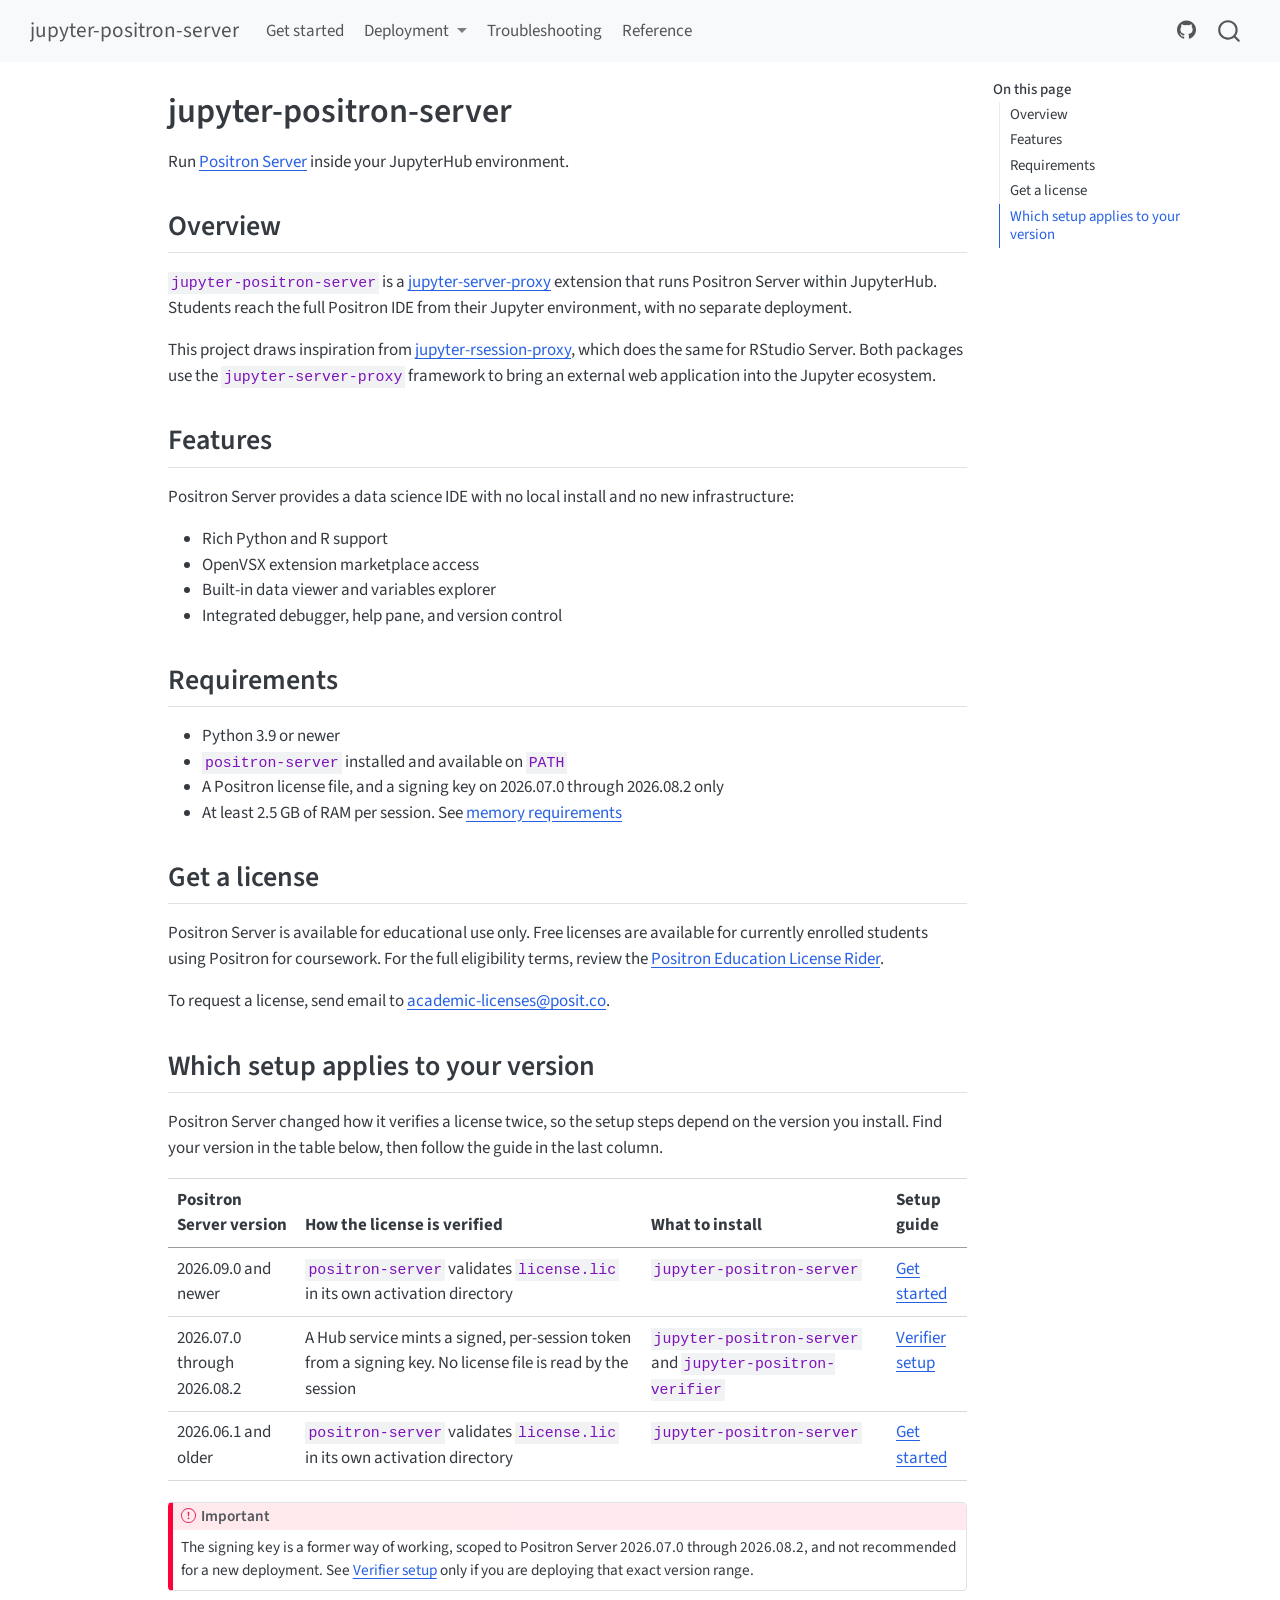
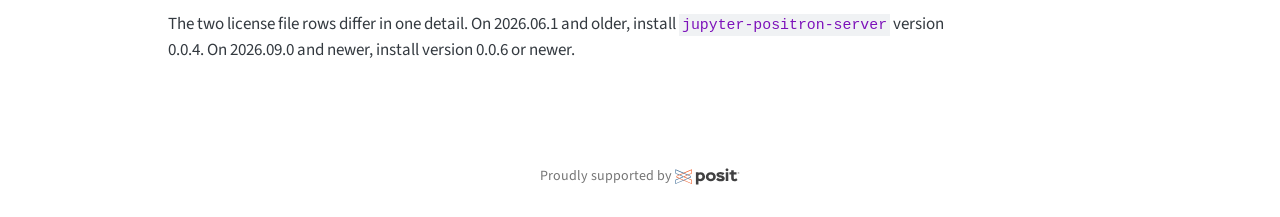
<file: index.html>
<!DOCTYPE html>
<html xmlns="http://www.w3.org/1999/xhtml" lang="en" xml:lang="en"><head>

<meta charset="utf-8">
<meta name="generator" content="quarto-1.10.19">

<meta name="viewport" content="width=device-width, initial-scale=1.0, user-scalable=yes">


<title>jupyter-positron-server</title>
<style>
/* Default styles provided by pandoc.
** See https://pandoc.org/MANUAL.html#variables-for-html for config info.
*/
span.smallcaps{font-variant: small-caps;}
div.columns{display: flex; gap: 1.5em;}
div.column{flex: auto;}
@media screen {
div.columns{gap: min(4vw, 1.5em);}
div.column{overflow-x: auto;}
}
div.hanging-indent{margin-left: 1.5em; text-indent: -1.5em;}
ul.task-list{list-style: none;}
ul.task-list li input[type="checkbox"] {
  width: 0.8em;
  margin: 0 0.8em 0.2em -1em; /* quarto-specific, see https://github.com/quarto-dev/quarto-cli/issues/4556 */ 
  vertical-align: middle;
}
</style>


<script src="site_libs/quarto-nav/quarto-nav.js"></script>
<script src="site_libs/clipboard/clipboard.min.js"></script>
<script src="site_libs/quarto-search/autocomplete.umd.js"></script>
<script src="site_libs/quarto-search/fuse.min.js"></script>
<script src="site_libs/quarto-search/quarto-search.js"></script>
<meta name="quarto:offset" content="./">
<script src="site_libs/quarto-html/quarto.js" type="module"></script>
<script src="site_libs/quarto-html/tabsets/tabsets.js" type="module"></script>
<script src="site_libs/quarto-html/popper.min.js"></script>
<script src="site_libs/quarto-html/tippy.umd.min.js"></script>
<script src="site_libs/quarto-html/anchor.min.js"></script>
<link href="site_libs/quarto-html/tippy.css" rel="stylesheet">
<link href="site_libs/quarto-html/quarto-syntax-highlighting-bf27225e3a48a9273f3daa8f8e829971.css" rel="stylesheet" id="quarto-text-highlighting-styles">
<script src="site_libs/bootstrap/bootstrap.min.js"></script>
<link href="site_libs/bootstrap/bootstrap-icons.css" rel="stylesheet">
<link href="site_libs/bootstrap/bootstrap-c4d3e0078a890bf3a79e9e11db7ee5ef.min.css" rel="stylesheet" append-hash="true" id="quarto-bootstrap" data-mode="light">
<script id="quarto-search-options" type="application/json">{
  "location": "navbar",
  "copy-button": false,
  "collapse-after": 3,
  "panel-placement": "end",
  "type": "overlay",
  "limit": 50,
  "keyboard-shortcut": [
    "f",
    "/",
    "s"
  ],
  "show-item-context": false,
  "language": {
    "search-no-results-text": "No results",
    "search-matching-documents-text": "matching documents",
    "search-copy-link-title": "Copy link to search",
    "search-hide-matches-text": "Hide additional matches",
    "search-more-match-text": "more match in this document",
    "search-more-matches-text": "more matches in this document",
    "search-clear-button-title": "Clear",
    "search-text-placeholder": "",
    "search-detached-cancel-button-title": "Cancel",
    "search-submit-button-title": "Submit",
    "search-label": "Search"
  }
}</script>


</head>

<body class="nav-fixed quarto-light">

<div id="quarto-search-results"></div>
  <header id="quarto-header" class="headroom fixed-top">
    <nav class="navbar navbar-expand-lg " data-bs-theme="dark">
      <div class="navbar-container container-fluid">
      <div class="navbar-brand-container mx-auto">
    <a class="navbar-brand" href="./index.html">
    <span class="navbar-title">jupyter-positron-server</span>
    </a>
  </div>
            <div id="quarto-search" class="" title="Search"></div>
          <button class="navbar-toggler" type="button" data-bs-toggle="collapse" data-bs-target="#navbarCollapse" aria-controls="navbarCollapse" role="menu" aria-expanded="false" aria-label="Toggle navigation" onclick="if (window.quartoToggleHeadroom) { window.quartoToggleHeadroom(); }">
  <span class="navbar-toggler-icon"></span>
</button>
          <div class="collapse navbar-collapse" id="navbarCollapse">
            <ul class="navbar-nav navbar-nav-scroll me-auto">
  <li class="nav-item">
    <a class="nav-link" href="./get_started.html"> 
<span class="menu-text">Get started</span></a>
  </li>  
  <li class="nav-item dropdown ">
    <a class="nav-link dropdown-toggle" href="#" id="nav-menu-deployment" role="link" data-bs-toggle="dropdown" aria-expanded="false">
 <span class="menu-text">Deployment</span>
    </a>
    <ul class="dropdown-menu" aria-labelledby="nav-menu-deployment">    
        <li>
    <a class="dropdown-item" href="./configuration.html">
 <span class="dropdown-text">Configuration</span></a>
  </li>  
        <li>
    <a class="dropdown-item" href="./deployment.html">
 <span class="dropdown-text">Templates</span></a>
  </li>  
    </ul>
  </li>
  <li class="nav-item">
    <a class="nav-link" href="./troubleshooting.html"> 
<span class="menu-text">Troubleshooting</span></a>
  </li>  
  <li class="nav-item">
    <a class="nav-link" href="./reference/index.html"> 
<span class="menu-text">Reference</span></a>
  </li>  
</ul>
            <ul class="navbar-nav navbar-nav-scroll ms-auto">
  <li class="nav-item compact">
    <a class="nav-link" href="https://github.com/posit-dev/jupyter-positron-server"> <i class="bi bi-github" role="img" aria-label="jupyter-positron-server GitHub">
</i> 
<span class="menu-text"></span></a>
  </li>  
</ul>
          </div> <!-- /navcollapse -->
            <div class="quarto-navbar-tools">
</div>
      </div> <!-- /container-fluid -->
    </nav>
</header>
<!-- content -->
<div id="quarto-content" class="quarto-container page-columns page-rows-contents page-layout-article page-navbar">
<!-- sidebar -->
<!-- margin-sidebar -->
    <div id="quarto-margin-sidebar" class="sidebar margin-sidebar">
        <nav id="TOC" role="doc-toc" class="toc-active">
    <h2 id="toc-title">On this page</h2>
   
  <ul>
  <li><a href="#overview" id="toc-overview" class="nav-link active" data-scroll-target="#overview">Overview</a></li>
  <li><a href="#features" id="toc-features" class="nav-link" data-scroll-target="#features">Features</a></li>
  <li><a href="#requirements" id="toc-requirements" class="nav-link" data-scroll-target="#requirements">Requirements</a></li>
  <li><a href="#get-a-license" id="toc-get-a-license" class="nav-link" data-scroll-target="#get-a-license">Get a license</a></li>
  <li><a href="#which-setup-applies-to-your-version" id="toc-which-setup-applies-to-your-version" class="nav-link" data-scroll-target="#which-setup-applies-to-your-version">Which setup applies to your version</a></li>
  </ul>
</nav>
    </div>
<!-- main -->
<main class="content" id="quarto-document-content">

<header id="title-block-header" class="quarto-title-block default">
<div class="quarto-title">
<h1 class="title">jupyter-positron-server</h1>
</div>



<div class="quarto-title-meta">

    
  
    
  </div>
  


</header>


<p>Run <a href="https://github.com/posit-dev/positron">Positron Server</a> inside your JupyterHub environment.</p>
<section id="overview" class="level2">
<h2 class="anchored" data-anchor-id="overview">Overview</h2>
<p><code>jupyter-positron-server</code> is a <a href="https://jupyter-server-proxy.readthedocs.io/">jupyter-server-proxy</a> extension that runs Positron Server within JupyterHub. Students reach the full Positron IDE from their Jupyter environment, with no separate deployment.</p>
<p>This project draws inspiration from <a href="https://github.com/jupyterhub/jupyter-rsession-proxy">jupyter-rsession-proxy</a>, which does the same for RStudio Server. Both packages use the <code>jupyter-server-proxy</code> framework to bring an external web application into the Jupyter ecosystem.</p>
</section>
<section id="features" class="level2">
<h2 class="anchored" data-anchor-id="features">Features</h2>
<p>Positron Server provides a data science IDE with no local install and no new infrastructure:</p>
<ul>
<li>Rich Python and R support</li>
<li>OpenVSX extension marketplace access</li>
<li>Built-in data viewer and variables explorer</li>
<li>Integrated debugger, help pane, and version control</li>
</ul>
</section>
<section id="requirements" class="level2">
<h2 class="anchored" data-anchor-id="requirements">Requirements</h2>
<ul>
<li>Python 3.9 or newer</li>
<li><code>positron-server</code> installed and available on <code>PATH</code></li>
<li>A Positron license file, and a signing key on 2026.07.0 through 2026.08.2 only</li>
<li>At least 2.5 GB of RAM per session. See <a href="./configuration.html#memory-requirements">memory requirements</a></li>
</ul>
</section>
<section id="get-a-license" class="level2">
<h2 class="anchored" data-anchor-id="get-a-license">Get a license</h2>
<p>Positron Server is available for educational use only. Free licenses are available for currently enrolled students using Positron for coursework. For the full eligibility terms, review the <a href="https://github.com/posit-dev/positron/blob/main/LICENSE.txt">Positron Education License Rider</a>.</p>
<p>To request a license, send email to <a href="mailto:academic-licenses@posit.co">academic-licenses@posit.co</a>.</p>
</section>
<section id="which-setup-applies-to-your-version" class="level2">
<h2 class="anchored" data-anchor-id="which-setup-applies-to-your-version">Which setup applies to your version</h2>
<p>Positron Server changed how it verifies a license twice, so the setup steps depend on the version you install. Find your version in the table below, then follow the guide in the last column.</p>
<table class="caption-top table">
<thead>
<tr class="header">
<th>Positron Server version</th>
<th>How the license is verified</th>
<th>What to install</th>
<th>Setup guide</th>
</tr>
</thead>
<tbody>
<tr class="odd">
<td>2026.09.0 and newer</td>
<td><code>positron-server</code> validates <code>license.lic</code> in its own activation directory</td>
<td><code>jupyter-positron-server</code></td>
<td><a href="./get_started.html">Get started</a></td>
</tr>
<tr class="even">
<td>2026.07.0 through 2026.08.2</td>
<td>A Hub service mints a signed, per-session token from a signing key. No license file is read by the session</td>
<td><code>jupyter-positron-server</code> and <code>jupyter-positron-verifier</code></td>
<td><a href="./verifier_get_started.html">Verifier setup</a></td>
</tr>
<tr class="odd">
<td>2026.06.1 and older</td>
<td><code>positron-server</code> validates <code>license.lic</code> in its own activation directory</td>
<td><code>jupyter-positron-server</code></td>
<td><a href="./get_started.html">Get started</a></td>
</tr>
</tbody>
</table>
<div class="callout callout-style-default callout-important callout-titled">
<div class="callout-header d-flex align-content-center">
<div class="callout-icon-container">
<i class="callout-icon"></i>
</div>
<div class="callout-title-container flex-fill">
Important
</div>
</div>
<div class="callout-body-container callout-body">
<p>The signing key is a former way of working, scoped to Positron Server 2026.07.0 through 2026.08.2, and not recommended for a new deployment. See <a href="./verifier_get_started.html">Verifier setup</a> only if you are deploying that exact version range.</p>
</div>
</div>
<p>The two license file rows differ in one detail. On 2026.06.1 and older, install <code>jupyter-positron-server</code> version 0.0.4. On 2026.09.0 and newer, install version 0.0.6 or newer.</p>


</section>

</main> <!-- /main -->
<script id="quarto-html-after-body" type="application/javascript">
  window.document.addEventListener("DOMContentLoaded", function (event) {
    const icon = "";
    const anchorJS = new window.AnchorJS();
    anchorJS.options = {
      placement: 'right',
      icon: icon
    };
    anchorJS.add('.anchored');
    const isCodeAnnotation = (el) => {
      for (const clz of el.classList) {
        if (clz.startsWith('code-annotation-')) {                     
          return true;
        }
      }
      return false;
    }
    const onCopySuccess = function(e) {
      // button target
      const button = e.trigger;
      // don't keep focus
      button.blur();
      // flash "checked"
      button.classList.add('code-copy-button-checked');
      var currentTitle = button.getAttribute("title");
      button.setAttribute("title", "Copied!");
      let tooltip;
      if (window.bootstrap) {
        button.setAttribute("data-bs-toggle", "tooltip");
        button.setAttribute("data-bs-placement", "left");
        button.setAttribute("data-bs-title", "Copied!");
        tooltip = new bootstrap.Tooltip(button, 
          { trigger: "manual", 
            customClass: "code-copy-button-tooltip",
            offset: [0, -8]});
        tooltip.show();    
      }
      setTimeout(function() {
        if (tooltip) {
          tooltip.hide();
          button.removeAttribute("data-bs-title");
          button.removeAttribute("data-bs-toggle");
          button.removeAttribute("data-bs-placement");
        }
        button.setAttribute("title", currentTitle);
        button.classList.remove('code-copy-button-checked');
      }, 1000);
      // clear code selection
      e.clearSelection();
    }
    const getTextToCopy = function(trigger) {
      const outerScaffold = trigger.parentElement.cloneNode(true);
      const codeEl = outerScaffold.querySelector('code');
      for (const childEl of codeEl.children) {
        if (isCodeAnnotation(childEl)) {
          childEl.remove();
        }
      }
      return codeEl.innerText;
    }
    const clipboard = new window.ClipboardJS('.code-copy-button:not([data-in-quarto-modal])', {
      text: getTextToCopy
    });
    clipboard.on('success', onCopySuccess);
    if (window.document.getElementById('quarto-embedded-source-code-modal')) {
      const clipboardModal = new window.ClipboardJS('.code-copy-button[data-in-quarto-modal]', {
        text: getTextToCopy,
        container: window.document.getElementById('quarto-embedded-source-code-modal')
      });
      clipboardModal.on('success', onCopySuccess);
    }
      var localhostRegex = new RegExp(/^(?:http|https):\/\/localhost\:?[0-9]*\//);
      var mailtoRegex = new RegExp(/^mailto:/);
        var filterRegex = new RegExp('/' + window.location.host + '/');
      var isInternal = (href) => {
          return filterRegex.test(href) || localhostRegex.test(href) || mailtoRegex.test(href);
      }
      // Inspect non-navigation links and adorn them if external
     var links = window.document.querySelectorAll('a[href]:not(.nav-link):not(.navbar-brand):not(.toc-action):not(.sidebar-link):not(.sidebar-item-toggle):not(.pagination-link):not(.no-external):not([aria-hidden]):not(.dropdown-item):not(.quarto-navigation-tool):not(.about-link)');
      for (var i=0; i<links.length; i++) {
        const link = links[i];
        if (!isInternal(link.href)) {
          // undo the damage that might have been done by quarto-nav.js in the case of
          // links that we want to consider external
          if (link.dataset.originalHref !== undefined) {
            link.href = link.dataset.originalHref;
          }
        }
      }
    function tippyHover(el, contentFn, onTriggerFn, onUntriggerFn) {
      const config = {
        allowHTML: true,
        maxWidth: 500,
        delay: 100,
        arrow: false,
        appendTo: function(el) {
            return el.parentElement;
        },
        interactive: true,
        interactiveBorder: 10,
        theme: 'quarto',
        placement: 'bottom-start',
      };
      if (contentFn) {
        config.content = contentFn;
      }
      if (onTriggerFn) {
        config.onTrigger = onTriggerFn;
      }
      if (onUntriggerFn) {
        config.onUntrigger = onUntriggerFn;
      }
      window.tippy(el, config); 
    }
    const noterefs = window.document.querySelectorAll('a[role="doc-noteref"]');
    for (var i=0; i<noterefs.length; i++) {
      const ref = noterefs[i];
      tippyHover(ref, function() {
        // use id or data attribute instead here
        let href = ref.getAttribute('data-footnote-href') || ref.getAttribute('href');
        try { href = new URL(href).hash; } catch {}
        const id = href.replace(/^#\/?/, "");
        const note = window.document.getElementById(id);
        if (note) {
          return note.innerHTML;
        } else {
          return "";
        }
      });
    }
    const xrefs = window.document.querySelectorAll('a.quarto-xref');
    const processXRef = (id, note) => {
      // Strip column container classes
      const stripColumnClz = (el) => {
        el.classList.remove("page-full", "page-columns");
        if (el.children) {
          for (const child of el.children) {
            stripColumnClz(child);
          }
        }
      }
      stripColumnClz(note)
      if (id === null || id.startsWith('sec-')) {
        // Special case sections, only their first couple elements
        const container = document.createElement("div");
        if (note.children && note.children.length > 2) {
          container.appendChild(note.children[0].cloneNode(true));
          for (let i = 1; i < note.children.length; i++) {
            const child = note.children[i];
            if (child.tagName === "P" && child.innerText === "") {
              continue;
            } else {
              container.appendChild(child.cloneNode(true));
              break;
            }
          }
          if (window.Quarto?.typesetMath) {
            window.Quarto.typesetMath(container);
          }
          return container.innerHTML
        } else {
          if (window.Quarto?.typesetMath) {
            window.Quarto.typesetMath(note);
          }
          return note.innerHTML;
        }
      } else {
        // Remove any anchor links if they are present
        const anchorLink = note.querySelector('a.anchorjs-link');
        if (anchorLink) {
          anchorLink.remove();
        }
        if (window.Quarto?.typesetMath) {
          window.Quarto.typesetMath(note);
        }
        if (note.classList.contains("callout")) {
          return note.outerHTML;
        } else {
          return note.innerHTML;
        }
      }
    }
    for (var i=0; i<xrefs.length; i++) {
      const xref = xrefs[i];
      tippyHover(xref, undefined, function(instance) {
        instance.disable();
        let url = xref.getAttribute('href');
        let hash = undefined; 
        if (url.startsWith('#')) {
          hash = url;
        } else {
          try { hash = new URL(url).hash; } catch {}
        }
        if (hash) {
          const id = hash.replace(/^#\/?/, "");
          const note = window.document.getElementById(id);
          if (note !== null) {
            try {
              const html = processXRef(id, note.cloneNode(true));
              instance.setContent(html);
            } finally {
              instance.enable();
              instance.show();
            }
          } else {
            // See if we can fetch this
            fetch(url.split('#')[0])
            .then(res => res.text())
            .then(html => {
              const parser = new DOMParser();
              const htmlDoc = parser.parseFromString(html, "text/html");
              const note = htmlDoc.getElementById(id);
              if (note !== null) {
                const html = processXRef(id, note);
                instance.setContent(html);
              } 
            }).finally(() => {
              instance.enable();
              instance.show();
            });
          }
        } else {
          // See if we can fetch a full url (with no hash to target)
          // This is a special case and we should probably do some content thinning / targeting
          fetch(url)
          .then(res => res.text())
          .then(html => {
            const parser = new DOMParser();
            const htmlDoc = parser.parseFromString(html, "text/html");
            const note = htmlDoc.querySelector('main.content');
            if (note !== null) {
              // This should only happen for chapter cross references
              // (since there is no id in the URL)
              // remove the first header
              if (note.children.length > 0 && note.children[0].tagName === "HEADER") {
                note.children[0].remove();
              }
              const html = processXRef(null, note);
              instance.setContent(html);
            } 
          }).finally(() => {
            instance.enable();
            instance.show();
          });
        }
      }, function(instance) {
      });
    }
        let selectedAnnoteEl;
        const selectorForAnnotation = ( cell, annotation) => {
          let cellAttr = 'data-code-cell="' + cell + '"';
          let lineAttr = 'data-code-annotation="' +  annotation + '"';
          const selector = 'span[' + cellAttr + '][' + lineAttr + ']';
          return selector;
        }
        const selectCodeLines = (annoteEl) => {
          const doc = window.document;
          const targetCell = annoteEl.getAttribute("data-target-cell");
          const targetAnnotation = annoteEl.getAttribute("data-target-annotation");
          const annoteSpan = window.document.querySelector(selectorForAnnotation(targetCell, targetAnnotation));
          const lines = annoteSpan.getAttribute("data-code-lines").split(",");
          const lineIds = lines.map((line) => {
            return targetCell + "-" + line;
          })
          let top = null;
          let height = null;
          let parent = null;
          if (lineIds.length > 0) {
              //compute the position of the single el (top and bottom and make a div)
              const el = window.document.getElementById(lineIds[0]);
              top = el.offsetTop;
              height = el.offsetHeight;
              parent = el.parentElement.parentElement;
            if (lineIds.length > 1) {
              const lastEl = window.document.getElementById(lineIds[lineIds.length - 1]);
              const bottom = lastEl.offsetTop + lastEl.offsetHeight;
              height = bottom - top;
            }
            if (top !== null && height !== null && parent !== null) {
              // cook up a div (if necessary) and position it 
              let div = window.document.getElementById("code-annotation-line-highlight");
              if (div === null) {
                div = window.document.createElement("div");
                div.setAttribute("id", "code-annotation-line-highlight");
                div.style.position = 'absolute';
                parent.appendChild(div);
              }
              div.style.top = top - 2 + "px";
              div.style.height = height + 4 + "px";
              div.style.left = 0;
              let gutterDiv = window.document.getElementById("code-annotation-line-highlight-gutter");
              if (gutterDiv === null) {
                gutterDiv = window.document.createElement("div");
                gutterDiv.setAttribute("id", "code-annotation-line-highlight-gutter");
                gutterDiv.style.position = 'absolute';
                const codeCell = window.document.getElementById(targetCell);
                const gutter = codeCell.querySelector('.code-annotation-gutter');
                gutter.appendChild(gutterDiv);
              }
              gutterDiv.style.top = top - 2 + "px";
              gutterDiv.style.height = height + 4 + "px";
            }
            selectedAnnoteEl = annoteEl;
          }
        };
        const unselectCodeLines = () => {
          const elementsIds = ["code-annotation-line-highlight", "code-annotation-line-highlight-gutter"];
          elementsIds.forEach((elId) => {
            const div = window.document.getElementById(elId);
            if (div) {
              div.remove();
            }
          });
          selectedAnnoteEl = undefined;
        };
          // Handle positioning of the toggle
      window.addEventListener(
        "resize",
        throttle(() => {
          elRect = undefined;
          if (selectedAnnoteEl) {
            selectCodeLines(selectedAnnoteEl);
          }
        }, 10)
      );
      function throttle(fn, ms) {
      let throttle = false;
      let timer;
        return (...args) => {
          if(!throttle) { // first call gets through
              fn.apply(this, args);
              throttle = true;
          } else { // all the others get throttled
              if(timer) clearTimeout(timer); // cancel #2
              timer = setTimeout(() => {
                fn.apply(this, args);
                timer = throttle = false;
              }, ms);
          }
        };
      }
        // Attach click handler to the DT
        const annoteDls = window.document.querySelectorAll('dt[data-target-cell]');
        for (const annoteDlNode of annoteDls) {
          annoteDlNode.addEventListener('click', (event) => {
            const clickedEl = event.target;
            if (clickedEl !== selectedAnnoteEl) {
              unselectCodeLines();
              const activeEl = window.document.querySelector('dt[data-target-cell].code-annotation-active');
              if (activeEl) {
                activeEl.classList.remove('code-annotation-active');
              }
              selectCodeLines(clickedEl);
              clickedEl.classList.add('code-annotation-active');
            } else {
              // Unselect the line
              unselectCodeLines();
              clickedEl.classList.remove('code-annotation-active');
            }
          });
        }
    const findCites = (el) => {
      const parentEl = el.parentElement;
      if (parentEl) {
        const cites = parentEl.dataset.cites;
        if (cites) {
          return {
            el,
            cites: cites.split(' ')
          };
        } else {
          return findCites(el.parentElement)
        }
      } else {
        return undefined;
      }
    };
    var bibliorefs = window.document.querySelectorAll('a[role="doc-biblioref"]');
    for (var i=0; i<bibliorefs.length; i++) {
      const ref = bibliorefs[i];
      const citeInfo = findCites(ref);
      if (citeInfo) {
        tippyHover(citeInfo.el, function() {
          var popup = window.document.createElement('div');
          citeInfo.cites.forEach(function(cite) {
            var citeDiv = window.document.createElement('div');
            citeDiv.classList.add('hanging-indent');
            citeDiv.classList.add('csl-entry');
            var biblioDiv = window.document.getElementById('ref-' + cite);
            if (biblioDiv) {
              citeDiv.innerHTML = biblioDiv.innerHTML;
            }
            popup.appendChild(citeDiv);
          });
          return popup.innerHTML;
        });
      }
    }
  });
  </script>
</div> <!-- /content -->
<footer class="footer">
  <div class="nav-footer">
    <div class="nav-footer-left">
      &nbsp;
    </div>   
    <div class="nav-footer-center">
<p>Proudly supported by <a href="https://posit.co/"><img src="images/posit-logo.svg" class="img-fluid" alt="Posit PBC" width="65"></a></p>
</div>
    <div class="nav-footer-right">
      &nbsp;
    </div>
  </div>
</footer>




</body></html>
</file>
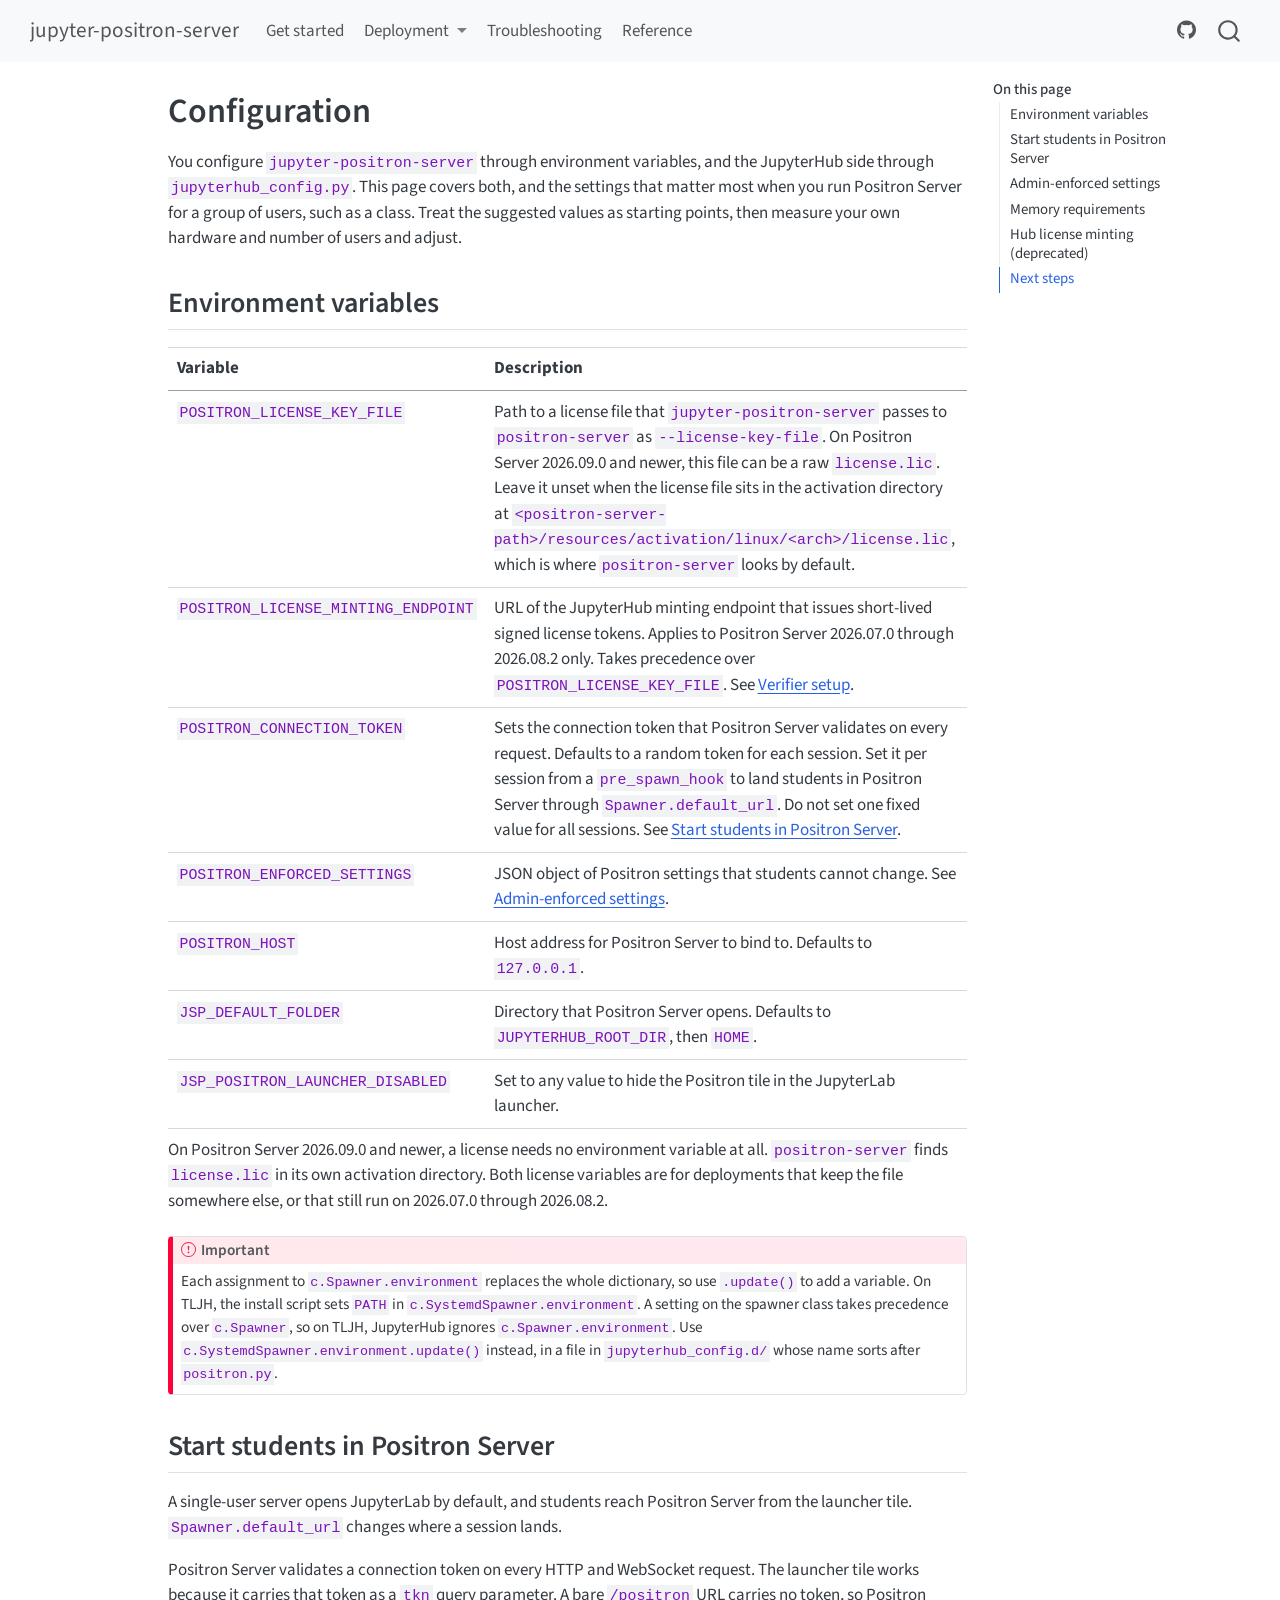
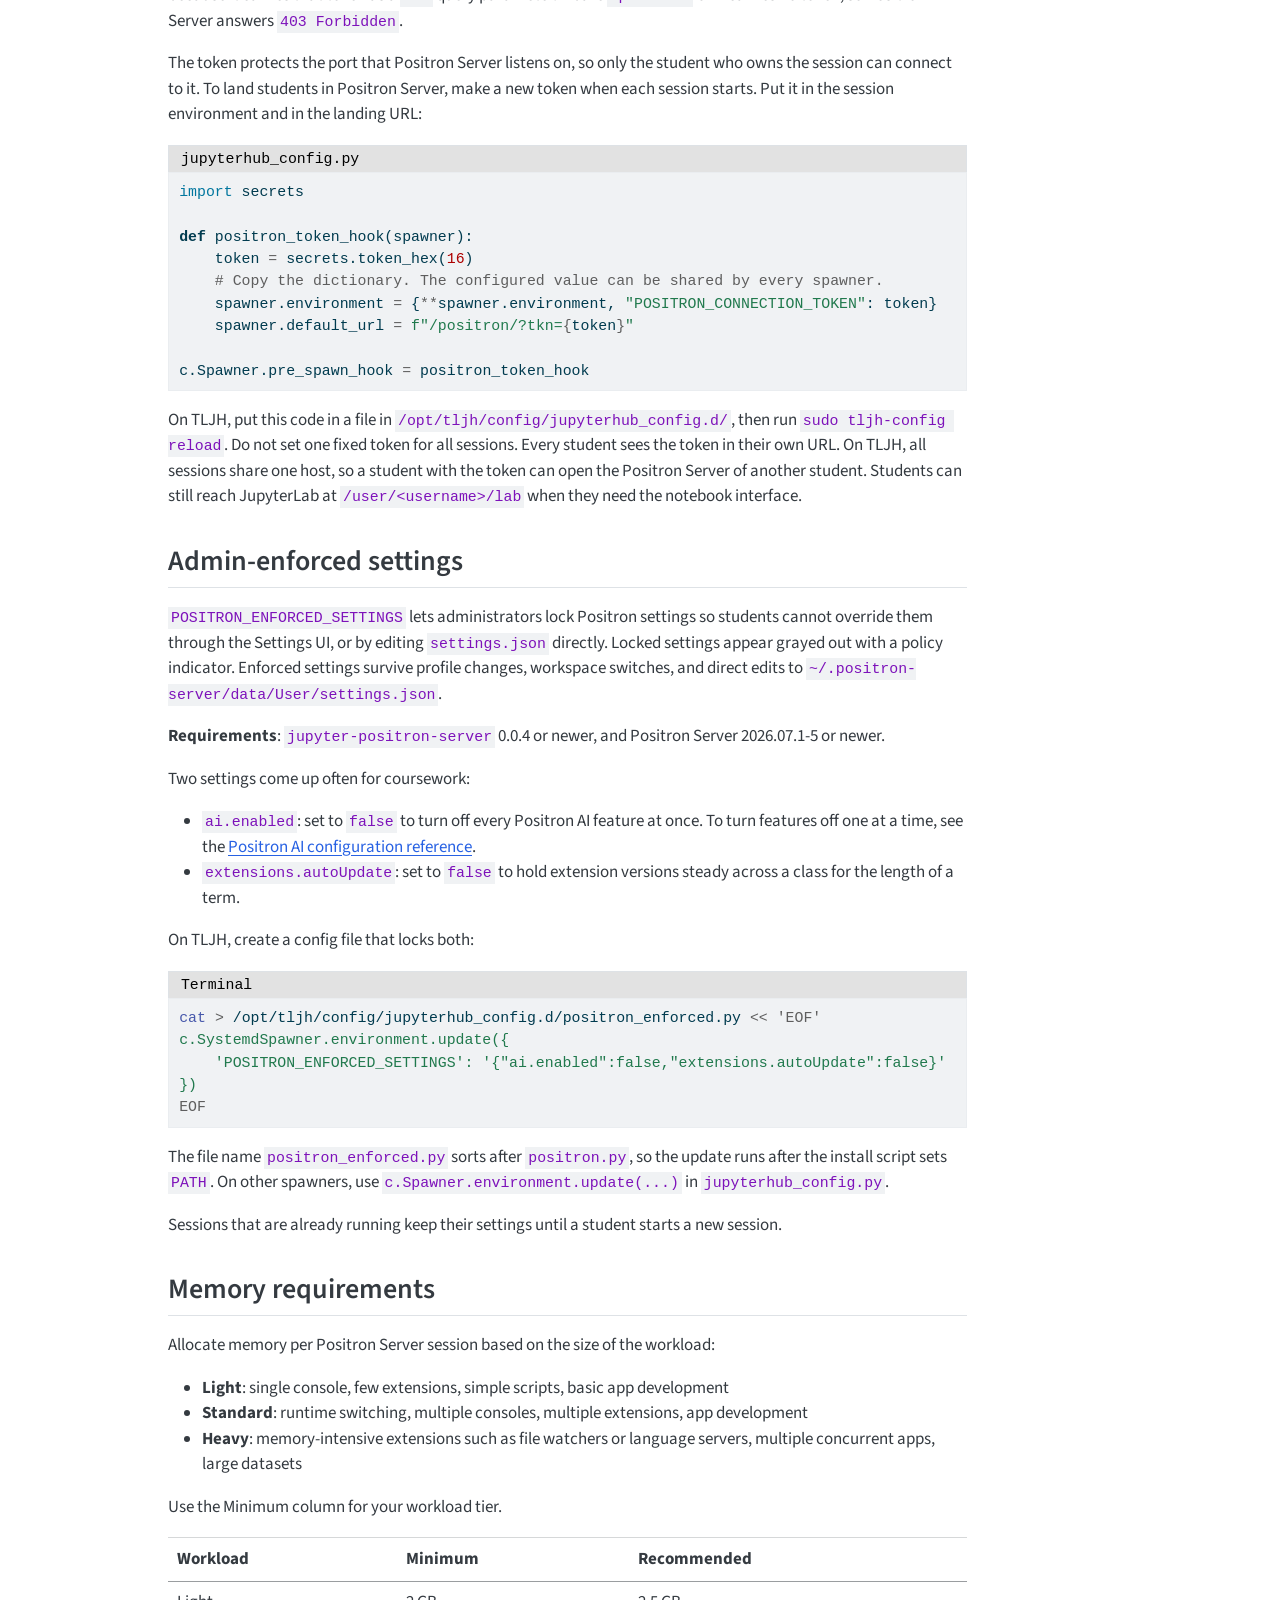
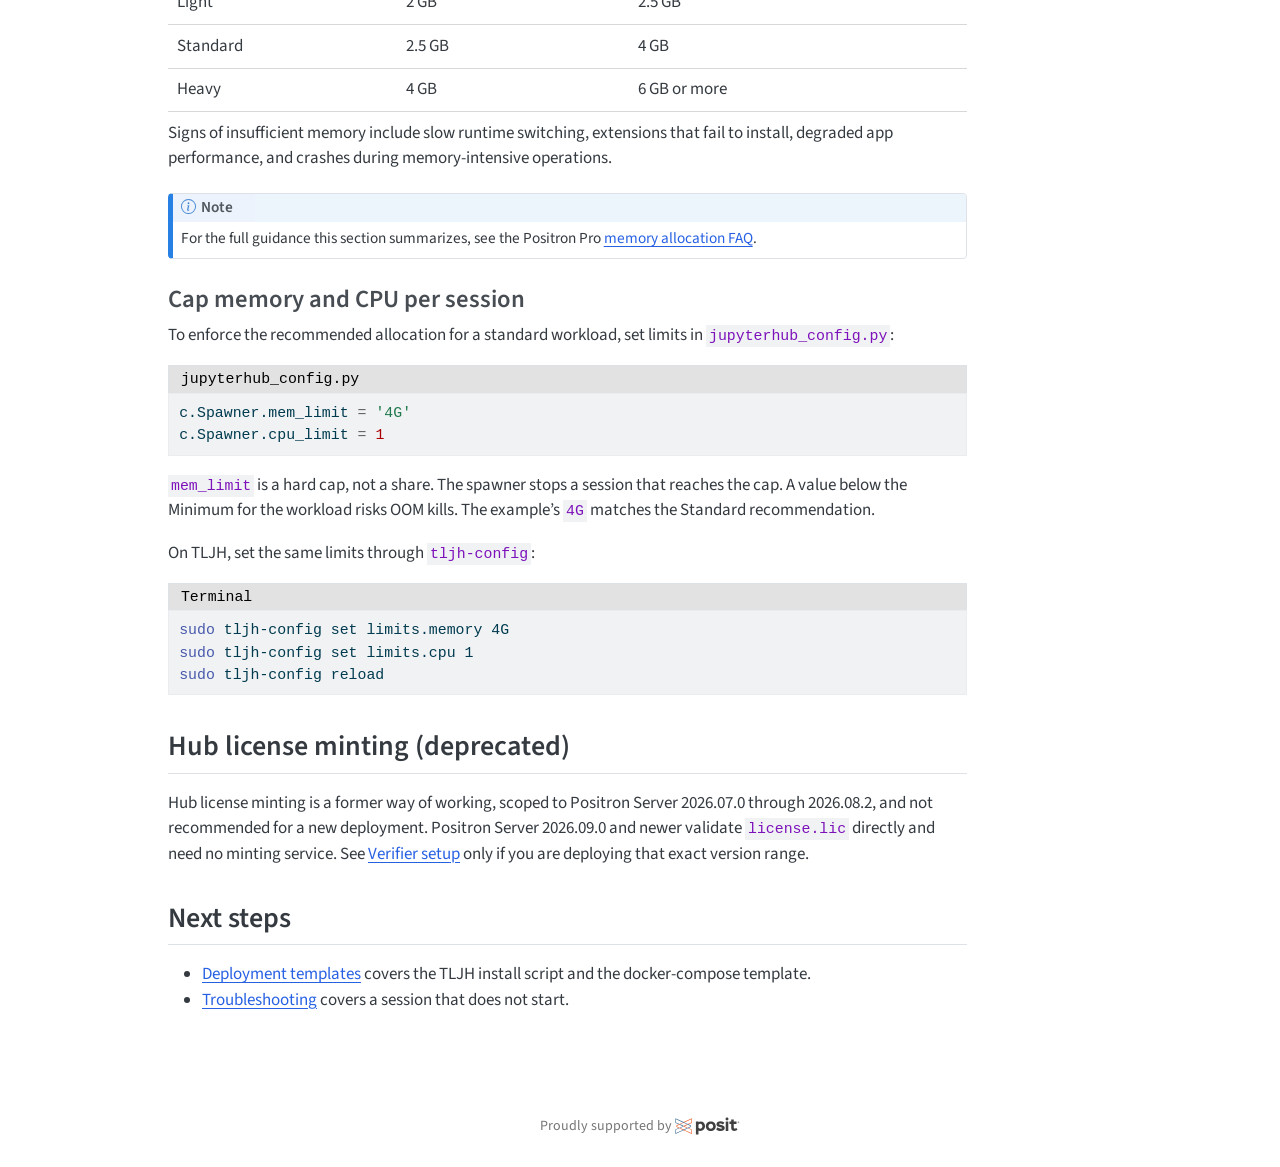
<file: configuration.html>
<!DOCTYPE html>
<html xmlns="http://www.w3.org/1999/xhtml" lang="en" xml:lang="en"><head>

<meta charset="utf-8">
<meta name="generator" content="quarto-1.10.19">

<meta name="viewport" content="width=device-width, initial-scale=1.0, user-scalable=yes">


<title>Configuration – jupyter-positron-server</title>
<style>
/* Default styles provided by pandoc.
** See https://pandoc.org/MANUAL.html#variables-for-html for config info.
*/
span.smallcaps{font-variant: small-caps;}
div.columns{display: flex; gap: 1.5em;}
div.column{flex: auto;}
@media screen {
div.columns{gap: min(4vw, 1.5em);}
div.column{overflow-x: auto;}
}
div.hanging-indent{margin-left: 1.5em; text-indent: -1.5em;}
ul.task-list{list-style: none;}
ul.task-list li input[type="checkbox"] {
  width: 0.8em;
  margin: 0 0.8em 0.2em -1em; /* quarto-specific, see https://github.com/quarto-dev/quarto-cli/issues/4556 */ 
  vertical-align: middle;
}
/* CSS for syntax highlighting */
html { -webkit-text-size-adjust: 100%; }
pre > code.sourceCode { white-space: pre; position: relative; }
pre > code.sourceCode > span { display: inline-block; line-height: 1.25; }
pre > code.sourceCode > span:empty { height: 1.2em; }
.sourceCode { overflow: visible; }
code.sourceCode > span { color: inherit; text-decoration: inherit; }
div.sourceCode { margin: 1em 0; }
pre.sourceCode { margin: 0; }
@media screen {
div.sourceCode { overflow: auto; }
}
@media print {
pre > code.sourceCode { white-space: pre-wrap; }
pre > code.sourceCode > span { text-indent: -5em; padding-left: 5em; }
}
pre.numberSource code
  { counter-reset: source-line 0; }
pre.numberSource code > span
  { position: relative; left: -4em; counter-increment: source-line; }
pre.numberSource code > span > a:first-child::before
  { content: counter(source-line);
    position: relative; left: -1em; text-align: right; vertical-align: baseline;
    border: none; display: inline-block;
    -webkit-touch-callout: none; -webkit-user-select: none;
    -khtml-user-select: none; -moz-user-select: none;
    -ms-user-select: none; user-select: none;
    padding: 0 4px; width: 4em;
  }
pre.numberSource { margin-left: 3em;  padding-left: 4px; }
div.sourceCode
  {   }
@media screen {
pre > code.sourceCode > span > a:first-child::before { text-decoration: underline; }
}
</style>


<script src="site_libs/quarto-nav/quarto-nav.js"></script>
<script src="site_libs/clipboard/clipboard.min.js"></script>
<script src="site_libs/quarto-search/autocomplete.umd.js"></script>
<script src="site_libs/quarto-search/fuse.min.js"></script>
<script src="site_libs/quarto-search/quarto-search.js"></script>
<meta name="quarto:offset" content="./">
<script src="site_libs/quarto-html/quarto.js" type="module"></script>
<script src="site_libs/quarto-html/tabsets/tabsets.js" type="module"></script>
<script src="site_libs/quarto-html/popper.min.js"></script>
<script src="site_libs/quarto-html/tippy.umd.min.js"></script>
<script src="site_libs/quarto-html/anchor.min.js"></script>
<link href="site_libs/quarto-html/tippy.css" rel="stylesheet">
<link href="site_libs/quarto-html/quarto-syntax-highlighting-bf27225e3a48a9273f3daa8f8e829971.css" rel="stylesheet" id="quarto-text-highlighting-styles">
<script src="site_libs/bootstrap/bootstrap.min.js"></script>
<link href="site_libs/bootstrap/bootstrap-icons.css" rel="stylesheet">
<link href="site_libs/bootstrap/bootstrap-c4d3e0078a890bf3a79e9e11db7ee5ef.min.css" rel="stylesheet" append-hash="true" id="quarto-bootstrap" data-mode="light">
<script id="quarto-search-options" type="application/json">{
  "location": "navbar",
  "copy-button": false,
  "collapse-after": 3,
  "panel-placement": "end",
  "type": "overlay",
  "limit": 50,
  "keyboard-shortcut": [
    "f",
    "/",
    "s"
  ],
  "show-item-context": false,
  "language": {
    "search-no-results-text": "No results",
    "search-matching-documents-text": "matching documents",
    "search-copy-link-title": "Copy link to search",
    "search-hide-matches-text": "Hide additional matches",
    "search-more-match-text": "more match in this document",
    "search-more-matches-text": "more matches in this document",
    "search-clear-button-title": "Clear",
    "search-text-placeholder": "",
    "search-detached-cancel-button-title": "Cancel",
    "search-submit-button-title": "Submit",
    "search-label": "Search"
  }
}</script>


</head>

<body class="nav-fixed quarto-light">

<div id="quarto-search-results"></div>
  <header id="quarto-header" class="headroom fixed-top">
    <nav class="navbar navbar-expand-lg " data-bs-theme="dark">
      <div class="navbar-container container-fluid">
      <div class="navbar-brand-container mx-auto">
    <a class="navbar-brand" href="./index.html">
    <span class="navbar-title">jupyter-positron-server</span>
    </a>
  </div>
            <div id="quarto-search" class="" title="Search"></div>
          <button class="navbar-toggler" type="button" data-bs-toggle="collapse" data-bs-target="#navbarCollapse" aria-controls="navbarCollapse" role="menu" aria-expanded="false" aria-label="Toggle navigation" onclick="if (window.quartoToggleHeadroom) { window.quartoToggleHeadroom(); }">
  <span class="navbar-toggler-icon"></span>
</button>
          <div class="collapse navbar-collapse" id="navbarCollapse">
            <ul class="navbar-nav navbar-nav-scroll me-auto">
  <li class="nav-item">
    <a class="nav-link" href="./get_started.html"> 
<span class="menu-text">Get started</span></a>
  </li>  
  <li class="nav-item dropdown ">
    <a class="nav-link dropdown-toggle" href="#" id="nav-menu-deployment" role="link" data-bs-toggle="dropdown" aria-expanded="false">
 <span class="menu-text">Deployment</span>
    </a>
    <ul class="dropdown-menu" aria-labelledby="nav-menu-deployment">    
        <li>
    <a class="dropdown-item" href="./configuration.html">
 <span class="dropdown-text">Configuration</span></a>
  </li>  
        <li>
    <a class="dropdown-item" href="./deployment.html">
 <span class="dropdown-text">Templates</span></a>
  </li>  
    </ul>
  </li>
  <li class="nav-item">
    <a class="nav-link" href="./troubleshooting.html"> 
<span class="menu-text">Troubleshooting</span></a>
  </li>  
  <li class="nav-item">
    <a class="nav-link" href="./reference/index.html"> 
<span class="menu-text">Reference</span></a>
  </li>  
</ul>
            <ul class="navbar-nav navbar-nav-scroll ms-auto">
  <li class="nav-item compact">
    <a class="nav-link" href="https://github.com/posit-dev/jupyter-positron-server"> <i class="bi bi-github" role="img" aria-label="jupyter-positron-server GitHub">
</i> 
<span class="menu-text"></span></a>
  </li>  
</ul>
          </div> <!-- /navcollapse -->
            <div class="quarto-navbar-tools">
</div>
      </div> <!-- /container-fluid -->
    </nav>
</header>
<!-- content -->
<div id="quarto-content" class="quarto-container page-columns page-rows-contents page-layout-article page-navbar">
<!-- sidebar -->
<!-- margin-sidebar -->
    <div id="quarto-margin-sidebar" class="sidebar margin-sidebar">
        <nav id="TOC" role="doc-toc" class="toc-active">
    <h2 id="toc-title">On this page</h2>
   
  <ul>
  <li><a href="#environment-variables" id="toc-environment-variables" class="nav-link active" data-scroll-target="#environment-variables">Environment variables</a></li>
  <li><a href="#start-students-in-positron-server" id="toc-start-students-in-positron-server" class="nav-link" data-scroll-target="#start-students-in-positron-server">Start students in Positron Server</a></li>
  <li><a href="#admin-enforced-settings" id="toc-admin-enforced-settings" class="nav-link" data-scroll-target="#admin-enforced-settings">Admin-enforced settings</a></li>
  <li><a href="#memory-requirements" id="toc-memory-requirements" class="nav-link" data-scroll-target="#memory-requirements">Memory requirements</a>
  <ul class="collapse">
  <li><a href="#cap-memory-and-cpu-per-session" id="toc-cap-memory-and-cpu-per-session" class="nav-link" data-scroll-target="#cap-memory-and-cpu-per-session">Cap memory and CPU per session</a></li>
  </ul></li>
  <li><a href="#hub-license-minting-deprecated" id="toc-hub-license-minting-deprecated" class="nav-link" data-scroll-target="#hub-license-minting-deprecated">Hub license minting (deprecated)</a></li>
  <li><a href="#next-steps" id="toc-next-steps" class="nav-link" data-scroll-target="#next-steps">Next steps</a></li>
  </ul>
</nav>
    </div>
<!-- main -->
<main class="content" id="quarto-document-content">

<header id="title-block-header" class="quarto-title-block default">
<div class="quarto-title">
<h1 class="title">Configuration</h1>
</div>



<div class="quarto-title-meta">

    
  
    
  </div>
  


</header>


<p>You configure <code>jupyter-positron-server</code> through environment variables, and the JupyterHub side through <code>jupyterhub_config.py</code>. This page covers both, and the settings that matter most when you run Positron Server for a group of users, such as a class. Treat the suggested values as starting points, then measure your own hardware and number of users and adjust.</p>
<section id="environment-variables" class="level2">
<h2 class="anchored" data-anchor-id="environment-variables">Environment variables</h2>
<table class="caption-top table">
<thead>
<tr class="header">
<th>Variable</th>
<th>Description</th>
</tr>
</thead>
<tbody>
<tr class="odd">
<td><code>POSITRON_LICENSE_KEY_FILE</code></td>
<td>Path to a license file that <code>jupyter-positron-server</code> passes to <code>positron-server</code> as <code>--license-key-file</code>. On Positron Server 2026.09.0 and newer, this file can be a raw <code>license.lic</code>. Leave it unset when the license file sits in the activation directory at <code>&lt;positron-server-path&gt;/resources/activation/linux/&lt;arch&gt;/license.lic</code>, which is where <code>positron-server</code> looks by default.</td>
</tr>
<tr class="even">
<td><code>POSITRON_LICENSE_MINTING_ENDPOINT</code></td>
<td>URL of the JupyterHub minting endpoint that issues short-lived signed license tokens. Applies to Positron Server 2026.07.0 through 2026.08.2 only. Takes precedence over <code>POSITRON_LICENSE_KEY_FILE</code>. See <a href="./verifier_get_started.html">Verifier setup</a>.</td>
</tr>
<tr class="odd">
<td><code>POSITRON_CONNECTION_TOKEN</code></td>
<td>Sets the connection token that Positron Server validates on every request. Defaults to a random token for each session. Set it per session from a <code>pre_spawn_hook</code> to land students in Positron Server through <code>Spawner.default_url</code>. Do not set one fixed value for all sessions. See <a href="#start-students-in-positron-server">Start students in Positron Server</a>.</td>
</tr>
<tr class="even">
<td><code>POSITRON_ENFORCED_SETTINGS</code></td>
<td>JSON object of Positron settings that students cannot change. See <a href="#admin-enforced-settings">Admin-enforced settings</a>.</td>
</tr>
<tr class="odd">
<td><code>POSITRON_HOST</code></td>
<td>Host address for Positron Server to bind to. Defaults to <code>127.0.0.1</code>.</td>
</tr>
<tr class="even">
<td><code>JSP_DEFAULT_FOLDER</code></td>
<td>Directory that Positron Server opens. Defaults to <code>JUPYTERHUB_ROOT_DIR</code>, then <code>HOME</code>.</td>
</tr>
<tr class="odd">
<td><code>JSP_POSITRON_LAUNCHER_DISABLED</code></td>
<td>Set to any value to hide the Positron tile in the JupyterLab launcher.</td>
</tr>
</tbody>
</table>
<p>On Positron Server 2026.09.0 and newer, a license needs no environment variable at all. <code>positron-server</code> finds <code>license.lic</code> in its own activation directory. Both license variables are for deployments that keep the file somewhere else, or that still run on 2026.07.0 through 2026.08.2.</p>
<div class="callout callout-style-default callout-important callout-titled">
<div class="callout-header d-flex align-content-center">
<div class="callout-icon-container">
<i class="callout-icon"></i>
</div>
<div class="callout-title-container flex-fill">
Important
</div>
</div>
<div class="callout-body-container callout-body">
<p>Each assignment to <code>c.Spawner.environment</code> replaces the whole dictionary, so use <code>.update()</code> to add a variable. On TLJH, the install script sets <code>PATH</code> in <code>c.SystemdSpawner.environment</code>. A setting on the spawner class takes precedence over <code>c.Spawner</code>, so on TLJH, JupyterHub ignores <code>c.Spawner.environment</code>. Use <code>c.SystemdSpawner.environment.update()</code> instead, in a file in <code>jupyterhub_config.d/</code> whose name sorts after <code>positron.py</code>.</p>
</div>
</div>
</section>
<section id="start-students-in-positron-server" class="level2">
<h2 class="anchored" data-anchor-id="start-students-in-positron-server">Start students in Positron Server</h2>
<p>A single-user server opens JupyterLab by default, and students reach Positron Server from the launcher tile. <code>Spawner.default_url</code> changes where a session lands.</p>
<p>Positron Server validates a connection token on every HTTP and WebSocket request. The launcher tile works because it carries that token as a <code>tkn</code> query parameter. A bare <code>/positron</code> URL carries no token, so Positron Server answers <code>403 Forbidden</code>.</p>
<p>The token protects the port that Positron Server listens on, so only the student who owns the session can connect to it. To land students in Positron Server, make a new token when each session starts. Put it in the session environment and in the landing URL:</p>
<div class="code-with-filename">
<div class="code-with-filename-file">
<pre><strong>jupyterhub_config.py</strong></pre>
</div>
<div class="code-copy-outer-scaffold"><div class="sourceCode" id="cb1" data-filename="jupyterhub_config.py"><pre class="sourceCode python code-with-copy"><code class="sourceCode python"><span id="cb1-1"><a href="#cb1-1" aria-hidden="true" tabindex="-1"></a><span class="im">import</span> secrets</span>
<span id="cb1-2"><a href="#cb1-2" aria-hidden="true" tabindex="-1"></a></span>
<span id="cb1-3"><a href="#cb1-3" aria-hidden="true" tabindex="-1"></a><span class="kw">def</span> positron_token_hook(spawner):</span>
<span id="cb1-4"><a href="#cb1-4" aria-hidden="true" tabindex="-1"></a>    token <span class="op">=</span> secrets.token_hex(<span class="dv">16</span>)</span>
<span id="cb1-5"><a href="#cb1-5" aria-hidden="true" tabindex="-1"></a>    <span class="co"># Copy the dictionary. The configured value can be shared by every spawner.</span></span>
<span id="cb1-6"><a href="#cb1-6" aria-hidden="true" tabindex="-1"></a>    spawner.environment <span class="op">=</span> {<span class="op">**</span>spawner.environment, <span class="st">"POSITRON_CONNECTION_TOKEN"</span>: token}</span>
<span id="cb1-7"><a href="#cb1-7" aria-hidden="true" tabindex="-1"></a>    spawner.default_url <span class="op">=</span> <span class="ss">f"/positron/?tkn=</span><span class="sc">{</span>token<span class="sc">}</span><span class="ss">"</span></span>
<span id="cb1-8"><a href="#cb1-8" aria-hidden="true" tabindex="-1"></a></span>
<span id="cb1-9"><a href="#cb1-9" aria-hidden="true" tabindex="-1"></a>c.Spawner.pre_spawn_hook <span class="op">=</span> positron_token_hook</span></code></pre></div><button title="Copy to Clipboard" class="code-copy-button"><i class="bi"></i></button></div>
</div>
<p>On TLJH, put this code in a file in <code>/opt/tljh/config/jupyterhub_config.d/</code>, then run <code>sudo tljh-config reload</code>. Do not set one fixed token for all sessions. Every student sees the token in their own URL. On TLJH, all sessions share one host, so a student with the token can open the Positron Server of another student. Students can still reach JupyterLab at <code>/user/&lt;username&gt;/lab</code> when they need the notebook interface.</p>
</section>
<section id="admin-enforced-settings" class="level2">
<h2 class="anchored" data-anchor-id="admin-enforced-settings">Admin-enforced settings</h2>
<p><code>POSITRON_ENFORCED_SETTINGS</code> lets administrators lock Positron settings so students cannot override them through the Settings UI, or by editing <code>settings.json</code> directly. Locked settings appear grayed out with a policy indicator. Enforced settings survive profile changes, workspace switches, and direct edits to <code>~/.positron-server/data/User/settings.json</code>.</p>
<p><strong>Requirements</strong>: <code>jupyter-positron-server</code> 0.0.4 or newer, and Positron Server 2026.07.1-5 or newer.</p>
<p>Two settings come up often for coursework:</p>
<ul>
<li><strong><code>ai.enabled</code></strong>: set to <code>false</code> to turn off every Positron AI feature at once. To turn features off one at a time, see the <a href="https://positron.posit.co/ai-configuration.html">Positron AI configuration reference</a>.</li>
<li><strong><code>extensions.autoUpdate</code></strong>: set to <code>false</code> to hold extension versions steady across a class for the length of a term.</li>
</ul>
<p>On TLJH, create a config file that locks both:</p>
<div class="code-with-filename">
<div class="code-with-filename-file">
<pre><strong>Terminal</strong></pre>
</div>
<div class="code-copy-outer-scaffold"><div class="sourceCode" id="cb2" data-filename="Terminal"><pre class="sourceCode bash code-with-copy"><code class="sourceCode bash"><span id="cb2-1"><a href="#cb2-1" aria-hidden="true" tabindex="-1"></a><span class="fu">cat</span> <span class="op">&gt;</span> /opt/tljh/config/jupyterhub_config.d/positron_enforced.py <span class="op">&lt;&lt; 'EOF'</span></span>
<span id="cb2-2"><a href="#cb2-2" aria-hidden="true" tabindex="-1"></a><span class="st">c.SystemdSpawner.environment.update({</span></span>
<span id="cb2-3"><a href="#cb2-3" aria-hidden="true" tabindex="-1"></a><span class="st">    'POSITRON_ENFORCED_SETTINGS': '{"ai.enabled":false,"extensions.autoUpdate":false}'</span></span>
<span id="cb2-4"><a href="#cb2-4" aria-hidden="true" tabindex="-1"></a><span class="st">})</span></span>
<span id="cb2-5"><a href="#cb2-5" aria-hidden="true" tabindex="-1"></a><span class="op">EOF</span></span></code></pre></div><button title="Copy to Clipboard" class="code-copy-button"><i class="bi"></i></button></div>
</div>
<p>The file name <code>positron_enforced.py</code> sorts after <code>positron.py</code>, so the update runs after the install script sets <code>PATH</code>. On other spawners, use <code>c.Spawner.environment.update(...)</code> in <code>jupyterhub_config.py</code>.</p>
<p>Sessions that are already running keep their settings until a student starts a new session.</p>
</section>
<section id="memory-requirements" class="level2">
<h2 class="anchored" data-anchor-id="memory-requirements">Memory requirements</h2>
<p>Allocate memory per Positron Server session based on the size of the workload:</p>
<ul>
<li><strong>Light</strong>: single console, few extensions, simple scripts, basic app development</li>
<li><strong>Standard</strong>: runtime switching, multiple consoles, multiple extensions, app development</li>
<li><strong>Heavy</strong>: memory-intensive extensions such as file watchers or language servers, multiple concurrent apps, large datasets</li>
</ul>
<p>Use the Minimum column for your workload tier.</p>
<table class="caption-top table">
<thead>
<tr class="header">
<th>Workload</th>
<th>Minimum</th>
<th>Recommended</th>
</tr>
</thead>
<tbody>
<tr class="odd">
<td>Light</td>
<td>2 GB</td>
<td>2.5 GB</td>
</tr>
<tr class="even">
<td>Standard</td>
<td>2.5 GB</td>
<td>4 GB</td>
</tr>
<tr class="odd">
<td>Heavy</td>
<td>4 GB</td>
<td>6 GB or more</td>
</tr>
</tbody>
</table>
<p>Signs of insufficient memory include slow runtime switching, extensions that fail to install, degraded app performance, and crashes during memory-intensive operations.</p>
<div class="callout callout-style-default callout-note callout-titled">
<div class="callout-header d-flex align-content-center">
<div class="callout-icon-container">
<i class="callout-icon"></i>
</div>
<div class="callout-title-container flex-fill">
Note
</div>
</div>
<div class="callout-body-container callout-body">
<p>For the full guidance this section summarizes, see the Positron Pro <a href="https://docs.posit.co/ide/server-pro/user/positron/reference/faq.html#allocate-sufficient-memory-for-your-positron-pro-session">memory allocation FAQ</a>.</p>
</div>
</div>
<section id="cap-memory-and-cpu-per-session" class="level3">
<h3 class="anchored" data-anchor-id="cap-memory-and-cpu-per-session">Cap memory and CPU per session</h3>
<p>To enforce the recommended allocation for a standard workload, set limits in <code>jupyterhub_config.py</code>:</p>
<div class="code-with-filename">
<div class="code-with-filename-file">
<pre><strong>jupyterhub_config.py</strong></pre>
</div>
<div class="code-copy-outer-scaffold"><div class="sourceCode" id="cb3" data-filename="jupyterhub_config.py"><pre class="sourceCode python code-with-copy"><code class="sourceCode python"><span id="cb3-1"><a href="#cb3-1" aria-hidden="true" tabindex="-1"></a>c.Spawner.mem_limit <span class="op">=</span> <span class="st">'4G'</span></span>
<span id="cb3-2"><a href="#cb3-2" aria-hidden="true" tabindex="-1"></a>c.Spawner.cpu_limit <span class="op">=</span> <span class="dv">1</span></span></code></pre></div><button title="Copy to Clipboard" class="code-copy-button"><i class="bi"></i></button></div>
</div>
<p><code>mem_limit</code> is a hard cap, not a share. The spawner stops a session that reaches the cap. A value below the Minimum for the workload risks OOM kills. The example’s <code>4G</code> matches the Standard recommendation.</p>
<p>On TLJH, set the same limits through <code>tljh-config</code>:</p>
<div class="code-with-filename">
<div class="code-with-filename-file">
<pre><strong>Terminal</strong></pre>
</div>
<div class="code-copy-outer-scaffold"><div class="sourceCode" id="cb4" data-filename="Terminal"><pre class="sourceCode bash code-with-copy"><code class="sourceCode bash"><span id="cb4-1"><a href="#cb4-1" aria-hidden="true" tabindex="-1"></a><span class="fu">sudo</span> tljh-config set limits.memory 4G</span>
<span id="cb4-2"><a href="#cb4-2" aria-hidden="true" tabindex="-1"></a><span class="fu">sudo</span> tljh-config set limits.cpu 1</span>
<span id="cb4-3"><a href="#cb4-3" aria-hidden="true" tabindex="-1"></a><span class="fu">sudo</span> tljh-config reload</span></code></pre></div><button title="Copy to Clipboard" class="code-copy-button"><i class="bi"></i></button></div>
</div>
</section>
</section>
<section id="hub-license-minting-deprecated" class="level2">
<h2 class="anchored" data-anchor-id="hub-license-minting-deprecated">Hub license minting (deprecated)</h2>
<p>Hub license minting is a former way of working, scoped to Positron Server 2026.07.0 through 2026.08.2, and not recommended for a new deployment. Positron Server 2026.09.0 and newer validate <code>license.lic</code> directly and need no minting service. See <a href="./verifier_get_started.html">Verifier setup</a> only if you are deploying that exact version range.</p>
</section>
<section id="next-steps" class="level2">
<h2 class="anchored" data-anchor-id="next-steps">Next steps</h2>
<ul>
<li><a href="./deployment.html">Deployment templates</a> covers the TLJH install script and the docker-compose template.</li>
<li><a href="./troubleshooting.html">Troubleshooting</a> covers a session that does not start.</li>
</ul>


</section>

</main> <!-- /main -->
<script id="quarto-html-after-body" type="application/javascript">
  window.document.addEventListener("DOMContentLoaded", function (event) {
    const icon = "";
    const anchorJS = new window.AnchorJS();
    anchorJS.options = {
      placement: 'right',
      icon: icon
    };
    anchorJS.add('.anchored');
    const isCodeAnnotation = (el) => {
      for (const clz of el.classList) {
        if (clz.startsWith('code-annotation-')) {                     
          return true;
        }
      }
      return false;
    }
    const onCopySuccess = function(e) {
      // button target
      const button = e.trigger;
      // don't keep focus
      button.blur();
      // flash "checked"
      button.classList.add('code-copy-button-checked');
      var currentTitle = button.getAttribute("title");
      button.setAttribute("title", "Copied!");
      let tooltip;
      if (window.bootstrap) {
        button.setAttribute("data-bs-toggle", "tooltip");
        button.setAttribute("data-bs-placement", "left");
        button.setAttribute("data-bs-title", "Copied!");
        tooltip = new bootstrap.Tooltip(button, 
          { trigger: "manual", 
            customClass: "code-copy-button-tooltip",
            offset: [0, -8]});
        tooltip.show();    
      }
      setTimeout(function() {
        if (tooltip) {
          tooltip.hide();
          button.removeAttribute("data-bs-title");
          button.removeAttribute("data-bs-toggle");
          button.removeAttribute("data-bs-placement");
        }
        button.setAttribute("title", currentTitle);
        button.classList.remove('code-copy-button-checked');
      }, 1000);
      // clear code selection
      e.clearSelection();
    }
    const getTextToCopy = function(trigger) {
      const outerScaffold = trigger.parentElement.cloneNode(true);
      const codeEl = outerScaffold.querySelector('code');
      for (const childEl of codeEl.children) {
        if (isCodeAnnotation(childEl)) {
          childEl.remove();
        }
      }
      return codeEl.innerText;
    }
    const clipboard = new window.ClipboardJS('.code-copy-button:not([data-in-quarto-modal])', {
      text: getTextToCopy
    });
    clipboard.on('success', onCopySuccess);
    if (window.document.getElementById('quarto-embedded-source-code-modal')) {
      const clipboardModal = new window.ClipboardJS('.code-copy-button[data-in-quarto-modal]', {
        text: getTextToCopy,
        container: window.document.getElementById('quarto-embedded-source-code-modal')
      });
      clipboardModal.on('success', onCopySuccess);
    }
      var localhostRegex = new RegExp(/^(?:http|https):\/\/localhost\:?[0-9]*\//);
      var mailtoRegex = new RegExp(/^mailto:/);
        var filterRegex = new RegExp('/' + window.location.host + '/');
      var isInternal = (href) => {
          return filterRegex.test(href) || localhostRegex.test(href) || mailtoRegex.test(href);
      }
      // Inspect non-navigation links and adorn them if external
     var links = window.document.querySelectorAll('a[href]:not(.nav-link):not(.navbar-brand):not(.toc-action):not(.sidebar-link):not(.sidebar-item-toggle):not(.pagination-link):not(.no-external):not([aria-hidden]):not(.dropdown-item):not(.quarto-navigation-tool):not(.about-link)');
      for (var i=0; i<links.length; i++) {
        const link = links[i];
        if (!isInternal(link.href)) {
          // undo the damage that might have been done by quarto-nav.js in the case of
          // links that we want to consider external
          if (link.dataset.originalHref !== undefined) {
            link.href = link.dataset.originalHref;
          }
        }
      }
    function tippyHover(el, contentFn, onTriggerFn, onUntriggerFn) {
      const config = {
        allowHTML: true,
        maxWidth: 500,
        delay: 100,
        arrow: false,
        appendTo: function(el) {
            return el.parentElement;
        },
        interactive: true,
        interactiveBorder: 10,
        theme: 'quarto',
        placement: 'bottom-start',
      };
      if (contentFn) {
        config.content = contentFn;
      }
      if (onTriggerFn) {
        config.onTrigger = onTriggerFn;
      }
      if (onUntriggerFn) {
        config.onUntrigger = onUntriggerFn;
      }
      window.tippy(el, config); 
    }
    const noterefs = window.document.querySelectorAll('a[role="doc-noteref"]');
    for (var i=0; i<noterefs.length; i++) {
      const ref = noterefs[i];
      tippyHover(ref, function() {
        // use id or data attribute instead here
        let href = ref.getAttribute('data-footnote-href') || ref.getAttribute('href');
        try { href = new URL(href).hash; } catch {}
        const id = href.replace(/^#\/?/, "");
        const note = window.document.getElementById(id);
        if (note) {
          return note.innerHTML;
        } else {
          return "";
        }
      });
    }
    const xrefs = window.document.querySelectorAll('a.quarto-xref');
    const processXRef = (id, note) => {
      // Strip column container classes
      const stripColumnClz = (el) => {
        el.classList.remove("page-full", "page-columns");
        if (el.children) {
          for (const child of el.children) {
            stripColumnClz(child);
          }
        }
      }
      stripColumnClz(note)
      if (id === null || id.startsWith('sec-')) {
        // Special case sections, only their first couple elements
        const container = document.createElement("div");
        if (note.children && note.children.length > 2) {
          container.appendChild(note.children[0].cloneNode(true));
          for (let i = 1; i < note.children.length; i++) {
            const child = note.children[i];
            if (child.tagName === "P" && child.innerText === "") {
              continue;
            } else {
              container.appendChild(child.cloneNode(true));
              break;
            }
          }
          if (window.Quarto?.typesetMath) {
            window.Quarto.typesetMath(container);
          }
          return container.innerHTML
        } else {
          if (window.Quarto?.typesetMath) {
            window.Quarto.typesetMath(note);
          }
          return note.innerHTML;
        }
      } else {
        // Remove any anchor links if they are present
        const anchorLink = note.querySelector('a.anchorjs-link');
        if (anchorLink) {
          anchorLink.remove();
        }
        if (window.Quarto?.typesetMath) {
          window.Quarto.typesetMath(note);
        }
        if (note.classList.contains("callout")) {
          return note.outerHTML;
        } else {
          return note.innerHTML;
        }
      }
    }
    for (var i=0; i<xrefs.length; i++) {
      const xref = xrefs[i];
      tippyHover(xref, undefined, function(instance) {
        instance.disable();
        let url = xref.getAttribute('href');
        let hash = undefined; 
        if (url.startsWith('#')) {
          hash = url;
        } else {
          try { hash = new URL(url).hash; } catch {}
        }
        if (hash) {
          const id = hash.replace(/^#\/?/, "");
          const note = window.document.getElementById(id);
          if (note !== null) {
            try {
              const html = processXRef(id, note.cloneNode(true));
              instance.setContent(html);
            } finally {
              instance.enable();
              instance.show();
            }
          } else {
            // See if we can fetch this
            fetch(url.split('#')[0])
            .then(res => res.text())
            .then(html => {
              const parser = new DOMParser();
              const htmlDoc = parser.parseFromString(html, "text/html");
              const note = htmlDoc.getElementById(id);
              if (note !== null) {
                const html = processXRef(id, note);
                instance.setContent(html);
              } 
            }).finally(() => {
              instance.enable();
              instance.show();
            });
          }
        } else {
          // See if we can fetch a full url (with no hash to target)
          // This is a special case and we should probably do some content thinning / targeting
          fetch(url)
          .then(res => res.text())
          .then(html => {
            const parser = new DOMParser();
            const htmlDoc = parser.parseFromString(html, "text/html");
            const note = htmlDoc.querySelector('main.content');
            if (note !== null) {
              // This should only happen for chapter cross references
              // (since there is no id in the URL)
              // remove the first header
              if (note.children.length > 0 && note.children[0].tagName === "HEADER") {
                note.children[0].remove();
              }
              const html = processXRef(null, note);
              instance.setContent(html);
            } 
          }).finally(() => {
            instance.enable();
            instance.show();
          });
        }
      }, function(instance) {
      });
    }
        let selectedAnnoteEl;
        const selectorForAnnotation = ( cell, annotation) => {
          let cellAttr = 'data-code-cell="' + cell + '"';
          let lineAttr = 'data-code-annotation="' +  annotation + '"';
          const selector = 'span[' + cellAttr + '][' + lineAttr + ']';
          return selector;
        }
        const selectCodeLines = (annoteEl) => {
          const doc = window.document;
          const targetCell = annoteEl.getAttribute("data-target-cell");
          const targetAnnotation = annoteEl.getAttribute("data-target-annotation");
          const annoteSpan = window.document.querySelector(selectorForAnnotation(targetCell, targetAnnotation));
          const lines = annoteSpan.getAttribute("data-code-lines").split(",");
          const lineIds = lines.map((line) => {
            return targetCell + "-" + line;
          })
          let top = null;
          let height = null;
          let parent = null;
          if (lineIds.length > 0) {
              //compute the position of the single el (top and bottom and make a div)
              const el = window.document.getElementById(lineIds[0]);
              top = el.offsetTop;
              height = el.offsetHeight;
              parent = el.parentElement.parentElement;
            if (lineIds.length > 1) {
              const lastEl = window.document.getElementById(lineIds[lineIds.length - 1]);
              const bottom = lastEl.offsetTop + lastEl.offsetHeight;
              height = bottom - top;
            }
            if (top !== null && height !== null && parent !== null) {
              // cook up a div (if necessary) and position it 
              let div = window.document.getElementById("code-annotation-line-highlight");
              if (div === null) {
                div = window.document.createElement("div");
                div.setAttribute("id", "code-annotation-line-highlight");
                div.style.position = 'absolute';
                parent.appendChild(div);
              }
              div.style.top = top - 2 + "px";
              div.style.height = height + 4 + "px";
              div.style.left = 0;
              let gutterDiv = window.document.getElementById("code-annotation-line-highlight-gutter");
              if (gutterDiv === null) {
                gutterDiv = window.document.createElement("div");
                gutterDiv.setAttribute("id", "code-annotation-line-highlight-gutter");
                gutterDiv.style.position = 'absolute';
                const codeCell = window.document.getElementById(targetCell);
                const gutter = codeCell.querySelector('.code-annotation-gutter');
                gutter.appendChild(gutterDiv);
              }
              gutterDiv.style.top = top - 2 + "px";
              gutterDiv.style.height = height + 4 + "px";
            }
            selectedAnnoteEl = annoteEl;
          }
        };
        const unselectCodeLines = () => {
          const elementsIds = ["code-annotation-line-highlight", "code-annotation-line-highlight-gutter"];
          elementsIds.forEach((elId) => {
            const div = window.document.getElementById(elId);
            if (div) {
              div.remove();
            }
          });
          selectedAnnoteEl = undefined;
        };
          // Handle positioning of the toggle
      window.addEventListener(
        "resize",
        throttle(() => {
          elRect = undefined;
          if (selectedAnnoteEl) {
            selectCodeLines(selectedAnnoteEl);
          }
        }, 10)
      );
      function throttle(fn, ms) {
      let throttle = false;
      let timer;
        return (...args) => {
          if(!throttle) { // first call gets through
              fn.apply(this, args);
              throttle = true;
          } else { // all the others get throttled
              if(timer) clearTimeout(timer); // cancel #2
              timer = setTimeout(() => {
                fn.apply(this, args);
                timer = throttle = false;
              }, ms);
          }
        };
      }
        // Attach click handler to the DT
        const annoteDls = window.document.querySelectorAll('dt[data-target-cell]');
        for (const annoteDlNode of annoteDls) {
          annoteDlNode.addEventListener('click', (event) => {
            const clickedEl = event.target;
            if (clickedEl !== selectedAnnoteEl) {
              unselectCodeLines();
              const activeEl = window.document.querySelector('dt[data-target-cell].code-annotation-active');
              if (activeEl) {
                activeEl.classList.remove('code-annotation-active');
              }
              selectCodeLines(clickedEl);
              clickedEl.classList.add('code-annotation-active');
            } else {
              // Unselect the line
              unselectCodeLines();
              clickedEl.classList.remove('code-annotation-active');
            }
          });
        }
    const findCites = (el) => {
      const parentEl = el.parentElement;
      if (parentEl) {
        const cites = parentEl.dataset.cites;
        if (cites) {
          return {
            el,
            cites: cites.split(' ')
          };
        } else {
          return findCites(el.parentElement)
        }
      } else {
        return undefined;
      }
    };
    var bibliorefs = window.document.querySelectorAll('a[role="doc-biblioref"]');
    for (var i=0; i<bibliorefs.length; i++) {
      const ref = bibliorefs[i];
      const citeInfo = findCites(ref);
      if (citeInfo) {
        tippyHover(citeInfo.el, function() {
          var popup = window.document.createElement('div');
          citeInfo.cites.forEach(function(cite) {
            var citeDiv = window.document.createElement('div');
            citeDiv.classList.add('hanging-indent');
            citeDiv.classList.add('csl-entry');
            var biblioDiv = window.document.getElementById('ref-' + cite);
            if (biblioDiv) {
              citeDiv.innerHTML = biblioDiv.innerHTML;
            }
            popup.appendChild(citeDiv);
          });
          return popup.innerHTML;
        });
      }
    }
  });
  </script>
</div> <!-- /content -->
<footer class="footer">
  <div class="nav-footer">
    <div class="nav-footer-left">
      &nbsp;
    </div>   
    <div class="nav-footer-center">
<p>Proudly supported by <a href="https://posit.co/"><img src="images/posit-logo.svg" class="img-fluid" alt="Posit PBC" width="65"></a></p>
</div>
    <div class="nav-footer-right">
      &nbsp;
    </div>
  </div>
</footer>




</body></html>
</file>
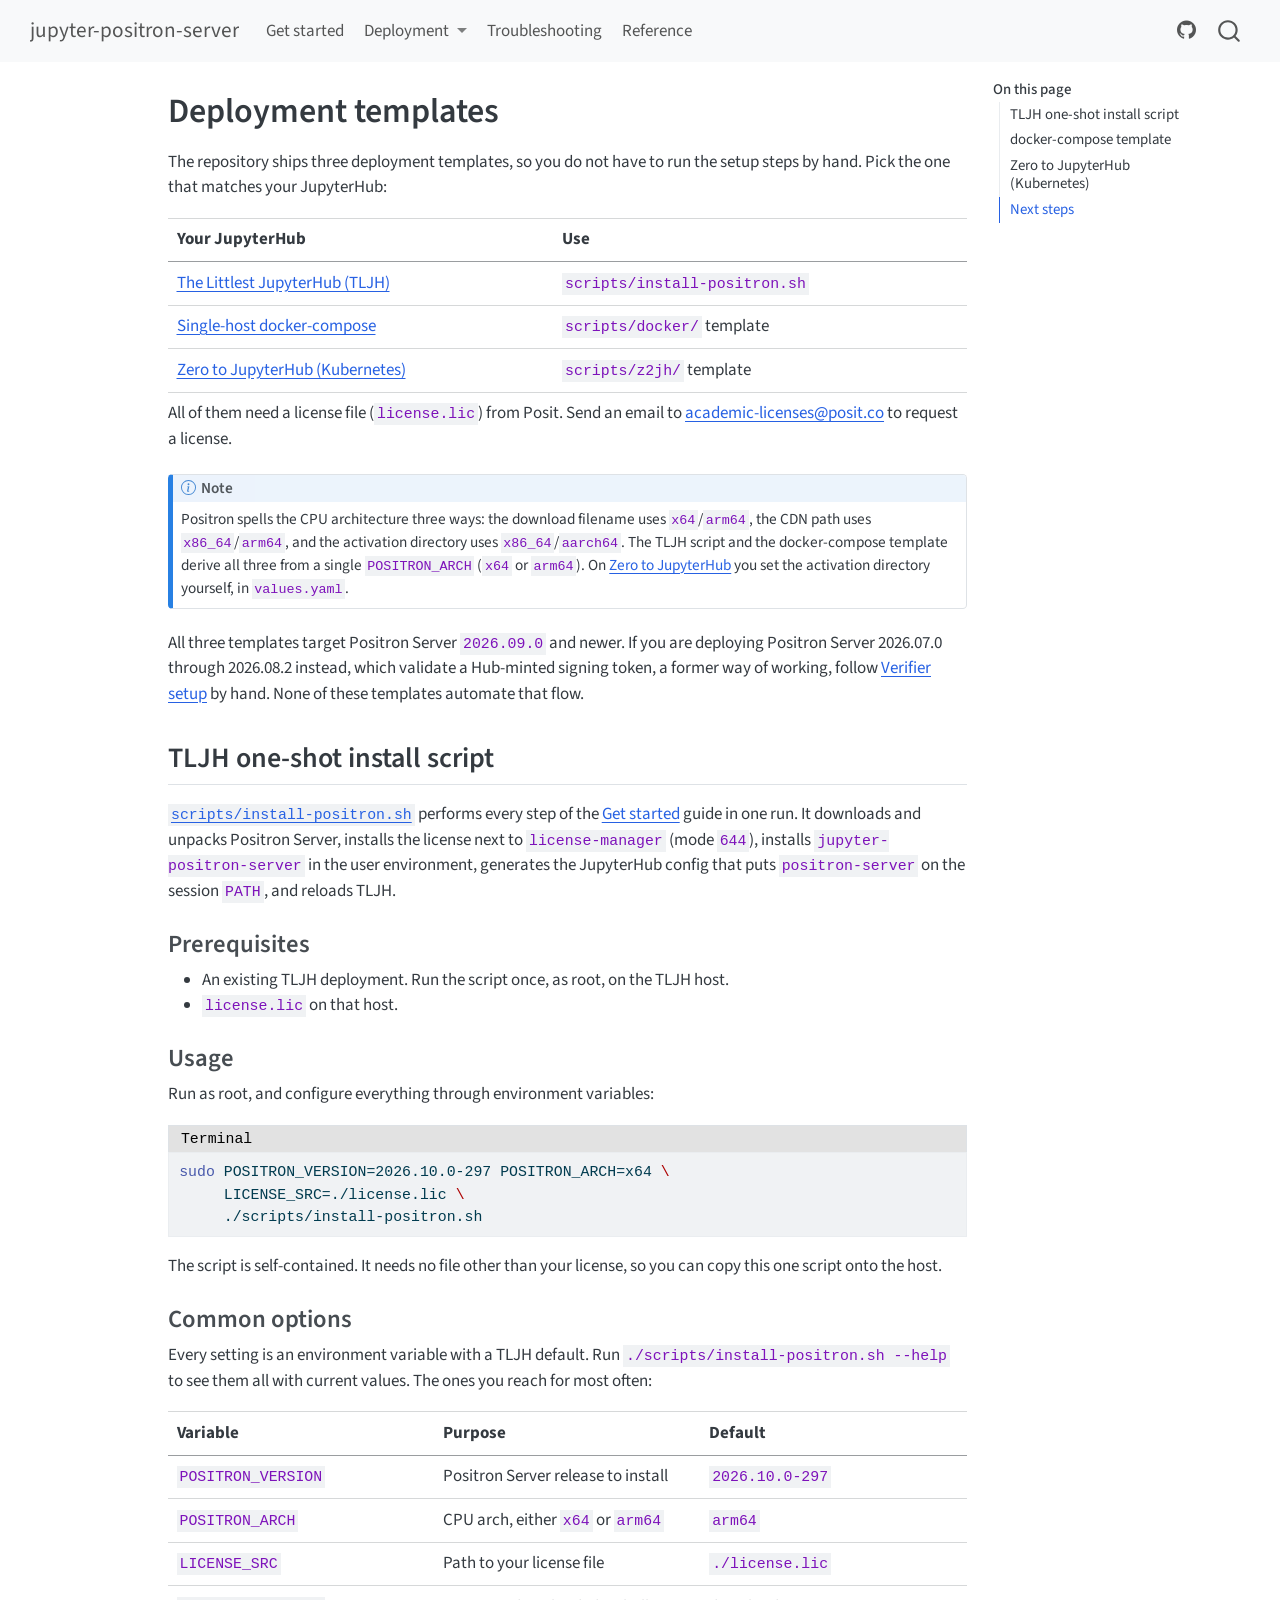
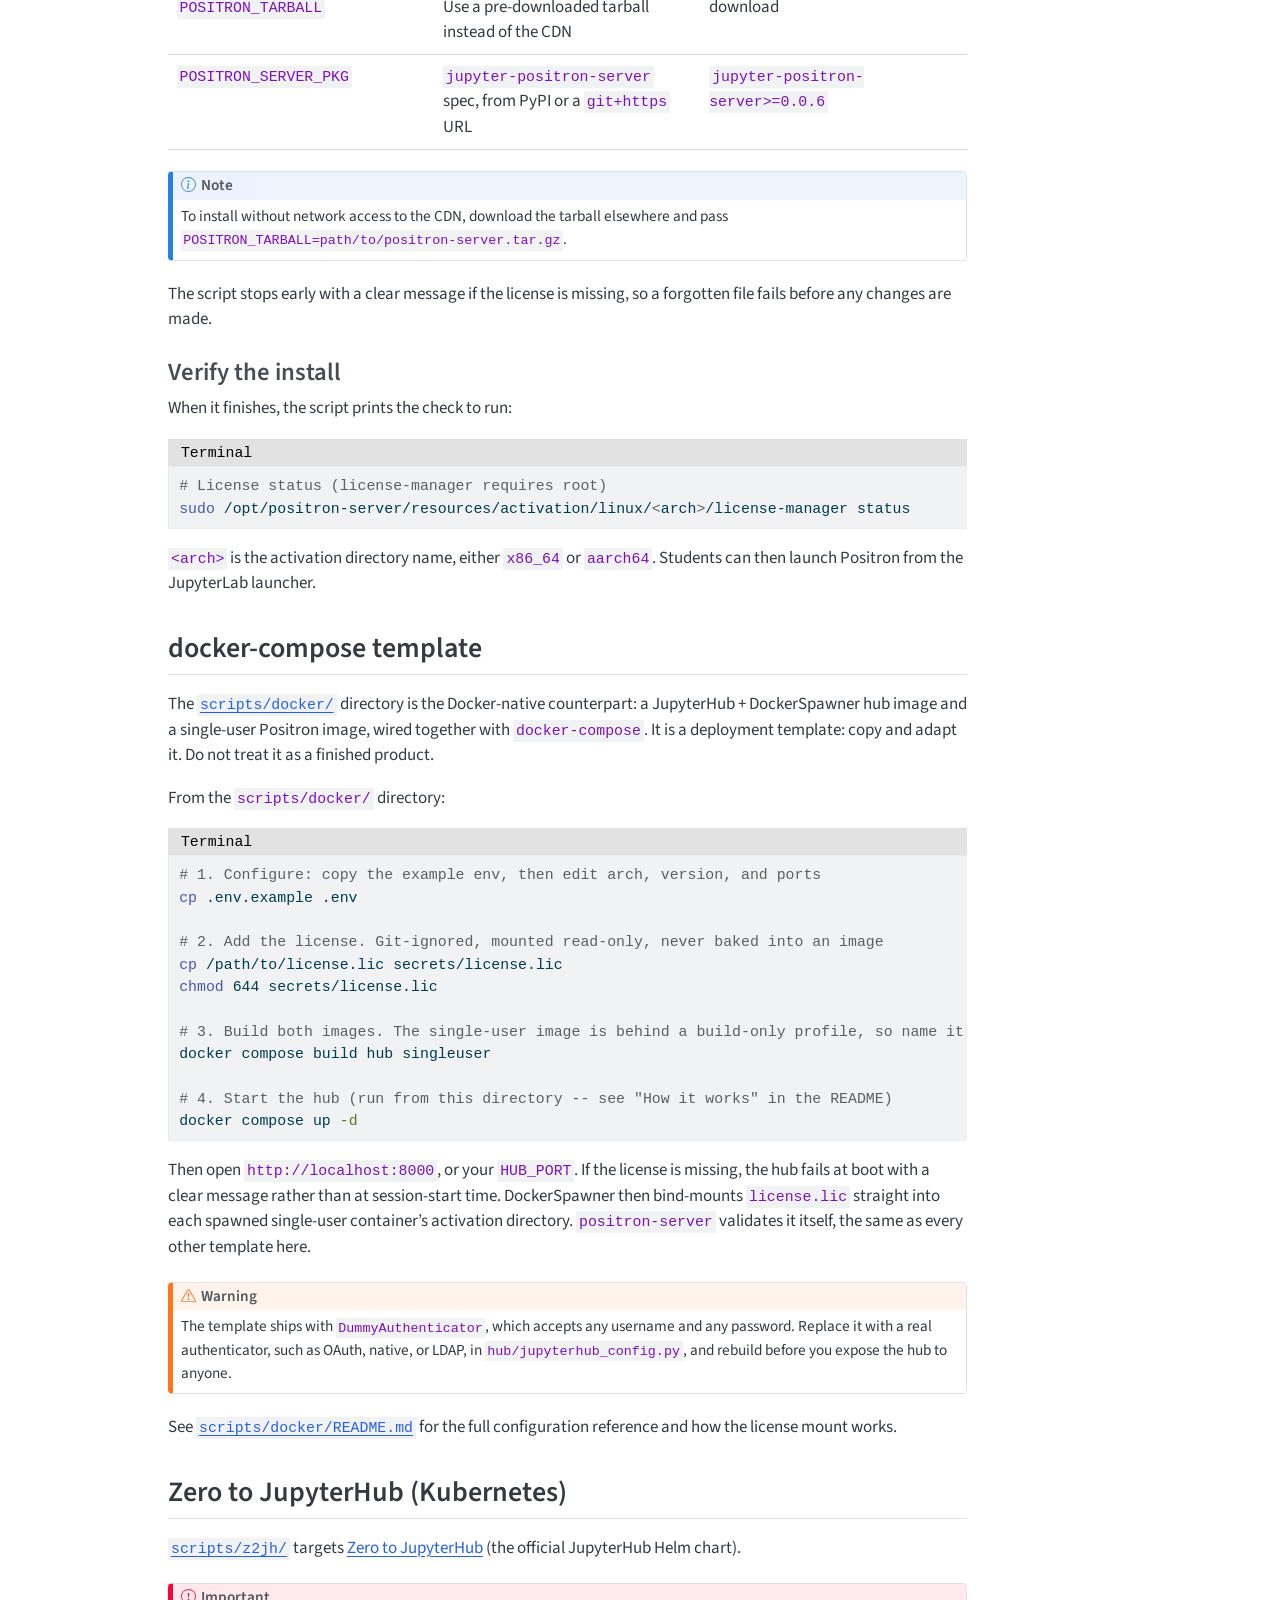
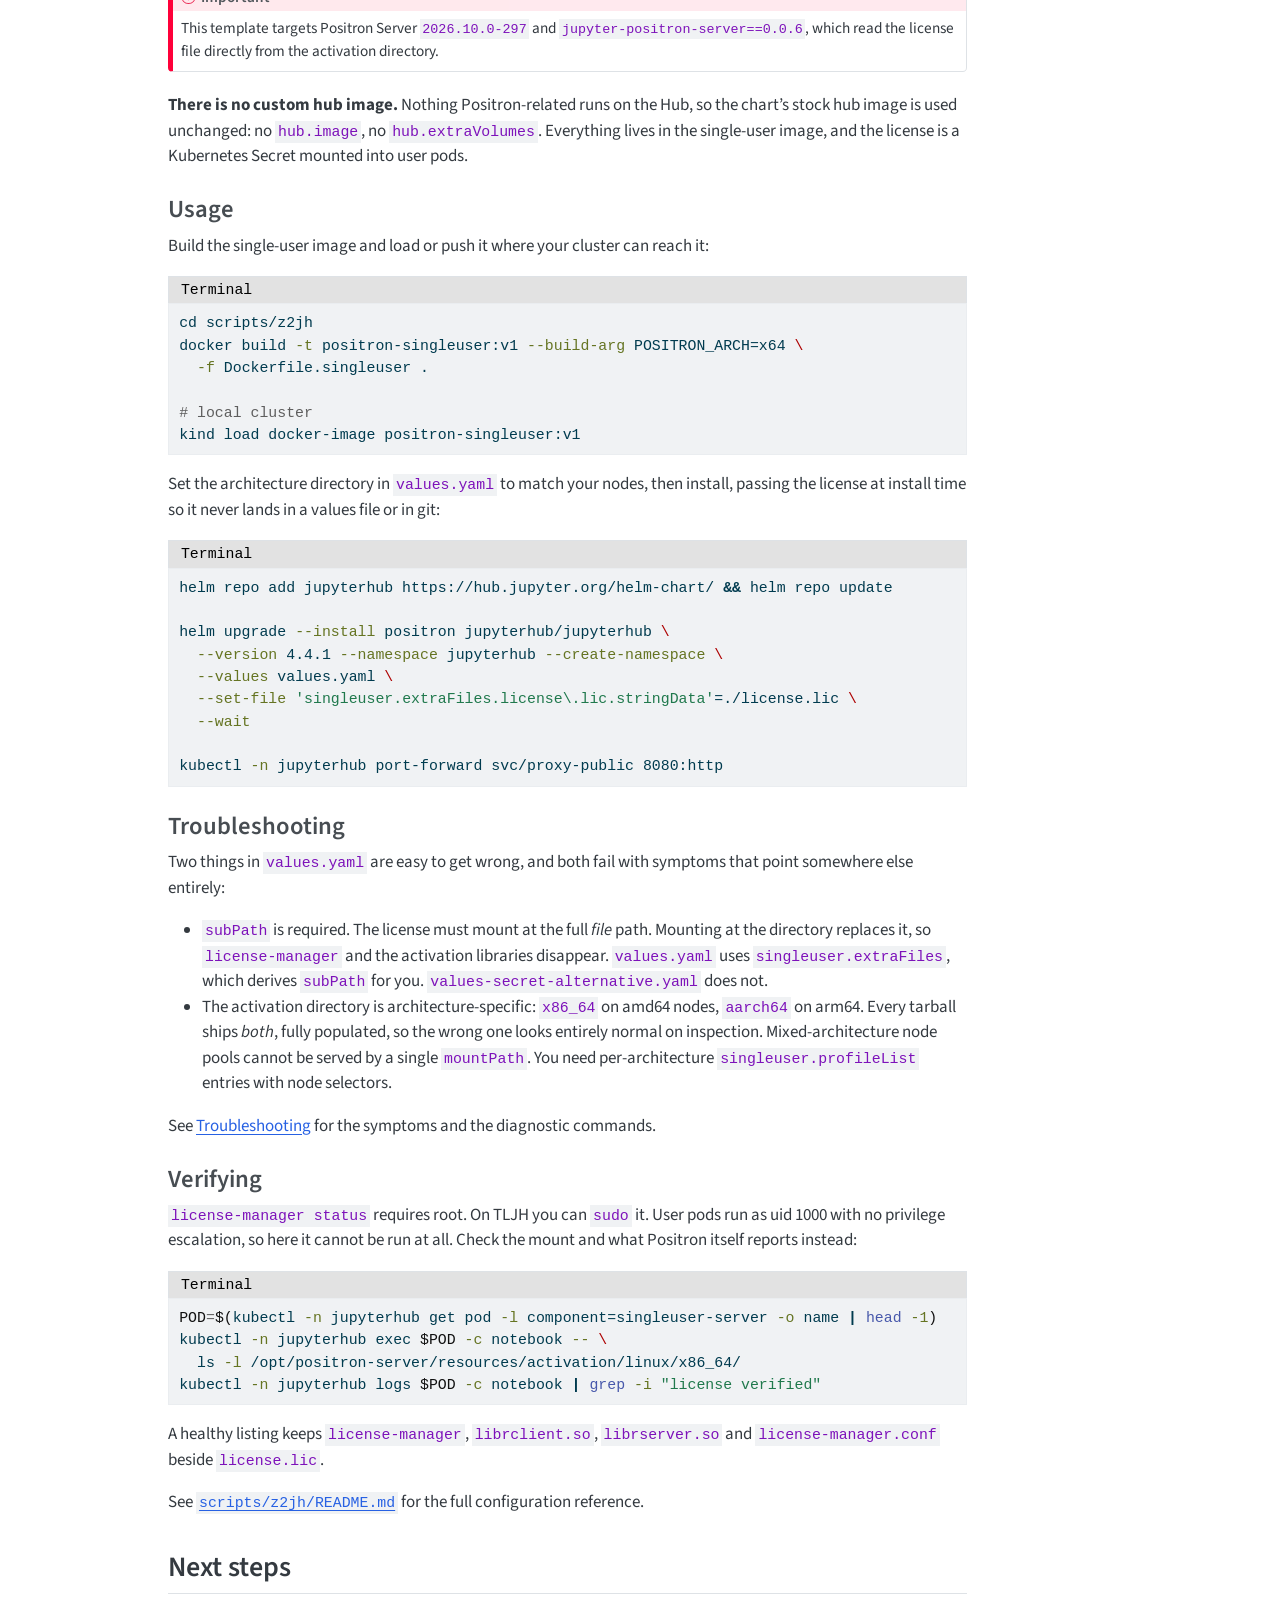
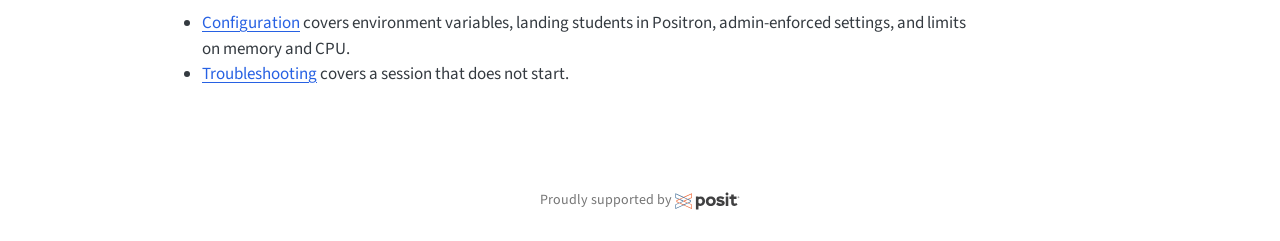
<file: deployment.html>
<!DOCTYPE html>
<html xmlns="http://www.w3.org/1999/xhtml" lang="en" xml:lang="en"><head>

<meta charset="utf-8">
<meta name="generator" content="quarto-1.10.19">

<meta name="viewport" content="width=device-width, initial-scale=1.0, user-scalable=yes">


<title>Deployment templates – jupyter-positron-server</title>
<style>
/* Default styles provided by pandoc.
** See https://pandoc.org/MANUAL.html#variables-for-html for config info.
*/
span.smallcaps{font-variant: small-caps;}
div.columns{display: flex; gap: 1.5em;}
div.column{flex: auto;}
@media screen {
div.columns{gap: min(4vw, 1.5em);}
div.column{overflow-x: auto;}
}
div.hanging-indent{margin-left: 1.5em; text-indent: -1.5em;}
ul.task-list{list-style: none;}
ul.task-list li input[type="checkbox"] {
  width: 0.8em;
  margin: 0 0.8em 0.2em -1em; /* quarto-specific, see https://github.com/quarto-dev/quarto-cli/issues/4556 */ 
  vertical-align: middle;
}
/* CSS for syntax highlighting */
html { -webkit-text-size-adjust: 100%; }
pre > code.sourceCode { white-space: pre; position: relative; }
pre > code.sourceCode > span { display: inline-block; line-height: 1.25; }
pre > code.sourceCode > span:empty { height: 1.2em; }
.sourceCode { overflow: visible; }
code.sourceCode > span { color: inherit; text-decoration: inherit; }
div.sourceCode { margin: 1em 0; }
pre.sourceCode { margin: 0; }
@media screen {
div.sourceCode { overflow: auto; }
}
@media print {
pre > code.sourceCode { white-space: pre-wrap; }
pre > code.sourceCode > span { text-indent: -5em; padding-left: 5em; }
}
pre.numberSource code
  { counter-reset: source-line 0; }
pre.numberSource code > span
  { position: relative; left: -4em; counter-increment: source-line; }
pre.numberSource code > span > a:first-child::before
  { content: counter(source-line);
    position: relative; left: -1em; text-align: right; vertical-align: baseline;
    border: none; display: inline-block;
    -webkit-touch-callout: none; -webkit-user-select: none;
    -khtml-user-select: none; -moz-user-select: none;
    -ms-user-select: none; user-select: none;
    padding: 0 4px; width: 4em;
  }
pre.numberSource { margin-left: 3em;  padding-left: 4px; }
div.sourceCode
  {   }
@media screen {
pre > code.sourceCode > span > a:first-child::before { text-decoration: underline; }
}
</style>


<script src="site_libs/quarto-nav/quarto-nav.js"></script>
<script src="site_libs/clipboard/clipboard.min.js"></script>
<script src="site_libs/quarto-search/autocomplete.umd.js"></script>
<script src="site_libs/quarto-search/fuse.min.js"></script>
<script src="site_libs/quarto-search/quarto-search.js"></script>
<meta name="quarto:offset" content="./">
<script src="site_libs/quarto-html/quarto.js" type="module"></script>
<script src="site_libs/quarto-html/tabsets/tabsets.js" type="module"></script>
<script src="site_libs/quarto-html/popper.min.js"></script>
<script src="site_libs/quarto-html/tippy.umd.min.js"></script>
<script src="site_libs/quarto-html/anchor.min.js"></script>
<link href="site_libs/quarto-html/tippy.css" rel="stylesheet">
<link href="site_libs/quarto-html/quarto-syntax-highlighting-bf27225e3a48a9273f3daa8f8e829971.css" rel="stylesheet" id="quarto-text-highlighting-styles">
<script src="site_libs/bootstrap/bootstrap.min.js"></script>
<link href="site_libs/bootstrap/bootstrap-icons.css" rel="stylesheet">
<link href="site_libs/bootstrap/bootstrap-c4d3e0078a890bf3a79e9e11db7ee5ef.min.css" rel="stylesheet" append-hash="true" id="quarto-bootstrap" data-mode="light">
<script id="quarto-search-options" type="application/json">{
  "location": "navbar",
  "copy-button": false,
  "collapse-after": 3,
  "panel-placement": "end",
  "type": "overlay",
  "limit": 50,
  "keyboard-shortcut": [
    "f",
    "/",
    "s"
  ],
  "show-item-context": false,
  "language": {
    "search-no-results-text": "No results",
    "search-matching-documents-text": "matching documents",
    "search-copy-link-title": "Copy link to search",
    "search-hide-matches-text": "Hide additional matches",
    "search-more-match-text": "more match in this document",
    "search-more-matches-text": "more matches in this document",
    "search-clear-button-title": "Clear",
    "search-text-placeholder": "",
    "search-detached-cancel-button-title": "Cancel",
    "search-submit-button-title": "Submit",
    "search-label": "Search"
  }
}</script>


</head>

<body class="nav-fixed quarto-light">

<div id="quarto-search-results"></div>
  <header id="quarto-header" class="headroom fixed-top">
    <nav class="navbar navbar-expand-lg " data-bs-theme="dark">
      <div class="navbar-container container-fluid">
      <div class="navbar-brand-container mx-auto">
    <a class="navbar-brand" href="./index.html">
    <span class="navbar-title">jupyter-positron-server</span>
    </a>
  </div>
            <div id="quarto-search" class="" title="Search"></div>
          <button class="navbar-toggler" type="button" data-bs-toggle="collapse" data-bs-target="#navbarCollapse" aria-controls="navbarCollapse" role="menu" aria-expanded="false" aria-label="Toggle navigation" onclick="if (window.quartoToggleHeadroom) { window.quartoToggleHeadroom(); }">
  <span class="navbar-toggler-icon"></span>
</button>
          <div class="collapse navbar-collapse" id="navbarCollapse">
            <ul class="navbar-nav navbar-nav-scroll me-auto">
  <li class="nav-item">
    <a class="nav-link" href="./get_started.html"> 
<span class="menu-text">Get started</span></a>
  </li>  
  <li class="nav-item dropdown ">
    <a class="nav-link dropdown-toggle" href="#" id="nav-menu-deployment" role="link" data-bs-toggle="dropdown" aria-expanded="false">
 <span class="menu-text">Deployment</span>
    </a>
    <ul class="dropdown-menu" aria-labelledby="nav-menu-deployment">    
        <li>
    <a class="dropdown-item" href="./configuration.html">
 <span class="dropdown-text">Configuration</span></a>
  </li>  
        <li>
    <a class="dropdown-item" href="./deployment.html">
 <span class="dropdown-text">Templates</span></a>
  </li>  
    </ul>
  </li>
  <li class="nav-item">
    <a class="nav-link" href="./troubleshooting.html"> 
<span class="menu-text">Troubleshooting</span></a>
  </li>  
  <li class="nav-item">
    <a class="nav-link" href="./reference/index.html"> 
<span class="menu-text">Reference</span></a>
  </li>  
</ul>
            <ul class="navbar-nav navbar-nav-scroll ms-auto">
  <li class="nav-item compact">
    <a class="nav-link" href="https://github.com/posit-dev/jupyter-positron-server"> <i class="bi bi-github" role="img" aria-label="jupyter-positron-server GitHub">
</i> 
<span class="menu-text"></span></a>
  </li>  
</ul>
          </div> <!-- /navcollapse -->
            <div class="quarto-navbar-tools">
</div>
      </div> <!-- /container-fluid -->
    </nav>
</header>
<!-- content -->
<div id="quarto-content" class="quarto-container page-columns page-rows-contents page-layout-article page-navbar">
<!-- sidebar -->
<!-- margin-sidebar -->
    <div id="quarto-margin-sidebar" class="sidebar margin-sidebar">
        <nav id="TOC" role="doc-toc" class="toc-active">
    <h2 id="toc-title">On this page</h2>
   
  <ul>
  <li><a href="#tljh-one-shot-install-script" id="toc-tljh-one-shot-install-script" class="nav-link active" data-scroll-target="#tljh-one-shot-install-script">TLJH one-shot install script</a>
  <ul class="collapse">
  <li><a href="#prerequisites" id="toc-prerequisites" class="nav-link" data-scroll-target="#prerequisites">Prerequisites</a></li>
  <li><a href="#usage" id="toc-usage" class="nav-link" data-scroll-target="#usage">Usage</a></li>
  <li><a href="#common-options" id="toc-common-options" class="nav-link" data-scroll-target="#common-options">Common options</a></li>
  <li><a href="#verify-the-install" id="toc-verify-the-install" class="nav-link" data-scroll-target="#verify-the-install">Verify the install</a></li>
  </ul></li>
  <li><a href="#docker-compose-template" id="toc-docker-compose-template" class="nav-link" data-scroll-target="#docker-compose-template">docker-compose template</a></li>
  <li><a href="#zero-to-jupyterhub-kubernetes" id="toc-zero-to-jupyterhub-kubernetes" class="nav-link" data-scroll-target="#zero-to-jupyterhub-kubernetes">Zero to JupyterHub (Kubernetes)</a>
  <ul class="collapse">
  <li><a href="#usage-1" id="toc-usage-1" class="nav-link" data-scroll-target="#usage-1">Usage</a></li>
  <li><a href="#troubleshooting" id="toc-troubleshooting" class="nav-link" data-scroll-target="#troubleshooting">Troubleshooting</a></li>
  <li><a href="#verifying" id="toc-verifying" class="nav-link" data-scroll-target="#verifying">Verifying</a></li>
  </ul></li>
  <li><a href="#next-steps" id="toc-next-steps" class="nav-link" data-scroll-target="#next-steps">Next steps</a></li>
  </ul>
</nav>
    </div>
<!-- main -->
<main class="content" id="quarto-document-content">

<header id="title-block-header" class="quarto-title-block default">
<div class="quarto-title">
<h1 class="title">Deployment templates</h1>
</div>



<div class="quarto-title-meta">

    
  
    
  </div>
  


</header>


<p>The repository ships three deployment templates, so you do not have to run the setup steps by hand. Pick the one that matches your JupyterHub:</p>
<table class="caption-top table">
<thead>
<tr class="header">
<th>Your JupyterHub</th>
<th>Use</th>
</tr>
</thead>
<tbody>
<tr class="odd">
<td><a href="#tljh-one-shot-install-script">The Littlest JupyterHub (TLJH)</a></td>
<td><code>scripts/install-positron.sh</code></td>
</tr>
<tr class="even">
<td><a href="#docker-compose-template">Single-host docker-compose</a></td>
<td><code>scripts/docker/</code> template</td>
</tr>
<tr class="odd">
<td><a href="#zero-to-jupyterhub-kubernetes">Zero to JupyterHub (Kubernetes)</a></td>
<td><code>scripts/z2jh/</code> template</td>
</tr>
</tbody>
</table>
<p>All of them need a license file (<code>license.lic</code>) from Posit. Send an email to <a href="mailto:academic-licenses@posit.co">academic-licenses@posit.co</a> to request a license.</p>
<div class="callout callout-style-default callout-note callout-titled">
<div class="callout-header d-flex align-content-center">
<div class="callout-icon-container">
<i class="callout-icon"></i>
</div>
<div class="callout-title-container flex-fill">
Note
</div>
</div>
<div class="callout-body-container callout-body">
<p>Positron spells the CPU architecture three ways: the download filename uses <code>x64</code>/<code>arm64</code>, the CDN path uses <code>x86_64</code>/<code>arm64</code>, and the activation directory uses <code>x86_64</code>/<code>aarch64</code>. The TLJH script and the docker-compose template derive all three from a single <code>POSITRON_ARCH</code> (<code>x64</code> or <code>arm64</code>). On <a href="#zero-to-jupyterhub-kubernetes">Zero to JupyterHub</a> you set the activation directory yourself, in <code>values.yaml</code>.</p>
</div>
</div>
<p>All three templates target Positron Server <code>2026.09.0</code> and newer. If you are deploying Positron Server 2026.07.0 through 2026.08.2 instead, which validate a Hub-minted signing token, a former way of working, follow <a href="./verifier_get_started.html">Verifier setup</a> by hand. None of these templates automate that flow.</p>
<section id="tljh-one-shot-install-script" class="level2">
<h2 class="anchored" data-anchor-id="tljh-one-shot-install-script">TLJH one-shot install script</h2>
<p><a href="https://github.com/posit-dev/jupyter-positron-server/blob/main/scripts/install-positron.sh"><code>scripts/install-positron.sh</code></a> performs every step of the <a href="./get_started.html">Get started</a> guide in one run. It downloads and unpacks Positron Server, installs the license next to <code>license-manager</code> (mode <code>644</code>), installs <code>jupyter-positron-server</code> in the user environment, generates the JupyterHub config that puts <code>positron-server</code> on the session <code>PATH</code>, and reloads TLJH.</p>
<section id="prerequisites" class="level3">
<h3 class="anchored" data-anchor-id="prerequisites">Prerequisites</h3>
<ul>
<li>An existing TLJH deployment. Run the script once, as root, on the TLJH host.</li>
<li><code>license.lic</code> on that host.</li>
</ul>
</section>
<section id="usage" class="level3">
<h3 class="anchored" data-anchor-id="usage">Usage</h3>
<p>Run as root, and configure everything through environment variables:</p>
<div class="code-with-filename">
<div class="code-with-filename-file">
<pre><strong>Terminal</strong></pre>
</div>
<div class="code-copy-outer-scaffold"><div class="sourceCode" id="cb1" data-filename="Terminal"><pre class="sourceCode bash code-with-copy"><code class="sourceCode bash"><span id="cb1-1"><a href="#cb1-1" aria-hidden="true" tabindex="-1"></a><span class="fu">sudo</span> POSITRON_VERSION=2026.10.0-297 POSITRON_ARCH=x64 <span class="dt">\</span></span>
<span id="cb1-2"><a href="#cb1-2" aria-hidden="true" tabindex="-1"></a>     LICENSE_SRC=./license.lic <span class="dt">\</span></span>
<span id="cb1-3"><a href="#cb1-3" aria-hidden="true" tabindex="-1"></a>     ./scripts/install-positron.sh</span></code></pre></div><button title="Copy to Clipboard" class="code-copy-button"><i class="bi"></i></button></div>
</div>
<p>The script is self-contained. It needs no file other than your license, so you can copy this one script onto the host.</p>
</section>
<section id="common-options" class="level3">
<h3 class="anchored" data-anchor-id="common-options">Common options</h3>
<p>Every setting is an environment variable with a TLJH default. Run <code>./scripts/install-positron.sh --help</code> to see them all with current values. The ones you reach for most often:</p>
<table class="caption-top table">
<colgroup>
<col style="width: 33%">
<col style="width: 33%">
<col style="width: 33%">
</colgroup>
<thead>
<tr class="header">
<th>Variable</th>
<th>Purpose</th>
<th>Default</th>
</tr>
</thead>
<tbody>
<tr class="odd">
<td><code>POSITRON_VERSION</code></td>
<td>Positron Server release to install</td>
<td><code>2026.10.0-297</code></td>
</tr>
<tr class="even">
<td><code>POSITRON_ARCH</code></td>
<td>CPU arch, either <code>x64</code> or <code>arm64</code></td>
<td><code>arm64</code></td>
</tr>
<tr class="odd">
<td><code>LICENSE_SRC</code></td>
<td>Path to your license file</td>
<td><code>./license.lic</code></td>
</tr>
<tr class="even">
<td><code>POSITRON_TARBALL</code></td>
<td>Use a pre-downloaded tarball instead of the CDN</td>
<td>download</td>
</tr>
<tr class="odd">
<td><code>POSITRON_SERVER_PKG</code></td>
<td><code>jupyter-positron-server</code> spec, from PyPI or a <code>git+https</code> URL</td>
<td><code>jupyter-positron-server&gt;=0.0.6</code></td>
</tr>
</tbody>
</table>
<div class="callout callout-style-default callout-note callout-titled">
<div class="callout-header d-flex align-content-center">
<div class="callout-icon-container">
<i class="callout-icon"></i>
</div>
<div class="callout-title-container flex-fill">
Note
</div>
</div>
<div class="callout-body-container callout-body">
<p>To install without network access to the CDN, download the tarball elsewhere and pass <code>POSITRON_TARBALL=path/to/positron-server.tar.gz</code>.</p>
</div>
</div>
<p>The script stops early with a clear message if the license is missing, so a forgotten file fails before any changes are made.</p>
</section>
<section id="verify-the-install" class="level3">
<h3 class="anchored" data-anchor-id="verify-the-install">Verify the install</h3>
<p>When it finishes, the script prints the check to run:</p>
<div class="code-with-filename">
<div class="code-with-filename-file">
<pre><strong>Terminal</strong></pre>
</div>
<div class="code-copy-outer-scaffold"><div class="sourceCode" id="cb2" data-filename="Terminal"><pre class="sourceCode bash code-with-copy"><code class="sourceCode bash"><span id="cb2-1"><a href="#cb2-1" aria-hidden="true" tabindex="-1"></a><span class="co"># License status (license-manager requires root)</span></span>
<span id="cb2-2"><a href="#cb2-2" aria-hidden="true" tabindex="-1"></a><span class="fu">sudo</span> /opt/positron-server/resources/activation/linux/<span class="op">&lt;</span>arch<span class="op">&gt;</span>/license-manager status</span></code></pre></div><button title="Copy to Clipboard" class="code-copy-button"><i class="bi"></i></button></div>
</div>
<p><code>&lt;arch&gt;</code> is the activation directory name, either <code>x86_64</code> or <code>aarch64</code>. Students can then launch Positron from the JupyterLab launcher.</p>
</section>
</section>
<section id="docker-compose-template" class="level2">
<h2 class="anchored" data-anchor-id="docker-compose-template">docker-compose template</h2>
<p>The <a href="https://github.com/posit-dev/jupyter-positron-server/tree/main/scripts/docker"><code>scripts/docker/</code></a> directory is the Docker-native counterpart: a JupyterHub + DockerSpawner hub image and a single-user Positron image, wired together with <code>docker-compose</code>. It is a deployment template: copy and adapt it. Do not treat it as a finished product.</p>
<p>From the <code>scripts/docker/</code> directory:</p>
<div class="code-with-filename">
<div class="code-with-filename-file">
<pre><strong>Terminal</strong></pre>
</div>
<div class="code-copy-outer-scaffold"><div class="sourceCode" id="cb3" data-filename="Terminal"><pre class="sourceCode bash code-with-copy"><code class="sourceCode bash"><span id="cb3-1"><a href="#cb3-1" aria-hidden="true" tabindex="-1"></a><span class="co"># 1. Configure: copy the example env, then edit arch, version, and ports</span></span>
<span id="cb3-2"><a href="#cb3-2" aria-hidden="true" tabindex="-1"></a><span class="fu">cp</span> .env.example .env</span>
<span id="cb3-3"><a href="#cb3-3" aria-hidden="true" tabindex="-1"></a></span>
<span id="cb3-4"><a href="#cb3-4" aria-hidden="true" tabindex="-1"></a><span class="co"># 2. Add the license. Git-ignored, mounted read-only, never baked into an image</span></span>
<span id="cb3-5"><a href="#cb3-5" aria-hidden="true" tabindex="-1"></a><span class="fu">cp</span> /path/to/license.lic secrets/license.lic</span>
<span id="cb3-6"><a href="#cb3-6" aria-hidden="true" tabindex="-1"></a><span class="fu">chmod</span> 644 secrets/license.lic</span>
<span id="cb3-7"><a href="#cb3-7" aria-hidden="true" tabindex="-1"></a></span>
<span id="cb3-8"><a href="#cb3-8" aria-hidden="true" tabindex="-1"></a><span class="co"># 3. Build both images. The single-user image is behind a build-only profile, so name it</span></span>
<span id="cb3-9"><a href="#cb3-9" aria-hidden="true" tabindex="-1"></a><span class="ex">docker</span> compose build hub singleuser</span>
<span id="cb3-10"><a href="#cb3-10" aria-hidden="true" tabindex="-1"></a></span>
<span id="cb3-11"><a href="#cb3-11" aria-hidden="true" tabindex="-1"></a><span class="co"># 4. Start the hub (run from this directory -- see "How it works" in the README)</span></span>
<span id="cb3-12"><a href="#cb3-12" aria-hidden="true" tabindex="-1"></a><span class="ex">docker</span> compose up <span class="at">-d</span></span></code></pre></div><button title="Copy to Clipboard" class="code-copy-button"><i class="bi"></i></button></div>
</div>
<p>Then open <code>http://localhost:8000</code>, or your <code>HUB_PORT</code>. If the license is missing, the hub fails at boot with a clear message rather than at session-start time. DockerSpawner then bind-mounts <code>license.lic</code> straight into each spawned single-user container’s activation directory. <code>positron-server</code> validates it itself, the same as every other template here.</p>
<div class="callout callout-style-default callout-warning callout-titled">
<div class="callout-header d-flex align-content-center">
<div class="callout-icon-container">
<i class="callout-icon"></i>
</div>
<div class="callout-title-container flex-fill">
Warning
</div>
</div>
<div class="callout-body-container callout-body">
<p>The template ships with <code>DummyAuthenticator</code>, which accepts any username and any password. Replace it with a real authenticator, such as OAuth, native, or LDAP, in <code>hub/jupyterhub_config.py</code>, and rebuild before you expose the hub to anyone.</p>
</div>
</div>
<p>See <a href="https://github.com/posit-dev/jupyter-positron-server/blob/main/scripts/docker/README.md"><code>scripts/docker/README.md</code></a> for the full configuration reference and how the license mount works.</p>
</section>
<section id="zero-to-jupyterhub-kubernetes" class="level2">
<h2 class="anchored" data-anchor-id="zero-to-jupyterhub-kubernetes">Zero to JupyterHub (Kubernetes)</h2>
<p><a href="https://github.com/posit-dev/jupyter-positron-server/tree/main/scripts/z2jh"><code>scripts/z2jh/</code></a> targets <a href="https://z2jh.jupyter.org/">Zero to JupyterHub</a> (the official JupyterHub Helm chart).</p>
<div class="callout callout-style-default callout-important callout-titled">
<div class="callout-header d-flex align-content-center">
<div class="callout-icon-container">
<i class="callout-icon"></i>
</div>
<div class="callout-title-container flex-fill">
Important
</div>
</div>
<div class="callout-body-container callout-body">
<p>This template targets Positron Server <code>2026.10.0-297</code> and <code>jupyter-positron-server==0.0.6</code>, which read the license file directly from the activation directory.</p>
</div>
</div>
<p><strong>There is no custom hub image.</strong> Nothing Positron-related runs on the Hub, so the chart’s stock hub image is used unchanged: no <code>hub.image</code>, no <code>hub.extraVolumes</code>. Everything lives in the single-user image, and the license is a Kubernetes Secret mounted into user pods.</p>
<section id="usage-1" class="level3">
<h3 class="anchored" data-anchor-id="usage-1">Usage</h3>
<p>Build the single-user image and load or push it where your cluster can reach it:</p>
<div class="code-with-filename">
<div class="code-with-filename-file">
<pre><strong>Terminal</strong></pre>
</div>
<div class="code-copy-outer-scaffold"><div class="sourceCode" id="cb4" data-filename="Terminal"><pre class="sourceCode bash code-with-copy"><code class="sourceCode bash"><span id="cb4-1"><a href="#cb4-1" aria-hidden="true" tabindex="-1"></a><span class="bu">cd</span> scripts/z2jh</span>
<span id="cb4-2"><a href="#cb4-2" aria-hidden="true" tabindex="-1"></a><span class="ex">docker</span> build <span class="at">-t</span> positron-singleuser:v1 <span class="at">--build-arg</span> POSITRON_ARCH=x64 <span class="dt">\</span></span>
<span id="cb4-3"><a href="#cb4-3" aria-hidden="true" tabindex="-1"></a>  <span class="at">-f</span> Dockerfile.singleuser .</span>
<span id="cb4-4"><a href="#cb4-4" aria-hidden="true" tabindex="-1"></a></span>
<span id="cb4-5"><a href="#cb4-5" aria-hidden="true" tabindex="-1"></a><span class="co"># local cluster</span></span>
<span id="cb4-6"><a href="#cb4-6" aria-hidden="true" tabindex="-1"></a><span class="ex">kind</span> load docker-image positron-singleuser:v1</span></code></pre></div><button title="Copy to Clipboard" class="code-copy-button"><i class="bi"></i></button></div>
</div>
<p>Set the architecture directory in <code>values.yaml</code> to match your nodes, then install, passing the license at install time so it never lands in a values file or in git:</p>
<div class="code-with-filename">
<div class="code-with-filename-file">
<pre><strong>Terminal</strong></pre>
</div>
<div class="code-copy-outer-scaffold"><div class="sourceCode" id="cb5" data-filename="Terminal"><pre class="sourceCode bash code-with-copy"><code class="sourceCode bash"><span id="cb5-1"><a href="#cb5-1" aria-hidden="true" tabindex="-1"></a><span class="ex">helm</span> repo add jupyterhub https://hub.jupyter.org/helm-chart/ <span class="kw">&amp;&amp;</span> <span class="ex">helm</span> repo update</span>
<span id="cb5-2"><a href="#cb5-2" aria-hidden="true" tabindex="-1"></a></span>
<span id="cb5-3"><a href="#cb5-3" aria-hidden="true" tabindex="-1"></a><span class="ex">helm</span> upgrade <span class="at">--install</span> positron jupyterhub/jupyterhub <span class="dt">\</span></span>
<span id="cb5-4"><a href="#cb5-4" aria-hidden="true" tabindex="-1"></a>  <span class="at">--version</span> 4.4.1 <span class="at">--namespace</span> jupyterhub <span class="at">--create-namespace</span> <span class="dt">\</span></span>
<span id="cb5-5"><a href="#cb5-5" aria-hidden="true" tabindex="-1"></a>  <span class="at">--values</span> values.yaml <span class="dt">\</span></span>
<span id="cb5-6"><a href="#cb5-6" aria-hidden="true" tabindex="-1"></a>  <span class="at">--set-file</span> <span class="st">'singleuser.extraFiles.license\.lic.stringData'</span>=./license.lic <span class="dt">\</span></span>
<span id="cb5-7"><a href="#cb5-7" aria-hidden="true" tabindex="-1"></a>  <span class="at">--wait</span></span>
<span id="cb5-8"><a href="#cb5-8" aria-hidden="true" tabindex="-1"></a></span>
<span id="cb5-9"><a href="#cb5-9" aria-hidden="true" tabindex="-1"></a><span class="ex">kubectl</span> <span class="at">-n</span> jupyterhub port-forward svc/proxy-public 8080:http</span></code></pre></div><button title="Copy to Clipboard" class="code-copy-button"><i class="bi"></i></button></div>
</div>
</section>
<section id="troubleshooting" class="level3">
<h3 class="anchored" data-anchor-id="troubleshooting">Troubleshooting</h3>
<p>Two things in <code>values.yaml</code> are easy to get wrong, and both fail with symptoms that point somewhere else entirely:</p>
<ul>
<li><code>subPath</code> is required. The license must mount at the full <em>file</em> path. Mounting at the directory replaces it, so <code>license-manager</code> and the activation libraries disappear. <code>values.yaml</code> uses <code>singleuser.extraFiles</code>, which derives <code>subPath</code> for you. <code>values-secret-alternative.yaml</code> does not.</li>
<li>The activation directory is architecture-specific: <code>x86_64</code> on amd64 nodes, <code>aarch64</code> on arm64. Every tarball ships <em>both</em>, fully populated, so the wrong one looks entirely normal on inspection. Mixed-architecture node pools cannot be served by a single <code>mountPath</code>. You need per-architecture <code>singleuser.profileList</code> entries with node selectors.</li>
</ul>
<p>See <a href="./troubleshooting.html#zero-to-jupyterhub-kubernetes-specifics">Troubleshooting</a> for the symptoms and the diagnostic commands.</p>
</section>
<section id="verifying" class="level3">
<h3 class="anchored" data-anchor-id="verifying">Verifying</h3>
<p><code>license-manager status</code> requires root. On TLJH you can <code>sudo</code> it. User pods run as uid 1000 with no privilege escalation, so here it cannot be run at all. Check the mount and what Positron itself reports instead:</p>
<div class="code-with-filename">
<div class="code-with-filename-file">
<pre><strong>Terminal</strong></pre>
</div>
<div class="code-copy-outer-scaffold"><div class="sourceCode" id="cb6" data-filename="Terminal"><pre class="sourceCode bash code-with-copy"><code class="sourceCode bash"><span id="cb6-1"><a href="#cb6-1" aria-hidden="true" tabindex="-1"></a><span class="va">POD</span><span class="op">=</span><span class="va">$(</span><span class="ex">kubectl</span> <span class="at">-n</span> jupyterhub get pod <span class="at">-l</span> component=singleuser-server <span class="at">-o</span> name <span class="kw">|</span> <span class="fu">head</span> <span class="at">-1</span><span class="va">)</span></span>
<span id="cb6-2"><a href="#cb6-2" aria-hidden="true" tabindex="-1"></a><span class="ex">kubectl</span> <span class="at">-n</span> jupyterhub exec <span class="va">$POD</span> <span class="at">-c</span> notebook <span class="at">--</span> <span class="dt">\</span></span>
<span id="cb6-3"><a href="#cb6-3" aria-hidden="true" tabindex="-1"></a>  ls <span class="at">-l</span> /opt/positron-server/resources/activation/linux/x86_64/</span>
<span id="cb6-4"><a href="#cb6-4" aria-hidden="true" tabindex="-1"></a><span class="ex">kubectl</span> <span class="at">-n</span> jupyterhub logs <span class="va">$POD</span> <span class="at">-c</span> notebook <span class="kw">|</span> <span class="fu">grep</span> <span class="at">-i</span> <span class="st">"license verified"</span></span></code></pre></div><button title="Copy to Clipboard" class="code-copy-button"><i class="bi"></i></button></div>
</div>
<p>A healthy listing keeps <code>license-manager</code>, <code>librclient.so</code>, <code>librserver.so</code> and <code>license-manager.conf</code> beside <code>license.lic</code>.</p>
<p>See <a href="https://github.com/posit-dev/jupyter-positron-server/blob/main/scripts/z2jh/README.md"><code>scripts/z2jh/README.md</code></a> for the full configuration reference.</p>
</section>
</section>
<section id="next-steps" class="level2">
<h2 class="anchored" data-anchor-id="next-steps">Next steps</h2>
<ul>
<li><a href="./configuration.html">Configuration</a> covers environment variables, landing students in Positron, admin-enforced settings, and limits on memory and CPU.</li>
<li><a href="./troubleshooting.html">Troubleshooting</a> covers a session that does not start.</li>
</ul>


</section>

</main> <!-- /main -->
<script id="quarto-html-after-body" type="application/javascript">
  window.document.addEventListener("DOMContentLoaded", function (event) {
    const icon = "";
    const anchorJS = new window.AnchorJS();
    anchorJS.options = {
      placement: 'right',
      icon: icon
    };
    anchorJS.add('.anchored');
    const isCodeAnnotation = (el) => {
      for (const clz of el.classList) {
        if (clz.startsWith('code-annotation-')) {                     
          return true;
        }
      }
      return false;
    }
    const onCopySuccess = function(e) {
      // button target
      const button = e.trigger;
      // don't keep focus
      button.blur();
      // flash "checked"
      button.classList.add('code-copy-button-checked');
      var currentTitle = button.getAttribute("title");
      button.setAttribute("title", "Copied!");
      let tooltip;
      if (window.bootstrap) {
        button.setAttribute("data-bs-toggle", "tooltip");
        button.setAttribute("data-bs-placement", "left");
        button.setAttribute("data-bs-title", "Copied!");
        tooltip = new bootstrap.Tooltip(button, 
          { trigger: "manual", 
            customClass: "code-copy-button-tooltip",
            offset: [0, -8]});
        tooltip.show();    
      }
      setTimeout(function() {
        if (tooltip) {
          tooltip.hide();
          button.removeAttribute("data-bs-title");
          button.removeAttribute("data-bs-toggle");
          button.removeAttribute("data-bs-placement");
        }
        button.setAttribute("title", currentTitle);
        button.classList.remove('code-copy-button-checked');
      }, 1000);
      // clear code selection
      e.clearSelection();
    }
    const getTextToCopy = function(trigger) {
      const outerScaffold = trigger.parentElement.cloneNode(true);
      const codeEl = outerScaffold.querySelector('code');
      for (const childEl of codeEl.children) {
        if (isCodeAnnotation(childEl)) {
          childEl.remove();
        }
      }
      return codeEl.innerText;
    }
    const clipboard = new window.ClipboardJS('.code-copy-button:not([data-in-quarto-modal])', {
      text: getTextToCopy
    });
    clipboard.on('success', onCopySuccess);
    if (window.document.getElementById('quarto-embedded-source-code-modal')) {
      const clipboardModal = new window.ClipboardJS('.code-copy-button[data-in-quarto-modal]', {
        text: getTextToCopy,
        container: window.document.getElementById('quarto-embedded-source-code-modal')
      });
      clipboardModal.on('success', onCopySuccess);
    }
      var localhostRegex = new RegExp(/^(?:http|https):\/\/localhost\:?[0-9]*\//);
      var mailtoRegex = new RegExp(/^mailto:/);
        var filterRegex = new RegExp('/' + window.location.host + '/');
      var isInternal = (href) => {
          return filterRegex.test(href) || localhostRegex.test(href) || mailtoRegex.test(href);
      }
      // Inspect non-navigation links and adorn them if external
     var links = window.document.querySelectorAll('a[href]:not(.nav-link):not(.navbar-brand):not(.toc-action):not(.sidebar-link):not(.sidebar-item-toggle):not(.pagination-link):not(.no-external):not([aria-hidden]):not(.dropdown-item):not(.quarto-navigation-tool):not(.about-link)');
      for (var i=0; i<links.length; i++) {
        const link = links[i];
        if (!isInternal(link.href)) {
          // undo the damage that might have been done by quarto-nav.js in the case of
          // links that we want to consider external
          if (link.dataset.originalHref !== undefined) {
            link.href = link.dataset.originalHref;
          }
        }
      }
    function tippyHover(el, contentFn, onTriggerFn, onUntriggerFn) {
      const config = {
        allowHTML: true,
        maxWidth: 500,
        delay: 100,
        arrow: false,
        appendTo: function(el) {
            return el.parentElement;
        },
        interactive: true,
        interactiveBorder: 10,
        theme: 'quarto',
        placement: 'bottom-start',
      };
      if (contentFn) {
        config.content = contentFn;
      }
      if (onTriggerFn) {
        config.onTrigger = onTriggerFn;
      }
      if (onUntriggerFn) {
        config.onUntrigger = onUntriggerFn;
      }
      window.tippy(el, config); 
    }
    const noterefs = window.document.querySelectorAll('a[role="doc-noteref"]');
    for (var i=0; i<noterefs.length; i++) {
      const ref = noterefs[i];
      tippyHover(ref, function() {
        // use id or data attribute instead here
        let href = ref.getAttribute('data-footnote-href') || ref.getAttribute('href');
        try { href = new URL(href).hash; } catch {}
        const id = href.replace(/^#\/?/, "");
        const note = window.document.getElementById(id);
        if (note) {
          return note.innerHTML;
        } else {
          return "";
        }
      });
    }
    const xrefs = window.document.querySelectorAll('a.quarto-xref');
    const processXRef = (id, note) => {
      // Strip column container classes
      const stripColumnClz = (el) => {
        el.classList.remove("page-full", "page-columns");
        if (el.children) {
          for (const child of el.children) {
            stripColumnClz(child);
          }
        }
      }
      stripColumnClz(note)
      if (id === null || id.startsWith('sec-')) {
        // Special case sections, only their first couple elements
        const container = document.createElement("div");
        if (note.children && note.children.length > 2) {
          container.appendChild(note.children[0].cloneNode(true));
          for (let i = 1; i < note.children.length; i++) {
            const child = note.children[i];
            if (child.tagName === "P" && child.innerText === "") {
              continue;
            } else {
              container.appendChild(child.cloneNode(true));
              break;
            }
          }
          if (window.Quarto?.typesetMath) {
            window.Quarto.typesetMath(container);
          }
          return container.innerHTML
        } else {
          if (window.Quarto?.typesetMath) {
            window.Quarto.typesetMath(note);
          }
          return note.innerHTML;
        }
      } else {
        // Remove any anchor links if they are present
        const anchorLink = note.querySelector('a.anchorjs-link');
        if (anchorLink) {
          anchorLink.remove();
        }
        if (window.Quarto?.typesetMath) {
          window.Quarto.typesetMath(note);
        }
        if (note.classList.contains("callout")) {
          return note.outerHTML;
        } else {
          return note.innerHTML;
        }
      }
    }
    for (var i=0; i<xrefs.length; i++) {
      const xref = xrefs[i];
      tippyHover(xref, undefined, function(instance) {
        instance.disable();
        let url = xref.getAttribute('href');
        let hash = undefined; 
        if (url.startsWith('#')) {
          hash = url;
        } else {
          try { hash = new URL(url).hash; } catch {}
        }
        if (hash) {
          const id = hash.replace(/^#\/?/, "");
          const note = window.document.getElementById(id);
          if (note !== null) {
            try {
              const html = processXRef(id, note.cloneNode(true));
              instance.setContent(html);
            } finally {
              instance.enable();
              instance.show();
            }
          } else {
            // See if we can fetch this
            fetch(url.split('#')[0])
            .then(res => res.text())
            .then(html => {
              const parser = new DOMParser();
              const htmlDoc = parser.parseFromString(html, "text/html");
              const note = htmlDoc.getElementById(id);
              if (note !== null) {
                const html = processXRef(id, note);
                instance.setContent(html);
              } 
            }).finally(() => {
              instance.enable();
              instance.show();
            });
          }
        } else {
          // See if we can fetch a full url (with no hash to target)
          // This is a special case and we should probably do some content thinning / targeting
          fetch(url)
          .then(res => res.text())
          .then(html => {
            const parser = new DOMParser();
            const htmlDoc = parser.parseFromString(html, "text/html");
            const note = htmlDoc.querySelector('main.content');
            if (note !== null) {
              // This should only happen for chapter cross references
              // (since there is no id in the URL)
              // remove the first header
              if (note.children.length > 0 && note.children[0].tagName === "HEADER") {
                note.children[0].remove();
              }
              const html = processXRef(null, note);
              instance.setContent(html);
            } 
          }).finally(() => {
            instance.enable();
            instance.show();
          });
        }
      }, function(instance) {
      });
    }
        let selectedAnnoteEl;
        const selectorForAnnotation = ( cell, annotation) => {
          let cellAttr = 'data-code-cell="' + cell + '"';
          let lineAttr = 'data-code-annotation="' +  annotation + '"';
          const selector = 'span[' + cellAttr + '][' + lineAttr + ']';
          return selector;
        }
        const selectCodeLines = (annoteEl) => {
          const doc = window.document;
          const targetCell = annoteEl.getAttribute("data-target-cell");
          const targetAnnotation = annoteEl.getAttribute("data-target-annotation");
          const annoteSpan = window.document.querySelector(selectorForAnnotation(targetCell, targetAnnotation));
          const lines = annoteSpan.getAttribute("data-code-lines").split(",");
          const lineIds = lines.map((line) => {
            return targetCell + "-" + line;
          })
          let top = null;
          let height = null;
          let parent = null;
          if (lineIds.length > 0) {
              //compute the position of the single el (top and bottom and make a div)
              const el = window.document.getElementById(lineIds[0]);
              top = el.offsetTop;
              height = el.offsetHeight;
              parent = el.parentElement.parentElement;
            if (lineIds.length > 1) {
              const lastEl = window.document.getElementById(lineIds[lineIds.length - 1]);
              const bottom = lastEl.offsetTop + lastEl.offsetHeight;
              height = bottom - top;
            }
            if (top !== null && height !== null && parent !== null) {
              // cook up a div (if necessary) and position it 
              let div = window.document.getElementById("code-annotation-line-highlight");
              if (div === null) {
                div = window.document.createElement("div");
                div.setAttribute("id", "code-annotation-line-highlight");
                div.style.position = 'absolute';
                parent.appendChild(div);
              }
              div.style.top = top - 2 + "px";
              div.style.height = height + 4 + "px";
              div.style.left = 0;
              let gutterDiv = window.document.getElementById("code-annotation-line-highlight-gutter");
              if (gutterDiv === null) {
                gutterDiv = window.document.createElement("div");
                gutterDiv.setAttribute("id", "code-annotation-line-highlight-gutter");
                gutterDiv.style.position = 'absolute';
                const codeCell = window.document.getElementById(targetCell);
                const gutter = codeCell.querySelector('.code-annotation-gutter');
                gutter.appendChild(gutterDiv);
              }
              gutterDiv.style.top = top - 2 + "px";
              gutterDiv.style.height = height + 4 + "px";
            }
            selectedAnnoteEl = annoteEl;
          }
        };
        const unselectCodeLines = () => {
          const elementsIds = ["code-annotation-line-highlight", "code-annotation-line-highlight-gutter"];
          elementsIds.forEach((elId) => {
            const div = window.document.getElementById(elId);
            if (div) {
              div.remove();
            }
          });
          selectedAnnoteEl = undefined;
        };
          // Handle positioning of the toggle
      window.addEventListener(
        "resize",
        throttle(() => {
          elRect = undefined;
          if (selectedAnnoteEl) {
            selectCodeLines(selectedAnnoteEl);
          }
        }, 10)
      );
      function throttle(fn, ms) {
      let throttle = false;
      let timer;
        return (...args) => {
          if(!throttle) { // first call gets through
              fn.apply(this, args);
              throttle = true;
          } else { // all the others get throttled
              if(timer) clearTimeout(timer); // cancel #2
              timer = setTimeout(() => {
                fn.apply(this, args);
                timer = throttle = false;
              }, ms);
          }
        };
      }
        // Attach click handler to the DT
        const annoteDls = window.document.querySelectorAll('dt[data-target-cell]');
        for (const annoteDlNode of annoteDls) {
          annoteDlNode.addEventListener('click', (event) => {
            const clickedEl = event.target;
            if (clickedEl !== selectedAnnoteEl) {
              unselectCodeLines();
              const activeEl = window.document.querySelector('dt[data-target-cell].code-annotation-active');
              if (activeEl) {
                activeEl.classList.remove('code-annotation-active');
              }
              selectCodeLines(clickedEl);
              clickedEl.classList.add('code-annotation-active');
            } else {
              // Unselect the line
              unselectCodeLines();
              clickedEl.classList.remove('code-annotation-active');
            }
          });
        }
    const findCites = (el) => {
      const parentEl = el.parentElement;
      if (parentEl) {
        const cites = parentEl.dataset.cites;
        if (cites) {
          return {
            el,
            cites: cites.split(' ')
          };
        } else {
          return findCites(el.parentElement)
        }
      } else {
        return undefined;
      }
    };
    var bibliorefs = window.document.querySelectorAll('a[role="doc-biblioref"]');
    for (var i=0; i<bibliorefs.length; i++) {
      const ref = bibliorefs[i];
      const citeInfo = findCites(ref);
      if (citeInfo) {
        tippyHover(citeInfo.el, function() {
          var popup = window.document.createElement('div');
          citeInfo.cites.forEach(function(cite) {
            var citeDiv = window.document.createElement('div');
            citeDiv.classList.add('hanging-indent');
            citeDiv.classList.add('csl-entry');
            var biblioDiv = window.document.getElementById('ref-' + cite);
            if (biblioDiv) {
              citeDiv.innerHTML = biblioDiv.innerHTML;
            }
            popup.appendChild(citeDiv);
          });
          return popup.innerHTML;
        });
      }
    }
  });
  </script>
</div> <!-- /content -->
<footer class="footer">
  <div class="nav-footer">
    <div class="nav-footer-left">
      &nbsp;
    </div>   
    <div class="nav-footer-center">
<p>Proudly supported by <a href="https://posit.co/"><img src="images/posit-logo.svg" class="img-fluid" alt="Posit PBC" width="65"></a></p>
</div>
    <div class="nav-footer-right">
      &nbsp;
    </div>
  </div>
</footer>




</body></html>
</file>
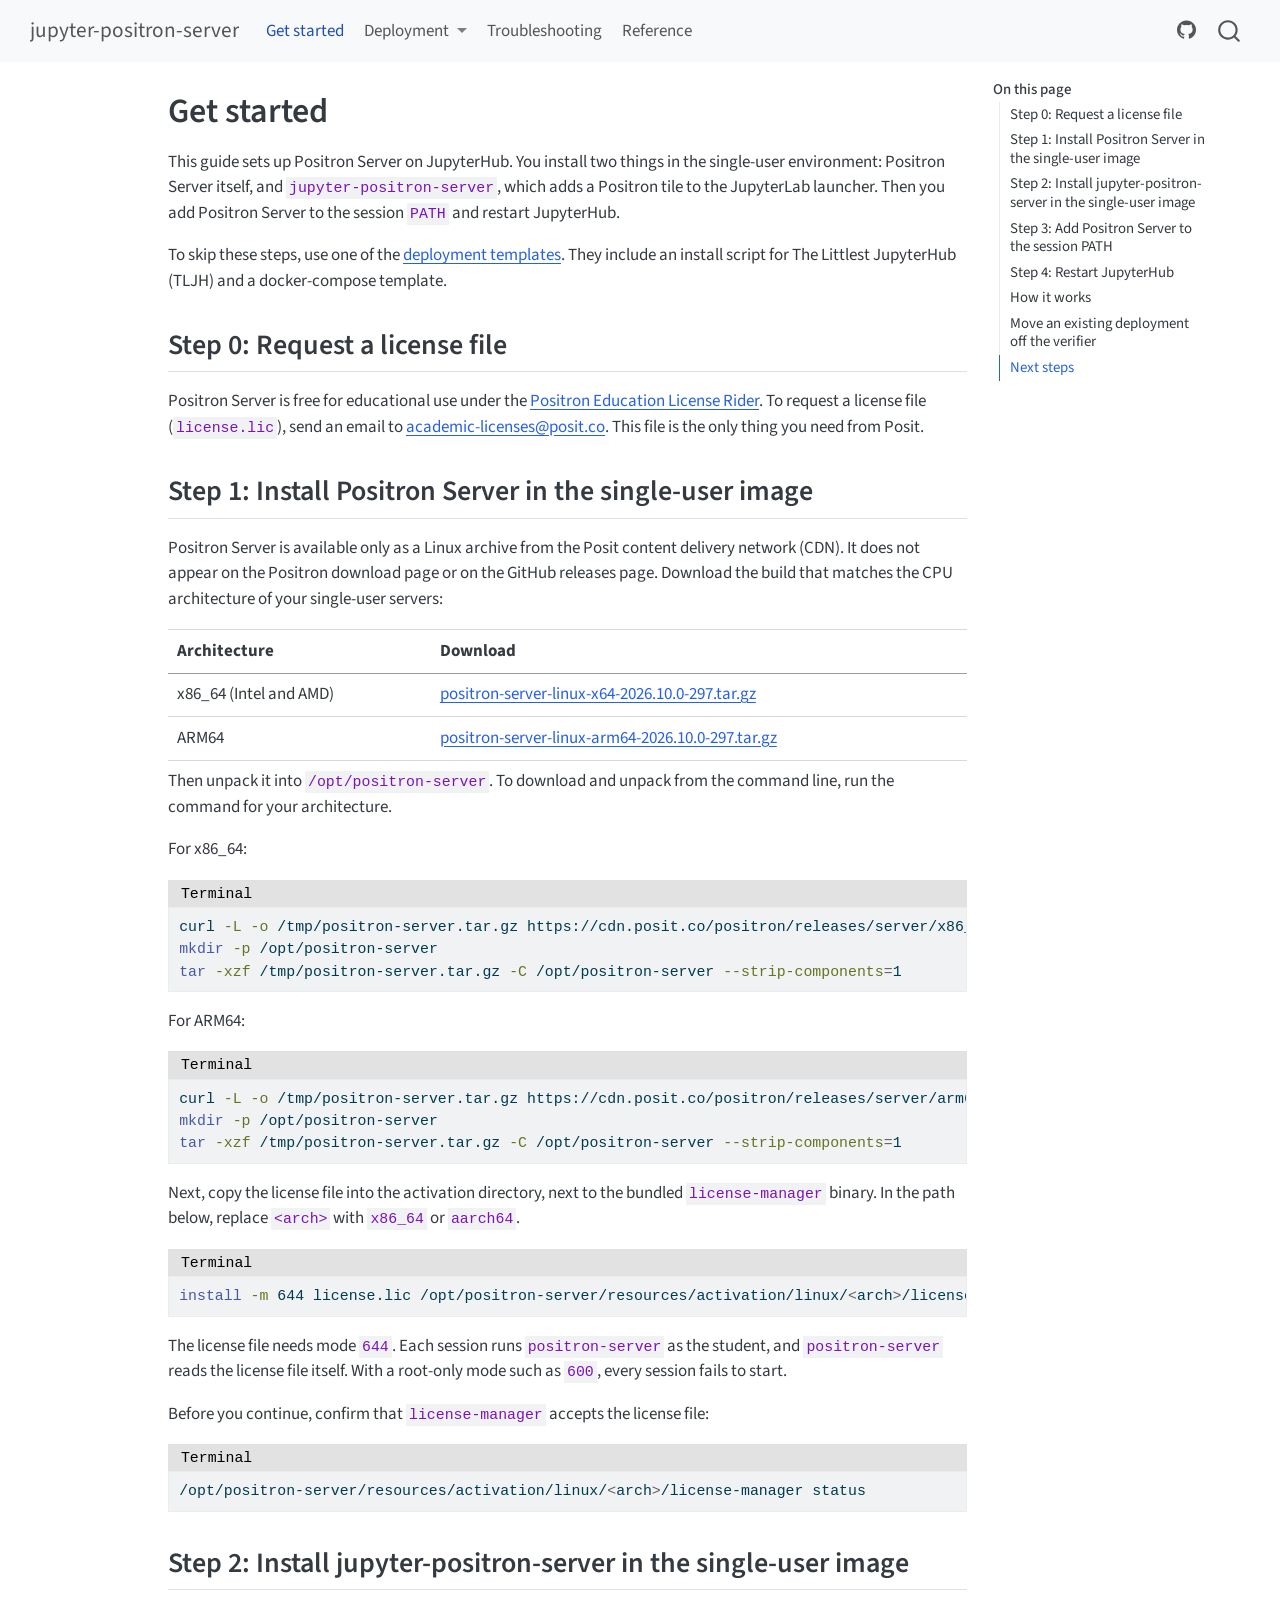
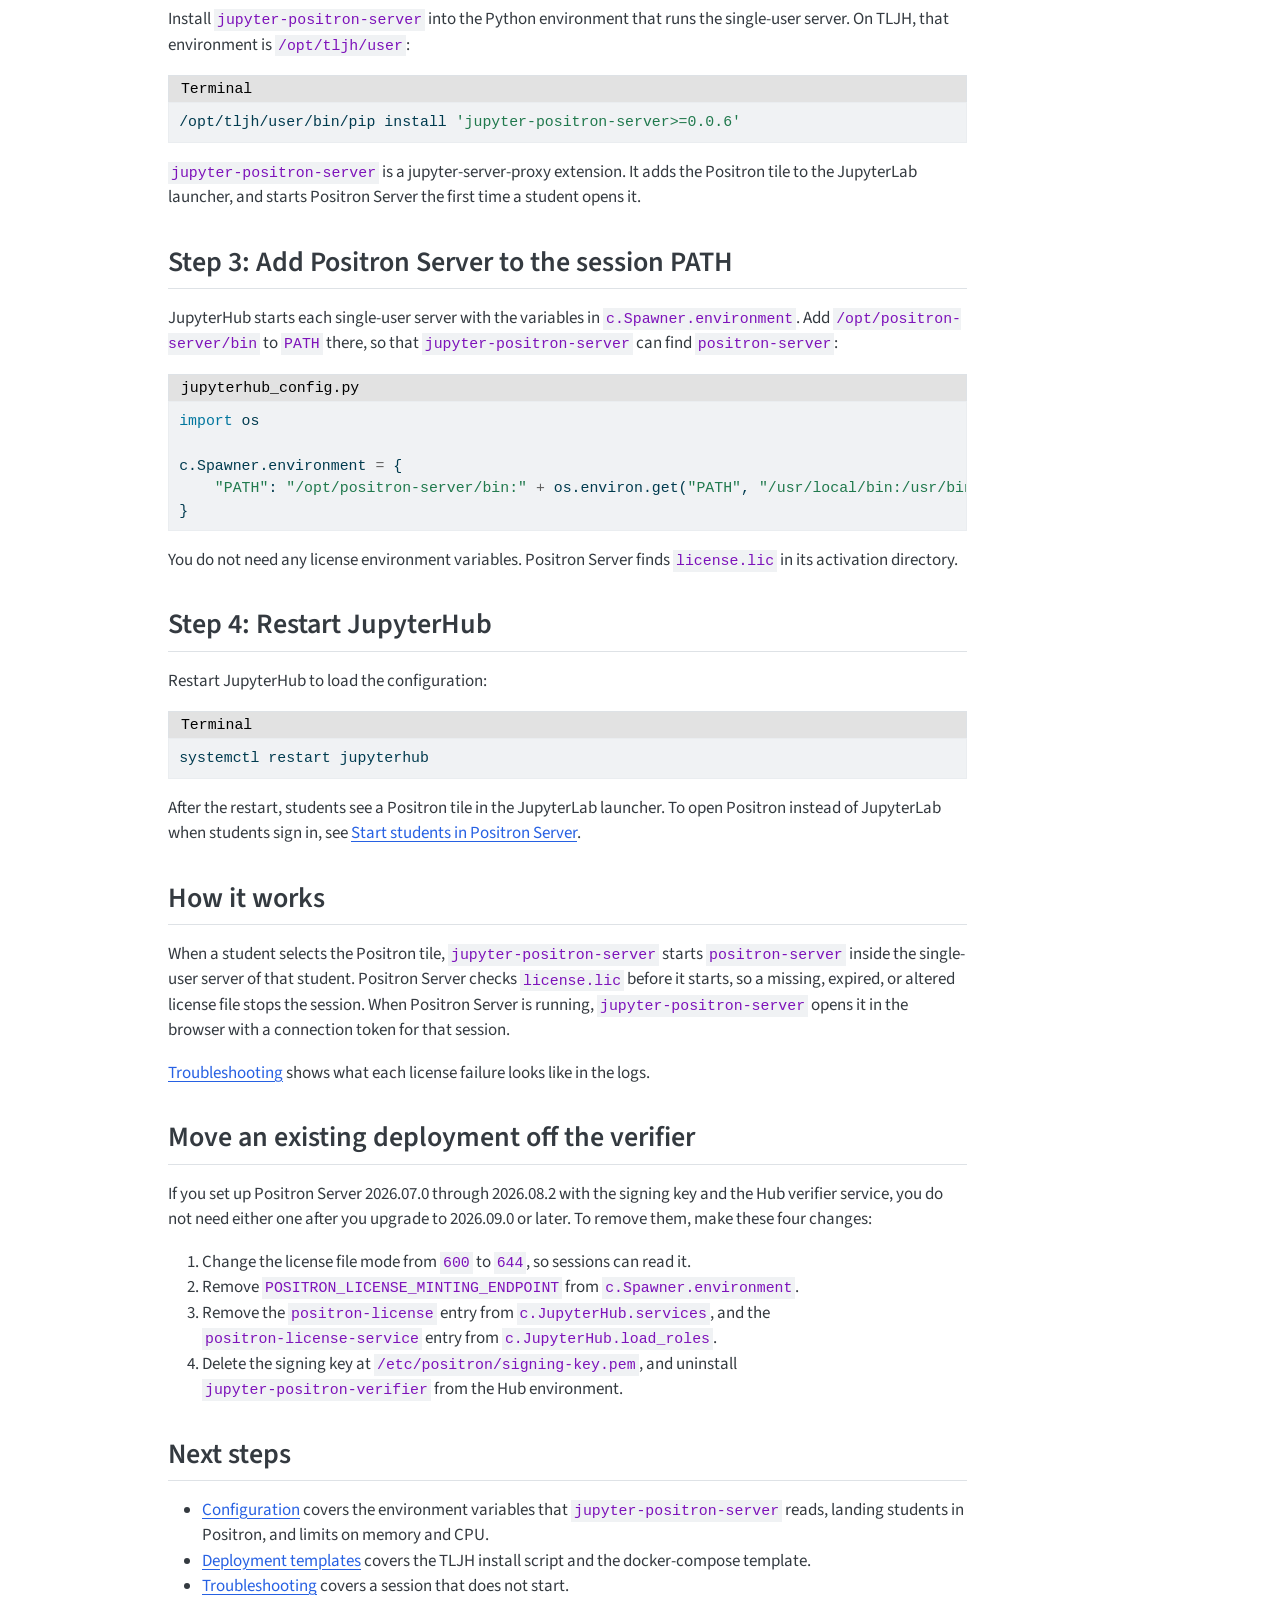
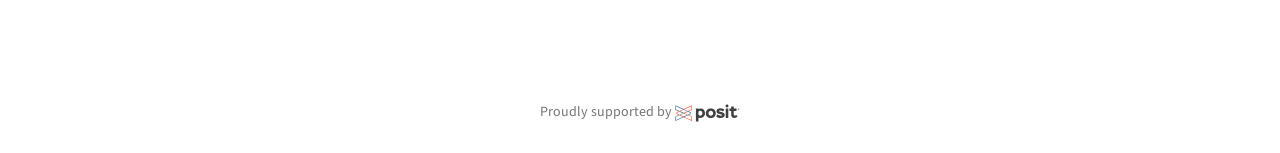
<file: get_started.html>
<!DOCTYPE html>
<html xmlns="http://www.w3.org/1999/xhtml" lang="en" xml:lang="en"><head>

<meta charset="utf-8">
<meta name="generator" content="quarto-1.10.19">

<meta name="viewport" content="width=device-width, initial-scale=1.0, user-scalable=yes">


<title>Get started – jupyter-positron-server</title>
<style>
/* Default styles provided by pandoc.
** See https://pandoc.org/MANUAL.html#variables-for-html for config info.
*/
span.smallcaps{font-variant: small-caps;}
div.columns{display: flex; gap: 1.5em;}
div.column{flex: auto;}
@media screen {
div.columns{gap: min(4vw, 1.5em);}
div.column{overflow-x: auto;}
}
div.hanging-indent{margin-left: 1.5em; text-indent: -1.5em;}
ul.task-list{list-style: none;}
ul.task-list li input[type="checkbox"] {
  width: 0.8em;
  margin: 0 0.8em 0.2em -1em; /* quarto-specific, see https://github.com/quarto-dev/quarto-cli/issues/4556 */ 
  vertical-align: middle;
}
/* CSS for syntax highlighting */
html { -webkit-text-size-adjust: 100%; }
pre > code.sourceCode { white-space: pre; position: relative; }
pre > code.sourceCode > span { display: inline-block; line-height: 1.25; }
pre > code.sourceCode > span:empty { height: 1.2em; }
.sourceCode { overflow: visible; }
code.sourceCode > span { color: inherit; text-decoration: inherit; }
div.sourceCode { margin: 1em 0; }
pre.sourceCode { margin: 0; }
@media screen {
div.sourceCode { overflow: auto; }
}
@media print {
pre > code.sourceCode { white-space: pre-wrap; }
pre > code.sourceCode > span { text-indent: -5em; padding-left: 5em; }
}
pre.numberSource code
  { counter-reset: source-line 0; }
pre.numberSource code > span
  { position: relative; left: -4em; counter-increment: source-line; }
pre.numberSource code > span > a:first-child::before
  { content: counter(source-line);
    position: relative; left: -1em; text-align: right; vertical-align: baseline;
    border: none; display: inline-block;
    -webkit-touch-callout: none; -webkit-user-select: none;
    -khtml-user-select: none; -moz-user-select: none;
    -ms-user-select: none; user-select: none;
    padding: 0 4px; width: 4em;
  }
pre.numberSource { margin-left: 3em;  padding-left: 4px; }
div.sourceCode
  {   }
@media screen {
pre > code.sourceCode > span > a:first-child::before { text-decoration: underline; }
}
</style>


<script src="site_libs/quarto-nav/quarto-nav.js"></script>
<script src="site_libs/clipboard/clipboard.min.js"></script>
<script src="site_libs/quarto-search/autocomplete.umd.js"></script>
<script src="site_libs/quarto-search/fuse.min.js"></script>
<script src="site_libs/quarto-search/quarto-search.js"></script>
<meta name="quarto:offset" content="./">
<script src="site_libs/quarto-html/quarto.js" type="module"></script>
<script src="site_libs/quarto-html/tabsets/tabsets.js" type="module"></script>
<script src="site_libs/quarto-html/popper.min.js"></script>
<script src="site_libs/quarto-html/tippy.umd.min.js"></script>
<script src="site_libs/quarto-html/anchor.min.js"></script>
<link href="site_libs/quarto-html/tippy.css" rel="stylesheet">
<link href="site_libs/quarto-html/quarto-syntax-highlighting-bf27225e3a48a9273f3daa8f8e829971.css" rel="stylesheet" id="quarto-text-highlighting-styles">
<script src="site_libs/bootstrap/bootstrap.min.js"></script>
<link href="site_libs/bootstrap/bootstrap-icons.css" rel="stylesheet">
<link href="site_libs/bootstrap/bootstrap-c4d3e0078a890bf3a79e9e11db7ee5ef.min.css" rel="stylesheet" append-hash="true" id="quarto-bootstrap" data-mode="light">
<script id="quarto-search-options" type="application/json">{
  "location": "navbar",
  "copy-button": false,
  "collapse-after": 3,
  "panel-placement": "end",
  "type": "overlay",
  "limit": 50,
  "keyboard-shortcut": [
    "f",
    "/",
    "s"
  ],
  "show-item-context": false,
  "language": {
    "search-no-results-text": "No results",
    "search-matching-documents-text": "matching documents",
    "search-copy-link-title": "Copy link to search",
    "search-hide-matches-text": "Hide additional matches",
    "search-more-match-text": "more match in this document",
    "search-more-matches-text": "more matches in this document",
    "search-clear-button-title": "Clear",
    "search-text-placeholder": "",
    "search-detached-cancel-button-title": "Cancel",
    "search-submit-button-title": "Submit",
    "search-label": "Search"
  }
}</script>


</head>

<body class="nav-fixed quarto-light">

<div id="quarto-search-results"></div>
  <header id="quarto-header" class="headroom fixed-top">
    <nav class="navbar navbar-expand-lg " data-bs-theme="dark">
      <div class="navbar-container container-fluid">
      <div class="navbar-brand-container mx-auto">
    <a class="navbar-brand" href="./index.html">
    <span class="navbar-title">jupyter-positron-server</span>
    </a>
  </div>
            <div id="quarto-search" class="" title="Search"></div>
          <button class="navbar-toggler" type="button" data-bs-toggle="collapse" data-bs-target="#navbarCollapse" aria-controls="navbarCollapse" role="menu" aria-expanded="false" aria-label="Toggle navigation" onclick="if (window.quartoToggleHeadroom) { window.quartoToggleHeadroom(); }">
  <span class="navbar-toggler-icon"></span>
</button>
          <div class="collapse navbar-collapse" id="navbarCollapse">
            <ul class="navbar-nav navbar-nav-scroll me-auto">
  <li class="nav-item">
    <a class="nav-link active" href="./get_started.html" aria-current="page"> 
<span class="menu-text">Get started</span></a>
  </li>  
  <li class="nav-item dropdown ">
    <a class="nav-link dropdown-toggle" href="#" id="nav-menu-deployment" role="link" data-bs-toggle="dropdown" aria-expanded="false">
 <span class="menu-text">Deployment</span>
    </a>
    <ul class="dropdown-menu" aria-labelledby="nav-menu-deployment">    
        <li>
    <a class="dropdown-item" href="./configuration.html">
 <span class="dropdown-text">Configuration</span></a>
  </li>  
        <li>
    <a class="dropdown-item" href="./deployment.html">
 <span class="dropdown-text">Templates</span></a>
  </li>  
    </ul>
  </li>
  <li class="nav-item">
    <a class="nav-link" href="./troubleshooting.html"> 
<span class="menu-text">Troubleshooting</span></a>
  </li>  
  <li class="nav-item">
    <a class="nav-link" href="./reference/index.html"> 
<span class="menu-text">Reference</span></a>
  </li>  
</ul>
            <ul class="navbar-nav navbar-nav-scroll ms-auto">
  <li class="nav-item compact">
    <a class="nav-link" href="https://github.com/posit-dev/jupyter-positron-server"> <i class="bi bi-github" role="img" aria-label="jupyter-positron-server GitHub">
</i> 
<span class="menu-text"></span></a>
  </li>  
</ul>
          </div> <!-- /navcollapse -->
            <div class="quarto-navbar-tools">
</div>
      </div> <!-- /container-fluid -->
    </nav>
</header>
<!-- content -->
<div id="quarto-content" class="quarto-container page-columns page-rows-contents page-layout-article page-navbar">
<!-- sidebar -->
<!-- margin-sidebar -->
    <div id="quarto-margin-sidebar" class="sidebar margin-sidebar">
        <nav id="TOC" role="doc-toc" class="toc-active">
    <h2 id="toc-title">On this page</h2>
   
  <ul>
  <li><a href="#request-a-license-file" id="toc-request-a-license-file" class="nav-link active" data-scroll-target="#request-a-license-file">Step 0: Request a license file</a></li>
  <li><a href="#install-positron-server" id="toc-install-positron-server" class="nav-link" data-scroll-target="#install-positron-server">Step 1: Install Positron Server in the single-user image</a></li>
  <li><a href="#install-jupyter-positron-server" id="toc-install-jupyter-positron-server" class="nav-link" data-scroll-target="#install-jupyter-positron-server">Step 2: Install jupyter-positron-server in the single-user image</a></li>
  <li><a href="#point-single-user-servers-at-positron-server" id="toc-point-single-user-servers-at-positron-server" class="nav-link" data-scroll-target="#point-single-user-servers-at-positron-server">Step 3: Add Positron Server to the session PATH</a></li>
  <li><a href="#restart-jupyterhub" id="toc-restart-jupyterhub" class="nav-link" data-scroll-target="#restart-jupyterhub">Step 4: Restart JupyterHub</a></li>
  <li><a href="#how-it-works" id="toc-how-it-works" class="nav-link" data-scroll-target="#how-it-works">How it works</a></li>
  <li><a href="#move-an-existing-deployment-off-the-verifier" id="toc-move-an-existing-deployment-off-the-verifier" class="nav-link" data-scroll-target="#move-an-existing-deployment-off-the-verifier">Move an existing deployment off the verifier</a></li>
  <li><a href="#next-steps" id="toc-next-steps" class="nav-link" data-scroll-target="#next-steps">Next steps</a></li>
  </ul>
</nav>
    </div>
<!-- main -->
<main class="content" id="quarto-document-content">

<header id="title-block-header" class="quarto-title-block default">
<div class="quarto-title">
<h1 class="title">Get started</h1>
</div>



<div class="quarto-title-meta">

    
  
    
  </div>
  


</header>


<p>This guide sets up Positron Server on JupyterHub. You install two things in the single-user environment: Positron Server itself, and <code>jupyter-positron-server</code>, which adds a Positron tile to the JupyterLab launcher. Then you add Positron Server to the session <code>PATH</code> and restart JupyterHub.</p>
<p>To skip these steps, use one of the <a href="./deployment.html">deployment templates</a>. They include an install script for The Littlest JupyterHub (TLJH) and a docker-compose template.</p>
<section id="request-a-license-file" class="level2">
<h2 class="anchored" data-anchor-id="request-a-license-file">Step 0: Request a license file</h2>
<p>Positron Server is free for educational use under the <a href="https://github.com/posit-dev/positron/blob/main/LICENSE.txt">Positron Education License Rider</a>. To request a license file (<code>license.lic</code>), send an email to <a href="mailto:academic-licenses@posit.co">academic-licenses@posit.co</a>. This file is the only thing you need from Posit.</p>
</section>
<section id="install-positron-server" class="level2">
<h2 class="anchored" data-anchor-id="install-positron-server">Step 1: Install Positron Server in the single-user image</h2>
<p>Positron Server is available only as a Linux archive from the Posit content delivery network (CDN). It does not appear on the Positron download page or on the GitHub releases page. Download the build that matches the CPU architecture of your single-user servers:</p>
<table class="caption-top table">
<thead>
<tr class="header">
<th>Architecture</th>
<th>Download</th>
</tr>
</thead>
<tbody>
<tr class="odd">
<td>x86_64 (Intel and AMD)</td>
<td><a href="https://cdn.posit.co/positron/releases/server/x86_64/positron-server-linux-x64-2026.10.0-297.tar.gz">positron-server-linux-x64-2026.10.0-297.tar.gz</a></td>
</tr>
<tr class="even">
<td>ARM64</td>
<td><a href="https://cdn.posit.co/positron/releases/server/arm64/positron-server-linux-arm64-2026.10.0-297.tar.gz">positron-server-linux-arm64-2026.10.0-297.tar.gz</a></td>
</tr>
</tbody>
</table>
<p>Then unpack it into <code>/opt/positron-server</code>. To download and unpack from the command line, run the command for your architecture.</p>
<p>For x86_64:</p>
<div class="code-with-filename">
<div class="code-with-filename-file">
<pre><strong>Terminal</strong></pre>
</div>
<div class="code-copy-outer-scaffold"><div class="sourceCode" id="cb1" data-filename="Terminal"><pre class="sourceCode bash code-with-copy"><code class="sourceCode bash"><span id="cb1-1"><a href="#cb1-1" aria-hidden="true" tabindex="-1"></a><span class="ex">curl</span> <span class="at">-L</span> <span class="at">-o</span> /tmp/positron-server.tar.gz https://cdn.posit.co/positron/releases/server/x86_64/positron-server-linux-x64-2026.10.0-297.tar.gz</span>
<span id="cb1-2"><a href="#cb1-2" aria-hidden="true" tabindex="-1"></a><span class="fu">mkdir</span> <span class="at">-p</span> /opt/positron-server</span>
<span id="cb1-3"><a href="#cb1-3" aria-hidden="true" tabindex="-1"></a><span class="fu">tar</span> <span class="at">-xzf</span> /tmp/positron-server.tar.gz <span class="at">-C</span> /opt/positron-server <span class="at">--strip-components</span><span class="op">=</span>1</span></code></pre></div><button title="Copy to Clipboard" class="code-copy-button"><i class="bi"></i></button></div>
</div>
<p>For ARM64:</p>
<div class="code-with-filename">
<div class="code-with-filename-file">
<pre><strong>Terminal</strong></pre>
</div>
<div class="code-copy-outer-scaffold"><div class="sourceCode" id="cb2" data-filename="Terminal"><pre class="sourceCode bash code-with-copy"><code class="sourceCode bash"><span id="cb2-1"><a href="#cb2-1" aria-hidden="true" tabindex="-1"></a><span class="ex">curl</span> <span class="at">-L</span> <span class="at">-o</span> /tmp/positron-server.tar.gz https://cdn.posit.co/positron/releases/server/arm64/positron-server-linux-arm64-2026.10.0-297.tar.gz</span>
<span id="cb2-2"><a href="#cb2-2" aria-hidden="true" tabindex="-1"></a><span class="fu">mkdir</span> <span class="at">-p</span> /opt/positron-server</span>
<span id="cb2-3"><a href="#cb2-3" aria-hidden="true" tabindex="-1"></a><span class="fu">tar</span> <span class="at">-xzf</span> /tmp/positron-server.tar.gz <span class="at">-C</span> /opt/positron-server <span class="at">--strip-components</span><span class="op">=</span>1</span></code></pre></div><button title="Copy to Clipboard" class="code-copy-button"><i class="bi"></i></button></div>
</div>
<p>Next, copy the license file into the activation directory, next to the bundled <code>license-manager</code> binary. In the path below, replace <code>&lt;arch&gt;</code> with <code>x86_64</code> or <code>aarch64</code>.</p>
<div class="code-with-filename">
<div class="code-with-filename-file">
<pre><strong>Terminal</strong></pre>
</div>
<div class="code-copy-outer-scaffold"><div class="sourceCode" id="cb3" data-filename="Terminal"><pre class="sourceCode bash code-with-copy"><code class="sourceCode bash"><span id="cb3-1"><a href="#cb3-1" aria-hidden="true" tabindex="-1"></a><span class="fu">install</span> <span class="at">-m</span> 644 license.lic /opt/positron-server/resources/activation/linux/<span class="op">&lt;</span>arch<span class="op">&gt;</span>/license.lic</span></code></pre></div><button title="Copy to Clipboard" class="code-copy-button"><i class="bi"></i></button></div>
</div>
<p>The license file needs mode <code>644</code>. Each session runs <code>positron-server</code> as the student, and <code>positron-server</code> reads the license file itself. With a root-only mode such as <code>600</code>, every session fails to start.</p>
<p>Before you continue, confirm that <code>license-manager</code> accepts the license file:</p>
<div class="code-with-filename">
<div class="code-with-filename-file">
<pre><strong>Terminal</strong></pre>
</div>
<div class="code-copy-outer-scaffold"><div class="sourceCode" id="cb4" data-filename="Terminal"><pre class="sourceCode bash code-with-copy"><code class="sourceCode bash"><span id="cb4-1"><a href="#cb4-1" aria-hidden="true" tabindex="-1"></a><span class="ex">/opt/positron-server/resources/activation/linux/</span><span class="op">&lt;</span>arch<span class="op">&gt;</span>/license-manager status</span></code></pre></div><button title="Copy to Clipboard" class="code-copy-button"><i class="bi"></i></button></div>
</div>
</section>
<section id="install-jupyter-positron-server" class="level2">
<h2 class="anchored" data-anchor-id="install-jupyter-positron-server">Step 2: Install jupyter-positron-server in the single-user image</h2>
<p>Install <code>jupyter-positron-server</code> into the Python environment that runs the single-user server. On TLJH, that environment is <code>/opt/tljh/user</code>:</p>
<div class="code-with-filename">
<div class="code-with-filename-file">
<pre><strong>Terminal</strong></pre>
</div>
<div class="code-copy-outer-scaffold"><div class="sourceCode" id="cb5" data-filename="Terminal"><pre class="sourceCode bash code-with-copy"><code class="sourceCode bash"><span id="cb5-1"><a href="#cb5-1" aria-hidden="true" tabindex="-1"></a><span class="ex">/opt/tljh/user/bin/pip</span> install <span class="st">'jupyter-positron-server&gt;=0.0.6'</span></span></code></pre></div><button title="Copy to Clipboard" class="code-copy-button"><i class="bi"></i></button></div>
</div>
<p><code>jupyter-positron-server</code> is a jupyter-server-proxy extension. It adds the Positron tile to the JupyterLab launcher, and starts Positron Server the first time a student opens it.</p>
</section>
<section id="point-single-user-servers-at-positron-server" class="level2">
<h2 class="anchored" data-anchor-id="point-single-user-servers-at-positron-server">Step 3: Add Positron Server to the session PATH</h2>
<p>JupyterHub starts each single-user server with the variables in <code>c.Spawner.environment</code>. Add <code>/opt/positron-server/bin</code> to <code>PATH</code> there, so that <code>jupyter-positron-server</code> can find <code>positron-server</code>:</p>
<div class="code-with-filename">
<div class="code-with-filename-file">
<pre><strong>jupyterhub_config.py</strong></pre>
</div>
<div class="code-copy-outer-scaffold"><div class="sourceCode" id="cb6" data-filename="jupyterhub_config.py"><pre class="sourceCode python code-with-copy"><code class="sourceCode python"><span id="cb6-1"><a href="#cb6-1" aria-hidden="true" tabindex="-1"></a><span class="im">import</span> os</span>
<span id="cb6-2"><a href="#cb6-2" aria-hidden="true" tabindex="-1"></a></span>
<span id="cb6-3"><a href="#cb6-3" aria-hidden="true" tabindex="-1"></a>c.Spawner.environment <span class="op">=</span> {</span>
<span id="cb6-4"><a href="#cb6-4" aria-hidden="true" tabindex="-1"></a>    <span class="st">"PATH"</span>: <span class="st">"/opt/positron-server/bin:"</span> <span class="op">+</span> os.environ.get(<span class="st">"PATH"</span>, <span class="st">"/usr/local/bin:/usr/bin:/bin"</span>),</span>
<span id="cb6-5"><a href="#cb6-5" aria-hidden="true" tabindex="-1"></a>}</span></code></pre></div><button title="Copy to Clipboard" class="code-copy-button"><i class="bi"></i></button></div>
</div>
<p>You do not need any license environment variables. Positron Server finds <code>license.lic</code> in its activation directory.</p>
</section>
<section id="restart-jupyterhub" class="level2">
<h2 class="anchored" data-anchor-id="restart-jupyterhub">Step 4: Restart JupyterHub</h2>
<p>Restart JupyterHub to load the configuration:</p>
<div class="code-with-filename">
<div class="code-with-filename-file">
<pre><strong>Terminal</strong></pre>
</div>
<div class="code-copy-outer-scaffold"><div class="sourceCode" id="cb7" data-filename="Terminal"><pre class="sourceCode bash code-with-copy"><code class="sourceCode bash"><span id="cb7-1"><a href="#cb7-1" aria-hidden="true" tabindex="-1"></a><span class="ex">systemctl</span> restart jupyterhub</span></code></pre></div><button title="Copy to Clipboard" class="code-copy-button"><i class="bi"></i></button></div>
</div>
<p>After the restart, students see a Positron tile in the JupyterLab launcher. To open Positron instead of JupyterLab when students sign in, see <a href="./configuration.html#start-students-in-positron-server">Start students in Positron Server</a>.</p>
</section>
<section id="how-it-works" class="level2">
<h2 class="anchored" data-anchor-id="how-it-works">How it works</h2>
<p>When a student selects the Positron tile, <code>jupyter-positron-server</code> starts <code>positron-server</code> inside the single-user server of that student. Positron Server checks <code>license.lic</code> before it starts, so a missing, expired, or altered license file stops the session. When Positron Server is running, <code>jupyter-positron-server</code> opens it in the browser with a connection token for that session.</p>
<p><a href="./troubleshooting.html">Troubleshooting</a> shows what each license failure looks like in the logs.</p>
</section>
<section id="move-an-existing-deployment-off-the-verifier" class="level2">
<h2 class="anchored" data-anchor-id="move-an-existing-deployment-off-the-verifier">Move an existing deployment off the verifier</h2>
<p>If you set up Positron Server 2026.07.0 through 2026.08.2 with the signing key and the Hub verifier service, you do not need either one after you upgrade to 2026.09.0 or later. To remove them, make these four changes:</p>
<ol type="1">
<li>Change the license file mode from <code>600</code> to <code>644</code>, so sessions can read it.</li>
<li>Remove <code>POSITRON_LICENSE_MINTING_ENDPOINT</code> from <code>c.Spawner.environment</code>.</li>
<li>Remove the <code>positron-license</code> entry from <code>c.JupyterHub.services</code>, and the <code>positron-license-service</code> entry from <code>c.JupyterHub.load_roles</code>.</li>
<li>Delete the signing key at <code>/etc/positron/signing-key.pem</code>, and uninstall <code>jupyter-positron-verifier</code> from the Hub environment.</li>
</ol>
</section>
<section id="next-steps" class="level2">
<h2 class="anchored" data-anchor-id="next-steps">Next steps</h2>
<ul>
<li><a href="./configuration.html">Configuration</a> covers the environment variables that <code>jupyter-positron-server</code> reads, landing students in Positron, and limits on memory and CPU.</li>
<li><a href="./deployment.html">Deployment templates</a> covers the TLJH install script and the docker-compose template.</li>
<li><a href="./troubleshooting.html">Troubleshooting</a> covers a session that does not start.</li>
</ul>


</section>

</main> <!-- /main -->
<script id="quarto-html-after-body" type="application/javascript">
  window.document.addEventListener("DOMContentLoaded", function (event) {
    const icon = "";
    const anchorJS = new window.AnchorJS();
    anchorJS.options = {
      placement: 'right',
      icon: icon
    };
    anchorJS.add('.anchored');
    const isCodeAnnotation = (el) => {
      for (const clz of el.classList) {
        if (clz.startsWith('code-annotation-')) {                     
          return true;
        }
      }
      return false;
    }
    const onCopySuccess = function(e) {
      // button target
      const button = e.trigger;
      // don't keep focus
      button.blur();
      // flash "checked"
      button.classList.add('code-copy-button-checked');
      var currentTitle = button.getAttribute("title");
      button.setAttribute("title", "Copied!");
      let tooltip;
      if (window.bootstrap) {
        button.setAttribute("data-bs-toggle", "tooltip");
        button.setAttribute("data-bs-placement", "left");
        button.setAttribute("data-bs-title", "Copied!");
        tooltip = new bootstrap.Tooltip(button, 
          { trigger: "manual", 
            customClass: "code-copy-button-tooltip",
            offset: [0, -8]});
        tooltip.show();    
      }
      setTimeout(function() {
        if (tooltip) {
          tooltip.hide();
          button.removeAttribute("data-bs-title");
          button.removeAttribute("data-bs-toggle");
          button.removeAttribute("data-bs-placement");
        }
        button.setAttribute("title", currentTitle);
        button.classList.remove('code-copy-button-checked');
      }, 1000);
      // clear code selection
      e.clearSelection();
    }
    const getTextToCopy = function(trigger) {
      const outerScaffold = trigger.parentElement.cloneNode(true);
      const codeEl = outerScaffold.querySelector('code');
      for (const childEl of codeEl.children) {
        if (isCodeAnnotation(childEl)) {
          childEl.remove();
        }
      }
      return codeEl.innerText;
    }
    const clipboard = new window.ClipboardJS('.code-copy-button:not([data-in-quarto-modal])', {
      text: getTextToCopy
    });
    clipboard.on('success', onCopySuccess);
    if (window.document.getElementById('quarto-embedded-source-code-modal')) {
      const clipboardModal = new window.ClipboardJS('.code-copy-button[data-in-quarto-modal]', {
        text: getTextToCopy,
        container: window.document.getElementById('quarto-embedded-source-code-modal')
      });
      clipboardModal.on('success', onCopySuccess);
    }
      var localhostRegex = new RegExp(/^(?:http|https):\/\/localhost\:?[0-9]*\//);
      var mailtoRegex = new RegExp(/^mailto:/);
        var filterRegex = new RegExp('/' + window.location.host + '/');
      var isInternal = (href) => {
          return filterRegex.test(href) || localhostRegex.test(href) || mailtoRegex.test(href);
      }
      // Inspect non-navigation links and adorn them if external
     var links = window.document.querySelectorAll('a[href]:not(.nav-link):not(.navbar-brand):not(.toc-action):not(.sidebar-link):not(.sidebar-item-toggle):not(.pagination-link):not(.no-external):not([aria-hidden]):not(.dropdown-item):not(.quarto-navigation-tool):not(.about-link)');
      for (var i=0; i<links.length; i++) {
        const link = links[i];
        if (!isInternal(link.href)) {
          // undo the damage that might have been done by quarto-nav.js in the case of
          // links that we want to consider external
          if (link.dataset.originalHref !== undefined) {
            link.href = link.dataset.originalHref;
          }
        }
      }
    function tippyHover(el, contentFn, onTriggerFn, onUntriggerFn) {
      const config = {
        allowHTML: true,
        maxWidth: 500,
        delay: 100,
        arrow: false,
        appendTo: function(el) {
            return el.parentElement;
        },
        interactive: true,
        interactiveBorder: 10,
        theme: 'quarto',
        placement: 'bottom-start',
      };
      if (contentFn) {
        config.content = contentFn;
      }
      if (onTriggerFn) {
        config.onTrigger = onTriggerFn;
      }
      if (onUntriggerFn) {
        config.onUntrigger = onUntriggerFn;
      }
      window.tippy(el, config); 
    }
    const noterefs = window.document.querySelectorAll('a[role="doc-noteref"]');
    for (var i=0; i<noterefs.length; i++) {
      const ref = noterefs[i];
      tippyHover(ref, function() {
        // use id or data attribute instead here
        let href = ref.getAttribute('data-footnote-href') || ref.getAttribute('href');
        try { href = new URL(href).hash; } catch {}
        const id = href.replace(/^#\/?/, "");
        const note = window.document.getElementById(id);
        if (note) {
          return note.innerHTML;
        } else {
          return "";
        }
      });
    }
    const xrefs = window.document.querySelectorAll('a.quarto-xref');
    const processXRef = (id, note) => {
      // Strip column container classes
      const stripColumnClz = (el) => {
        el.classList.remove("page-full", "page-columns");
        if (el.children) {
          for (const child of el.children) {
            stripColumnClz(child);
          }
        }
      }
      stripColumnClz(note)
      if (id === null || id.startsWith('sec-')) {
        // Special case sections, only their first couple elements
        const container = document.createElement("div");
        if (note.children && note.children.length > 2) {
          container.appendChild(note.children[0].cloneNode(true));
          for (let i = 1; i < note.children.length; i++) {
            const child = note.children[i];
            if (child.tagName === "P" && child.innerText === "") {
              continue;
            } else {
              container.appendChild(child.cloneNode(true));
              break;
            }
          }
          if (window.Quarto?.typesetMath) {
            window.Quarto.typesetMath(container);
          }
          return container.innerHTML
        } else {
          if (window.Quarto?.typesetMath) {
            window.Quarto.typesetMath(note);
          }
          return note.innerHTML;
        }
      } else {
        // Remove any anchor links if they are present
        const anchorLink = note.querySelector('a.anchorjs-link');
        if (anchorLink) {
          anchorLink.remove();
        }
        if (window.Quarto?.typesetMath) {
          window.Quarto.typesetMath(note);
        }
        if (note.classList.contains("callout")) {
          return note.outerHTML;
        } else {
          return note.innerHTML;
        }
      }
    }
    for (var i=0; i<xrefs.length; i++) {
      const xref = xrefs[i];
      tippyHover(xref, undefined, function(instance) {
        instance.disable();
        let url = xref.getAttribute('href');
        let hash = undefined; 
        if (url.startsWith('#')) {
          hash = url;
        } else {
          try { hash = new URL(url).hash; } catch {}
        }
        if (hash) {
          const id = hash.replace(/^#\/?/, "");
          const note = window.document.getElementById(id);
          if (note !== null) {
            try {
              const html = processXRef(id, note.cloneNode(true));
              instance.setContent(html);
            } finally {
              instance.enable();
              instance.show();
            }
          } else {
            // See if we can fetch this
            fetch(url.split('#')[0])
            .then(res => res.text())
            .then(html => {
              const parser = new DOMParser();
              const htmlDoc = parser.parseFromString(html, "text/html");
              const note = htmlDoc.getElementById(id);
              if (note !== null) {
                const html = processXRef(id, note);
                instance.setContent(html);
              } 
            }).finally(() => {
              instance.enable();
              instance.show();
            });
          }
        } else {
          // See if we can fetch a full url (with no hash to target)
          // This is a special case and we should probably do some content thinning / targeting
          fetch(url)
          .then(res => res.text())
          .then(html => {
            const parser = new DOMParser();
            const htmlDoc = parser.parseFromString(html, "text/html");
            const note = htmlDoc.querySelector('main.content');
            if (note !== null) {
              // This should only happen for chapter cross references
              // (since there is no id in the URL)
              // remove the first header
              if (note.children.length > 0 && note.children[0].tagName === "HEADER") {
                note.children[0].remove();
              }
              const html = processXRef(null, note);
              instance.setContent(html);
            } 
          }).finally(() => {
            instance.enable();
            instance.show();
          });
        }
      }, function(instance) {
      });
    }
        let selectedAnnoteEl;
        const selectorForAnnotation = ( cell, annotation) => {
          let cellAttr = 'data-code-cell="' + cell + '"';
          let lineAttr = 'data-code-annotation="' +  annotation + '"';
          const selector = 'span[' + cellAttr + '][' + lineAttr + ']';
          return selector;
        }
        const selectCodeLines = (annoteEl) => {
          const doc = window.document;
          const targetCell = annoteEl.getAttribute("data-target-cell");
          const targetAnnotation = annoteEl.getAttribute("data-target-annotation");
          const annoteSpan = window.document.querySelector(selectorForAnnotation(targetCell, targetAnnotation));
          const lines = annoteSpan.getAttribute("data-code-lines").split(",");
          const lineIds = lines.map((line) => {
            return targetCell + "-" + line;
          })
          let top = null;
          let height = null;
          let parent = null;
          if (lineIds.length > 0) {
              //compute the position of the single el (top and bottom and make a div)
              const el = window.document.getElementById(lineIds[0]);
              top = el.offsetTop;
              height = el.offsetHeight;
              parent = el.parentElement.parentElement;
            if (lineIds.length > 1) {
              const lastEl = window.document.getElementById(lineIds[lineIds.length - 1]);
              const bottom = lastEl.offsetTop + lastEl.offsetHeight;
              height = bottom - top;
            }
            if (top !== null && height !== null && parent !== null) {
              // cook up a div (if necessary) and position it 
              let div = window.document.getElementById("code-annotation-line-highlight");
              if (div === null) {
                div = window.document.createElement("div");
                div.setAttribute("id", "code-annotation-line-highlight");
                div.style.position = 'absolute';
                parent.appendChild(div);
              }
              div.style.top = top - 2 + "px";
              div.style.height = height + 4 + "px";
              div.style.left = 0;
              let gutterDiv = window.document.getElementById("code-annotation-line-highlight-gutter");
              if (gutterDiv === null) {
                gutterDiv = window.document.createElement("div");
                gutterDiv.setAttribute("id", "code-annotation-line-highlight-gutter");
                gutterDiv.style.position = 'absolute';
                const codeCell = window.document.getElementById(targetCell);
                const gutter = codeCell.querySelector('.code-annotation-gutter');
                gutter.appendChild(gutterDiv);
              }
              gutterDiv.style.top = top - 2 + "px";
              gutterDiv.style.height = height + 4 + "px";
            }
            selectedAnnoteEl = annoteEl;
          }
        };
        const unselectCodeLines = () => {
          const elementsIds = ["code-annotation-line-highlight", "code-annotation-line-highlight-gutter"];
          elementsIds.forEach((elId) => {
            const div = window.document.getElementById(elId);
            if (div) {
              div.remove();
            }
          });
          selectedAnnoteEl = undefined;
        };
          // Handle positioning of the toggle
      window.addEventListener(
        "resize",
        throttle(() => {
          elRect = undefined;
          if (selectedAnnoteEl) {
            selectCodeLines(selectedAnnoteEl);
          }
        }, 10)
      );
      function throttle(fn, ms) {
      let throttle = false;
      let timer;
        return (...args) => {
          if(!throttle) { // first call gets through
              fn.apply(this, args);
              throttle = true;
          } else { // all the others get throttled
              if(timer) clearTimeout(timer); // cancel #2
              timer = setTimeout(() => {
                fn.apply(this, args);
                timer = throttle = false;
              }, ms);
          }
        };
      }
        // Attach click handler to the DT
        const annoteDls = window.document.querySelectorAll('dt[data-target-cell]');
        for (const annoteDlNode of annoteDls) {
          annoteDlNode.addEventListener('click', (event) => {
            const clickedEl = event.target;
            if (clickedEl !== selectedAnnoteEl) {
              unselectCodeLines();
              const activeEl = window.document.querySelector('dt[data-target-cell].code-annotation-active');
              if (activeEl) {
                activeEl.classList.remove('code-annotation-active');
              }
              selectCodeLines(clickedEl);
              clickedEl.classList.add('code-annotation-active');
            } else {
              // Unselect the line
              unselectCodeLines();
              clickedEl.classList.remove('code-annotation-active');
            }
          });
        }
    const findCites = (el) => {
      const parentEl = el.parentElement;
      if (parentEl) {
        const cites = parentEl.dataset.cites;
        if (cites) {
          return {
            el,
            cites: cites.split(' ')
          };
        } else {
          return findCites(el.parentElement)
        }
      } else {
        return undefined;
      }
    };
    var bibliorefs = window.document.querySelectorAll('a[role="doc-biblioref"]');
    for (var i=0; i<bibliorefs.length; i++) {
      const ref = bibliorefs[i];
      const citeInfo = findCites(ref);
      if (citeInfo) {
        tippyHover(citeInfo.el, function() {
          var popup = window.document.createElement('div');
          citeInfo.cites.forEach(function(cite) {
            var citeDiv = window.document.createElement('div');
            citeDiv.classList.add('hanging-indent');
            citeDiv.classList.add('csl-entry');
            var biblioDiv = window.document.getElementById('ref-' + cite);
            if (biblioDiv) {
              citeDiv.innerHTML = biblioDiv.innerHTML;
            }
            popup.appendChild(citeDiv);
          });
          return popup.innerHTML;
        });
      }
    }
  });
  </script>
</div> <!-- /content -->
<footer class="footer">
  <div class="nav-footer">
    <div class="nav-footer-left">
      &nbsp;
    </div>   
    <div class="nav-footer-center">
<p>Proudly supported by <a href="https://posit.co/"><img src="images/posit-logo.svg" class="img-fluid" alt="Posit PBC" width="65"></a></p>
</div>
    <div class="nav-footer-right">
      &nbsp;
    </div>
  </div>
</footer>




</body></html>
</file>
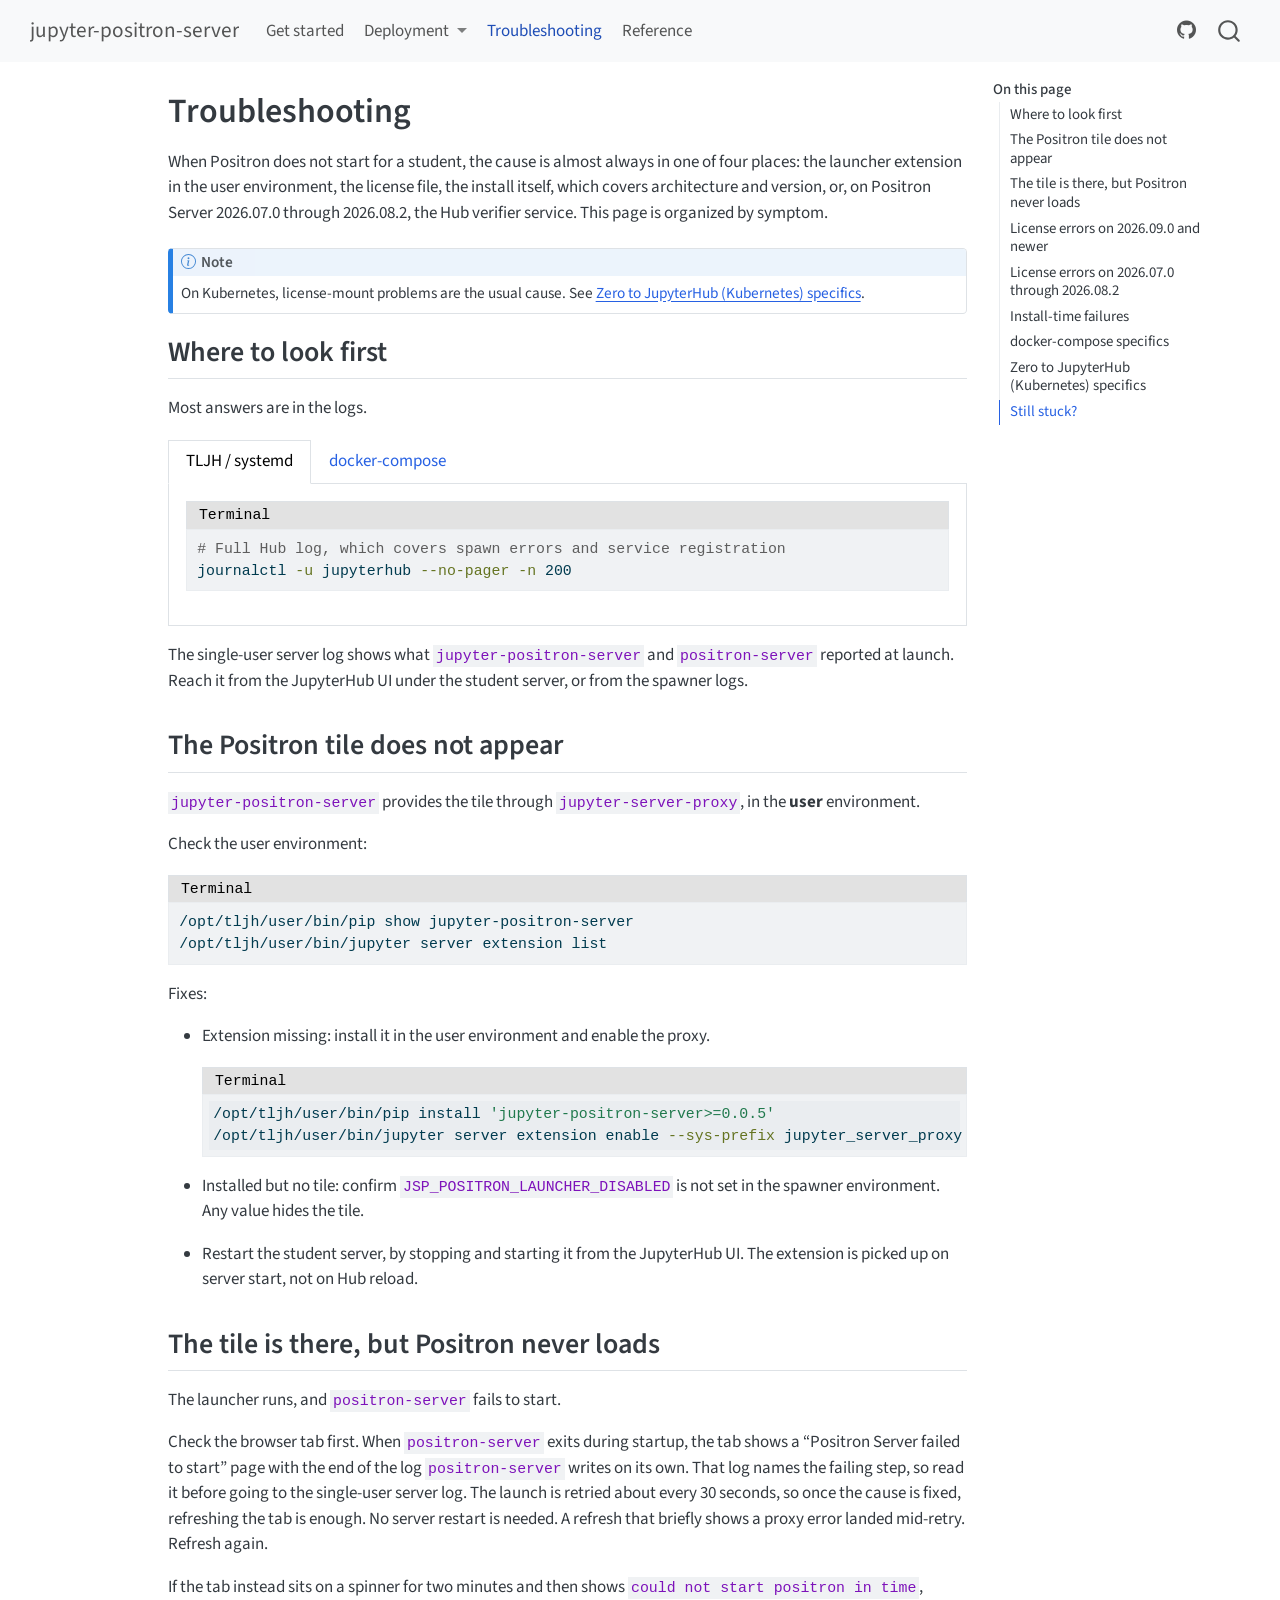
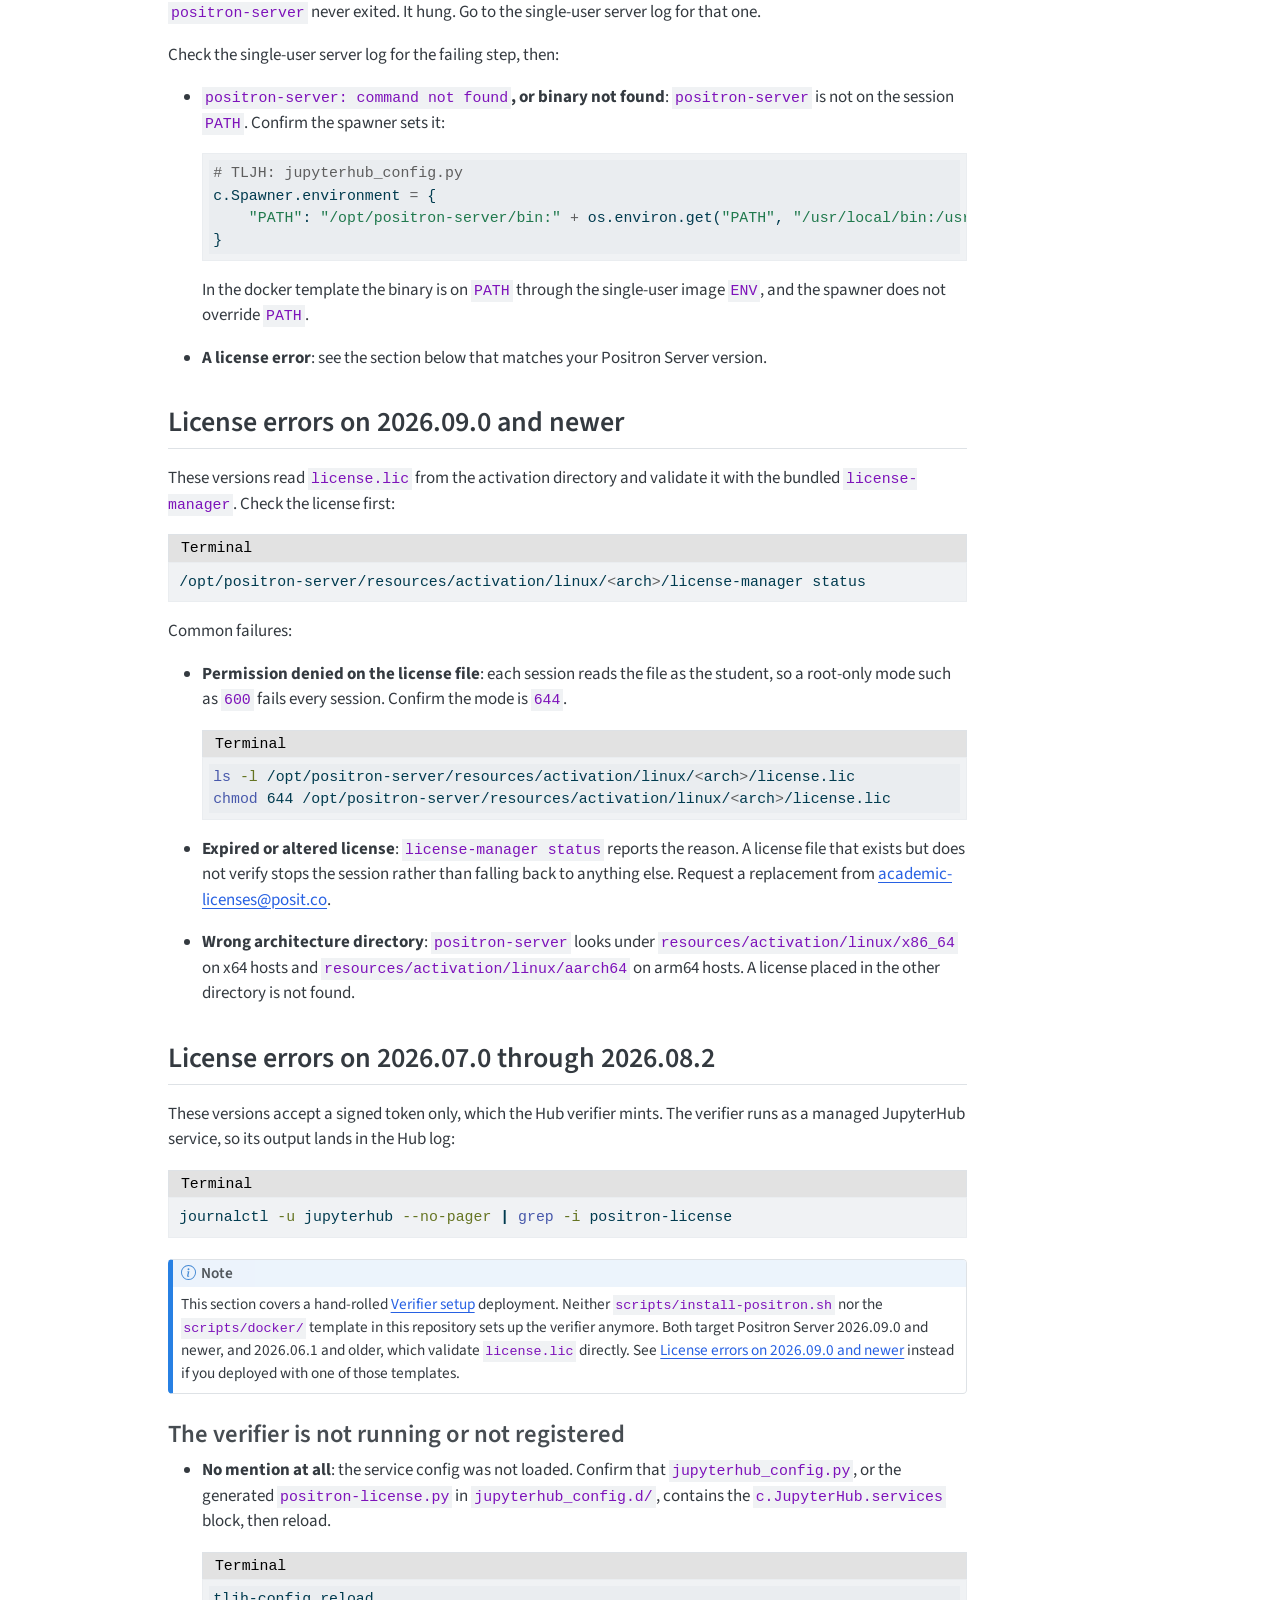
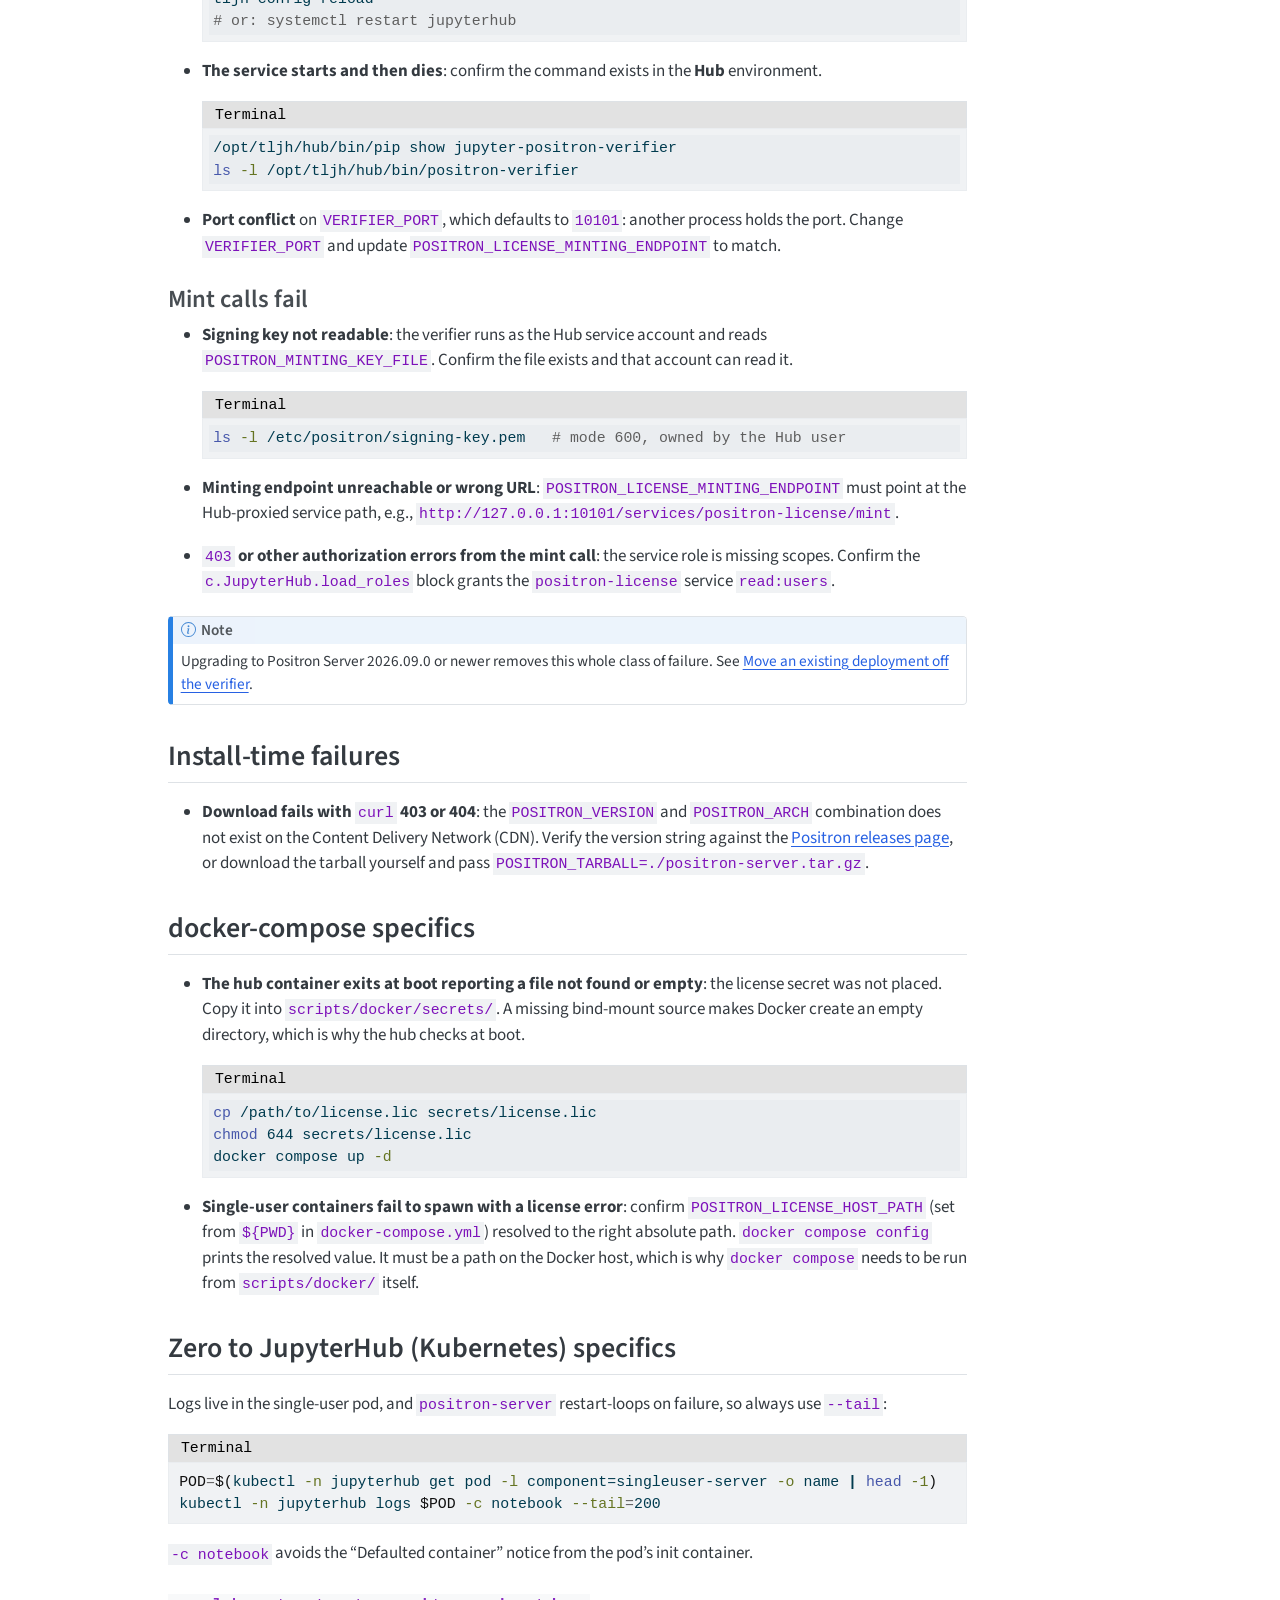
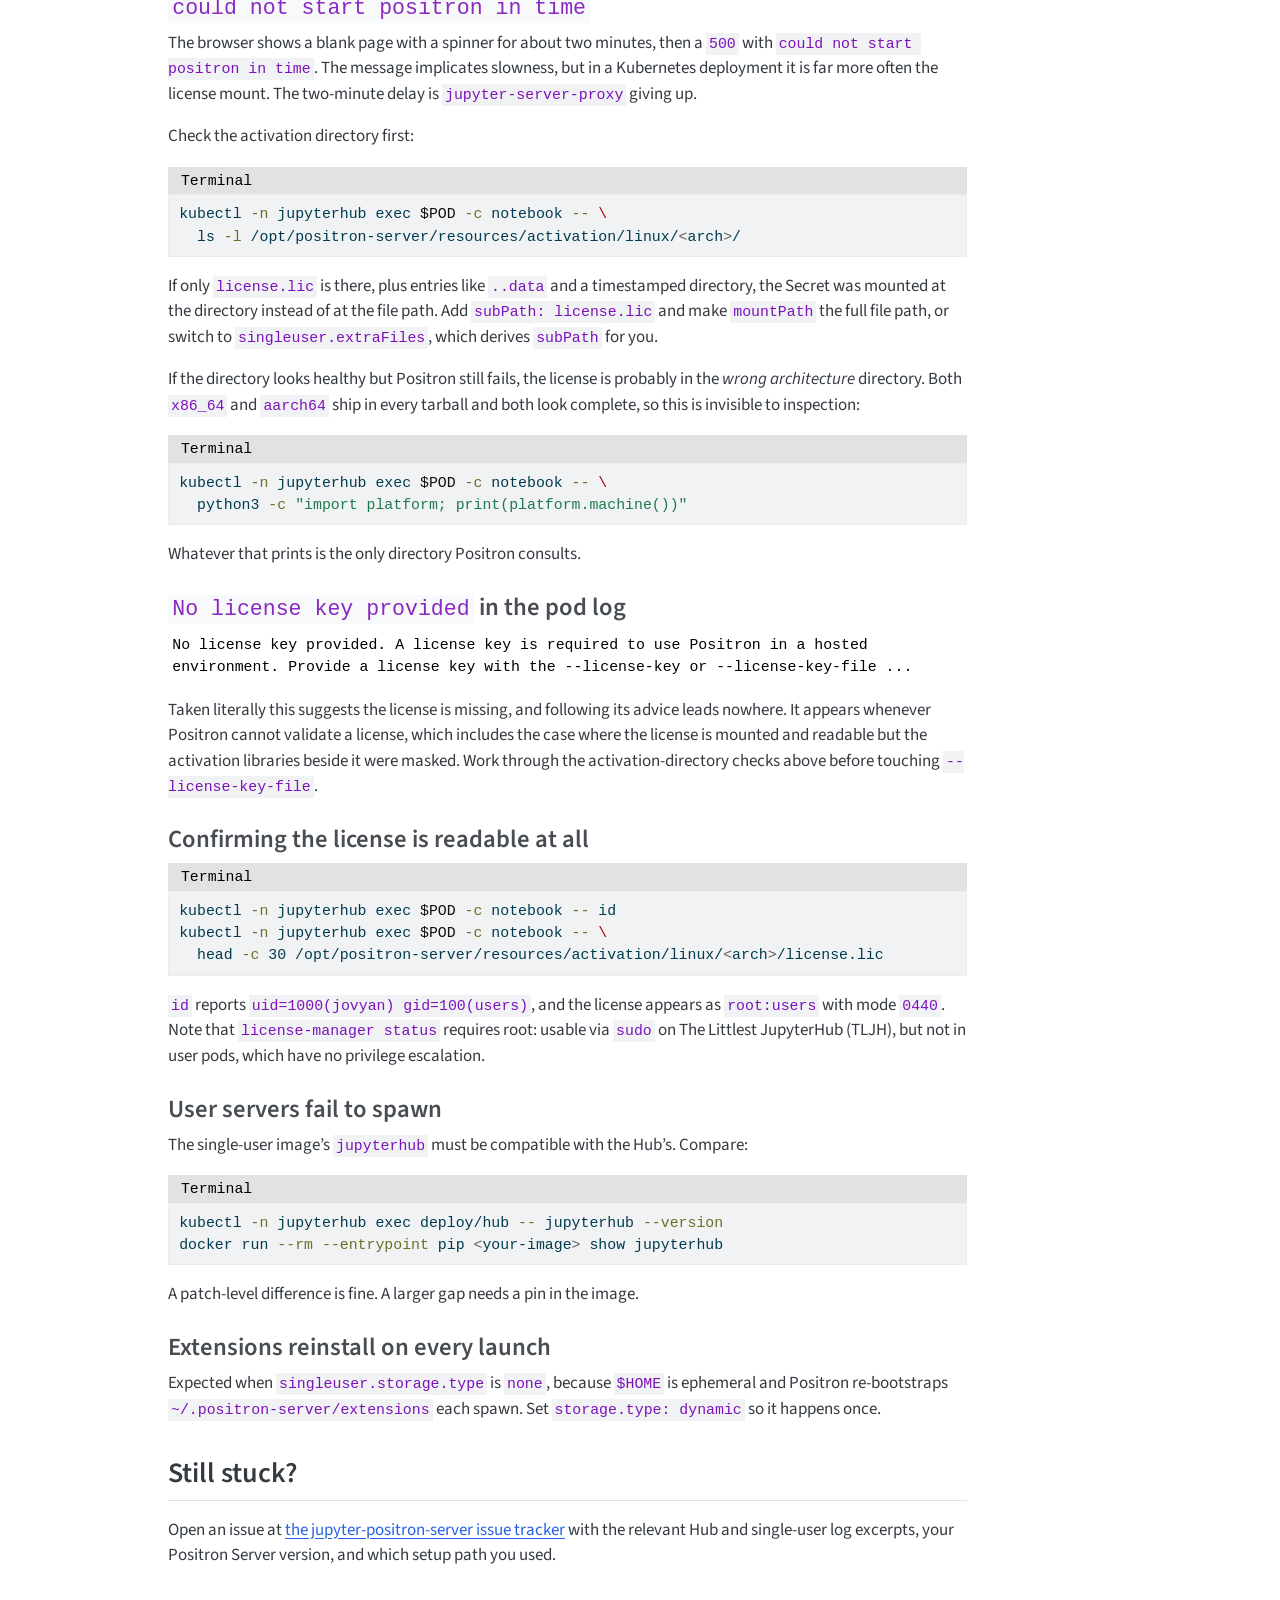
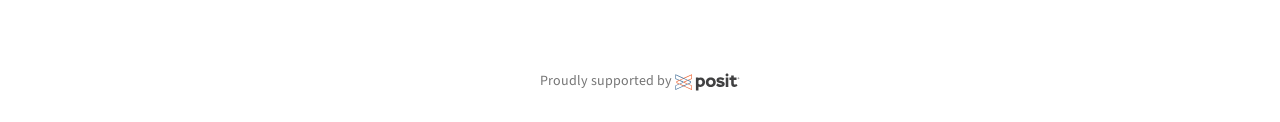
<file: troubleshooting.html>
<!DOCTYPE html>
<html xmlns="http://www.w3.org/1999/xhtml" lang="en" xml:lang="en"><head>

<meta charset="utf-8">
<meta name="generator" content="quarto-1.10.19">

<meta name="viewport" content="width=device-width, initial-scale=1.0, user-scalable=yes">


<title>Troubleshooting – jupyter-positron-server</title>
<style>
/* Default styles provided by pandoc.
** See https://pandoc.org/MANUAL.html#variables-for-html for config info.
*/
span.smallcaps{font-variant: small-caps;}
div.columns{display: flex; gap: 1.5em;}
div.column{flex: auto;}
@media screen {
div.columns{gap: min(4vw, 1.5em);}
div.column{overflow-x: auto;}
}
div.hanging-indent{margin-left: 1.5em; text-indent: -1.5em;}
ul.task-list{list-style: none;}
ul.task-list li input[type="checkbox"] {
  width: 0.8em;
  margin: 0 0.8em 0.2em -1em; /* quarto-specific, see https://github.com/quarto-dev/quarto-cli/issues/4556 */ 
  vertical-align: middle;
}
/* CSS for syntax highlighting */
html { -webkit-text-size-adjust: 100%; }
pre > code.sourceCode { white-space: pre; position: relative; }
pre > code.sourceCode > span { display: inline-block; line-height: 1.25; }
pre > code.sourceCode > span:empty { height: 1.2em; }
.sourceCode { overflow: visible; }
code.sourceCode > span { color: inherit; text-decoration: inherit; }
div.sourceCode { margin: 1em 0; }
pre.sourceCode { margin: 0; }
@media screen {
div.sourceCode { overflow: auto; }
}
@media print {
pre > code.sourceCode { white-space: pre-wrap; }
pre > code.sourceCode > span { text-indent: -5em; padding-left: 5em; }
}
pre.numberSource code
  { counter-reset: source-line 0; }
pre.numberSource code > span
  { position: relative; left: -4em; counter-increment: source-line; }
pre.numberSource code > span > a:first-child::before
  { content: counter(source-line);
    position: relative; left: -1em; text-align: right; vertical-align: baseline;
    border: none; display: inline-block;
    -webkit-touch-callout: none; -webkit-user-select: none;
    -khtml-user-select: none; -moz-user-select: none;
    -ms-user-select: none; user-select: none;
    padding: 0 4px; width: 4em;
  }
pre.numberSource { margin-left: 3em;  padding-left: 4px; }
div.sourceCode
  {   }
@media screen {
pre > code.sourceCode > span > a:first-child::before { text-decoration: underline; }
}
</style>


<script src="site_libs/quarto-nav/quarto-nav.js"></script>
<script src="site_libs/clipboard/clipboard.min.js"></script>
<script src="site_libs/quarto-search/autocomplete.umd.js"></script>
<script src="site_libs/quarto-search/fuse.min.js"></script>
<script src="site_libs/quarto-search/quarto-search.js"></script>
<meta name="quarto:offset" content="./">
<script src="site_libs/quarto-html/quarto.js" type="module"></script>
<script src="site_libs/quarto-html/tabsets/tabsets.js" type="module"></script>
<script src="site_libs/quarto-html/popper.min.js"></script>
<script src="site_libs/quarto-html/tippy.umd.min.js"></script>
<script src="site_libs/quarto-html/anchor.min.js"></script>
<link href="site_libs/quarto-html/tippy.css" rel="stylesheet">
<link href="site_libs/quarto-html/quarto-syntax-highlighting-bf27225e3a48a9273f3daa8f8e829971.css" rel="stylesheet" id="quarto-text-highlighting-styles">
<script src="site_libs/bootstrap/bootstrap.min.js"></script>
<link href="site_libs/bootstrap/bootstrap-icons.css" rel="stylesheet">
<link href="site_libs/bootstrap/bootstrap-c4d3e0078a890bf3a79e9e11db7ee5ef.min.css" rel="stylesheet" append-hash="true" id="quarto-bootstrap" data-mode="light">
<script id="quarto-search-options" type="application/json">{
  "location": "navbar",
  "copy-button": false,
  "collapse-after": 3,
  "panel-placement": "end",
  "type": "overlay",
  "limit": 50,
  "keyboard-shortcut": [
    "f",
    "/",
    "s"
  ],
  "show-item-context": false,
  "language": {
    "search-no-results-text": "No results",
    "search-matching-documents-text": "matching documents",
    "search-copy-link-title": "Copy link to search",
    "search-hide-matches-text": "Hide additional matches",
    "search-more-match-text": "more match in this document",
    "search-more-matches-text": "more matches in this document",
    "search-clear-button-title": "Clear",
    "search-text-placeholder": "",
    "search-detached-cancel-button-title": "Cancel",
    "search-submit-button-title": "Submit",
    "search-label": "Search"
  }
}</script>


</head>

<body class="nav-fixed quarto-light">

<div id="quarto-search-results"></div>
  <header id="quarto-header" class="headroom fixed-top">
    <nav class="navbar navbar-expand-lg " data-bs-theme="dark">
      <div class="navbar-container container-fluid">
      <div class="navbar-brand-container mx-auto">
    <a class="navbar-brand" href="./index.html">
    <span class="navbar-title">jupyter-positron-server</span>
    </a>
  </div>
            <div id="quarto-search" class="" title="Search"></div>
          <button class="navbar-toggler" type="button" data-bs-toggle="collapse" data-bs-target="#navbarCollapse" aria-controls="navbarCollapse" role="menu" aria-expanded="false" aria-label="Toggle navigation" onclick="if (window.quartoToggleHeadroom) { window.quartoToggleHeadroom(); }">
  <span class="navbar-toggler-icon"></span>
</button>
          <div class="collapse navbar-collapse" id="navbarCollapse">
            <ul class="navbar-nav navbar-nav-scroll me-auto">
  <li class="nav-item">
    <a class="nav-link" href="./get_started.html"> 
<span class="menu-text">Get started</span></a>
  </li>  
  <li class="nav-item dropdown ">
    <a class="nav-link dropdown-toggle" href="#" id="nav-menu-deployment" role="link" data-bs-toggle="dropdown" aria-expanded="false">
 <span class="menu-text">Deployment</span>
    </a>
    <ul class="dropdown-menu" aria-labelledby="nav-menu-deployment">    
        <li>
    <a class="dropdown-item" href="./configuration.html">
 <span class="dropdown-text">Configuration</span></a>
  </li>  
        <li>
    <a class="dropdown-item" href="./deployment.html">
 <span class="dropdown-text">Templates</span></a>
  </li>  
    </ul>
  </li>
  <li class="nav-item">
    <a class="nav-link active" href="./troubleshooting.html" aria-current="page"> 
<span class="menu-text">Troubleshooting</span></a>
  </li>  
  <li class="nav-item">
    <a class="nav-link" href="./reference/index.html"> 
<span class="menu-text">Reference</span></a>
  </li>  
</ul>
            <ul class="navbar-nav navbar-nav-scroll ms-auto">
  <li class="nav-item compact">
    <a class="nav-link" href="https://github.com/posit-dev/jupyter-positron-server"> <i class="bi bi-github" role="img" aria-label="jupyter-positron-server GitHub">
</i> 
<span class="menu-text"></span></a>
  </li>  
</ul>
          </div> <!-- /navcollapse -->
            <div class="quarto-navbar-tools">
</div>
      </div> <!-- /container-fluid -->
    </nav>
</header>
<!-- content -->
<div id="quarto-content" class="quarto-container page-columns page-rows-contents page-layout-article page-navbar">
<!-- sidebar -->
<!-- margin-sidebar -->
    <div id="quarto-margin-sidebar" class="sidebar margin-sidebar">
        <nav id="TOC" role="doc-toc" class="toc-active">
    <h2 id="toc-title">On this page</h2>
   
  <ul>
  <li><a href="#where-to-look-first" id="toc-where-to-look-first" class="nav-link active" data-scroll-target="#where-to-look-first">Where to look first</a></li>
  <li><a href="#the-positron-tile-does-not-appear" id="toc-the-positron-tile-does-not-appear" class="nav-link" data-scroll-target="#the-positron-tile-does-not-appear">The Positron tile does not appear</a></li>
  <li><a href="#the-tile-is-there-but-positron-never-loads" id="toc-the-tile-is-there-but-positron-never-loads" class="nav-link" data-scroll-target="#the-tile-is-there-but-positron-never-loads">The tile is there, but Positron never loads</a></li>
  <li><a href="#license-errors-on-2026.09.0-and-newer" id="toc-license-errors-on-2026.09.0-and-newer" class="nav-link" data-scroll-target="#license-errors-on-2026.09.0-and-newer">License errors on 2026.09.0 and newer</a></li>
  <li><a href="#license-errors-on-2026.07.0-through-2026.08.2" id="toc-license-errors-on-2026.07.0-through-2026.08.2" class="nav-link" data-scroll-target="#license-errors-on-2026.07.0-through-2026.08.2">License errors on 2026.07.0 through 2026.08.2</a>
  <ul class="collapse">
  <li><a href="#the-verifier-is-not-running-or-not-registered" id="toc-the-verifier-is-not-running-or-not-registered" class="nav-link" data-scroll-target="#the-verifier-is-not-running-or-not-registered">The verifier is not running or not registered</a></li>
  <li><a href="#mint-calls-fail" id="toc-mint-calls-fail" class="nav-link" data-scroll-target="#mint-calls-fail">Mint calls fail</a></li>
  </ul></li>
  <li><a href="#install-time-failures" id="toc-install-time-failures" class="nav-link" data-scroll-target="#install-time-failures">Install-time failures</a></li>
  <li><a href="#docker-compose-specifics" id="toc-docker-compose-specifics" class="nav-link" data-scroll-target="#docker-compose-specifics">docker-compose specifics</a></li>
  <li><a href="#zero-to-jupyterhub-kubernetes-specifics" id="toc-zero-to-jupyterhub-kubernetes-specifics" class="nav-link" data-scroll-target="#zero-to-jupyterhub-kubernetes-specifics">Zero to JupyterHub (Kubernetes) specifics</a>
  <ul class="collapse">
  <li><a href="#could-not-start-positron-in-time" id="toc-could-not-start-positron-in-time" class="nav-link" data-scroll-target="#could-not-start-positron-in-time"><code>could not start positron in time</code></a></li>
  <li><a href="#no-license-key-provided-in-the-pod-log" id="toc-no-license-key-provided-in-the-pod-log" class="nav-link" data-scroll-target="#no-license-key-provided-in-the-pod-log"><code>No license key provided</code> in the pod log</a></li>
  <li><a href="#confirming-the-license-is-readable-at-all" id="toc-confirming-the-license-is-readable-at-all" class="nav-link" data-scroll-target="#confirming-the-license-is-readable-at-all">Confirming the license is readable at all</a></li>
  <li><a href="#user-servers-fail-to-spawn" id="toc-user-servers-fail-to-spawn" class="nav-link" data-scroll-target="#user-servers-fail-to-spawn">User servers fail to spawn</a></li>
  <li><a href="#extensions-reinstall-on-every-launch" id="toc-extensions-reinstall-on-every-launch" class="nav-link" data-scroll-target="#extensions-reinstall-on-every-launch">Extensions reinstall on every launch</a></li>
  </ul></li>
  <li><a href="#still-stuck" id="toc-still-stuck" class="nav-link" data-scroll-target="#still-stuck">Still stuck?</a></li>
  </ul>
</nav>
    </div>
<!-- main -->
<main class="content" id="quarto-document-content">

<header id="title-block-header" class="quarto-title-block default">
<div class="quarto-title">
<h1 class="title">Troubleshooting</h1>
</div>



<div class="quarto-title-meta">

    
  
    
  </div>
  


</header>


<p>When Positron does not start for a student, the cause is almost always in one of four places: the launcher extension in the user environment, the license file, the install itself, which covers architecture and version, or, on Positron Server 2026.07.0 through 2026.08.2, the Hub verifier service. This page is organized by symptom.</p>
<div class="callout callout-style-default callout-note callout-titled">
<div class="callout-header d-flex align-content-center">
<div class="callout-icon-container">
<i class="callout-icon"></i>
</div>
<div class="callout-title-container flex-fill">
Note
</div>
</div>
<div class="callout-body-container callout-body">
<p>On Kubernetes, license-mount problems are the usual cause. See <a href="#zero-to-jupyterhub-kubernetes-specifics">Zero to JupyterHub (Kubernetes) specifics</a>.</p>
</div>
</div>
<section id="where-to-look-first" class="level2">
<h2 class="anchored" data-anchor-id="where-to-look-first">Where to look first</h2>
<p>Most answers are in the logs.</p>
<div class="tabset-margin-container"></div><div class="panel-tabset">
<ul class="nav nav-tabs" role="tablist"><li class="nav-item" role="presentation"><a class="nav-link active" id="tabset-1-1-tab" data-bs-toggle="tab" data-bs-target="#tabset-1-1" role="tab" aria-controls="tabset-1-1" aria-selected="true" href="">TLJH / systemd</a></li><li class="nav-item" role="presentation"><a class="nav-link" id="tabset-1-2-tab" data-bs-toggle="tab" data-bs-target="#tabset-1-2" role="tab" aria-controls="tabset-1-2" aria-selected="false" href="">docker-compose</a></li></ul>
<div class="tab-content">
<div id="tabset-1-1" class="tab-pane active" role="tabpanel" aria-labelledby="tabset-1-1-tab">
<div class="code-with-filename">
<div class="code-with-filename-file">
<pre><strong>Terminal</strong></pre>
</div>
<div class="code-copy-outer-scaffold"><div class="sourceCode" id="cb1" data-filename="Terminal"><pre class="sourceCode bash code-with-copy"><code class="sourceCode bash"><span id="cb1-1"><a href="#cb1-1" aria-hidden="true" tabindex="-1"></a><span class="co"># Full Hub log, which covers spawn errors and service registration</span></span>
<span id="cb1-2"><a href="#cb1-2" aria-hidden="true" tabindex="-1"></a><span class="ex">journalctl</span> <span class="at">-u</span> jupyterhub <span class="at">--no-pager</span> <span class="at">-n</span> 200</span></code></pre></div><button title="Copy to Clipboard" class="code-copy-button"><i class="bi"></i></button></div>
</div>
</div>
<div id="tabset-1-2" class="tab-pane" role="tabpanel" aria-labelledby="tabset-1-2-tab">
<div class="code-with-filename">
<div class="code-with-filename-file">
<pre><strong>Terminal</strong></pre>
</div>
<div class="code-copy-outer-scaffold"><div class="sourceCode" id="cb2" data-filename="Terminal"><pre class="sourceCode bash code-with-copy"><code class="sourceCode bash"><span id="cb2-1"><a href="#cb2-1" aria-hidden="true" tabindex="-1"></a><span class="co"># Hub log</span></span>
<span id="cb2-2"><a href="#cb2-2" aria-hidden="true" tabindex="-1"></a><span class="ex">docker</span> compose logs hub</span>
<span id="cb2-3"><a href="#cb2-3" aria-hidden="true" tabindex="-1"></a></span>
<span id="cb2-4"><a href="#cb2-4" aria-hidden="true" tabindex="-1"></a><span class="co"># A student's single-user container, named by `docker ps`</span></span>
<span id="cb2-5"><a href="#cb2-5" aria-hidden="true" tabindex="-1"></a><span class="ex">docker</span> logs <span class="op">&lt;</span>jupyter-USERNAME-container<span class="op">&gt;</span></span></code></pre></div><button title="Copy to Clipboard" class="code-copy-button"><i class="bi"></i></button></div>
</div>
</div>
</div>
</div>
<p>The single-user server log shows what <code>jupyter-positron-server</code> and <code>positron-server</code> reported at launch. Reach it from the JupyterHub UI under the student server, or from the spawner logs.</p>
</section>
<section id="the-positron-tile-does-not-appear" class="level2">
<h2 class="anchored" data-anchor-id="the-positron-tile-does-not-appear">The Positron tile does not appear</h2>
<p><code>jupyter-positron-server</code> provides the tile through <code>jupyter-server-proxy</code>, in the <strong>user</strong> environment.</p>
<p>Check the user environment:</p>
<div class="code-with-filename">
<div class="code-with-filename-file">
<pre><strong>Terminal</strong></pre>
</div>
<div class="code-copy-outer-scaffold"><div class="sourceCode" id="cb3" data-filename="Terminal"><pre class="sourceCode bash code-with-copy"><code class="sourceCode bash"><span id="cb3-1"><a href="#cb3-1" aria-hidden="true" tabindex="-1"></a><span class="ex">/opt/tljh/user/bin/pip</span> show jupyter-positron-server</span>
<span id="cb3-2"><a href="#cb3-2" aria-hidden="true" tabindex="-1"></a><span class="ex">/opt/tljh/user/bin/jupyter</span> server extension list</span></code></pre></div><button title="Copy to Clipboard" class="code-copy-button"><i class="bi"></i></button></div>
</div>
<p>Fixes:</p>
<ul>
<li><p>Extension missing: install it in the user environment and enable the proxy.</p>
<div class="code-with-filename">
<div class="code-with-filename-file">
<pre><strong>Terminal</strong></pre>
</div>
<div class="code-copy-outer-scaffold"><div class="sourceCode" id="cb4" data-filename="Terminal"><pre class="sourceCode bash code-with-copy"><code class="sourceCode bash"><span id="cb4-1"><a href="#cb4-1" aria-hidden="true" tabindex="-1"></a><span class="ex">/opt/tljh/user/bin/pip</span> install <span class="st">'jupyter-positron-server&gt;=0.0.5'</span></span>
<span id="cb4-2"><a href="#cb4-2" aria-hidden="true" tabindex="-1"></a><span class="ex">/opt/tljh/user/bin/jupyter</span> server extension enable <span class="at">--sys-prefix</span> jupyter_server_proxy</span></code></pre></div><button title="Copy to Clipboard" class="code-copy-button"><i class="bi"></i></button></div>
</div></li>
<li><p>Installed but no tile: confirm <code>JSP_POSITRON_LAUNCHER_DISABLED</code> is not set in the spawner environment. Any value hides the tile.</p></li>
<li><p>Restart the student server, by stopping and starting it from the JupyterHub UI. The extension is picked up on server start, not on Hub reload.</p></li>
</ul>
</section>
<section id="the-tile-is-there-but-positron-never-loads" class="level2">
<h2 class="anchored" data-anchor-id="the-tile-is-there-but-positron-never-loads">The tile is there, but Positron never loads</h2>
<p>The launcher runs, and <code>positron-server</code> fails to start.</p>
<p>Check the browser tab first. When <code>positron-server</code> exits during startup, the tab shows a “Positron Server failed to start” page with the end of the log <code>positron-server</code> writes on its own. That log names the failing step, so read it before going to the single-user server log. The launch is retried about every 30 seconds, so once the cause is fixed, refreshing the tab is enough. No server restart is needed. A refresh that briefly shows a proxy error landed mid-retry. Refresh again.</p>
<p>If the tab instead sits on a spinner for two minutes and then shows <code>could not start positron in time</code>, <code>positron-server</code> never exited. It hung. Go to the single-user server log for that one.</p>
<p>Check the single-user server log for the failing step, then:</p>
<ul>
<li><p><strong><code>positron-server: command not found</code>, or binary not found</strong>: <code>positron-server</code> is not on the session <code>PATH</code>. Confirm the spawner sets it:</p>
<div class="code-copy-outer-scaffold"><div class="sourceCode" id="cb5"><pre class="sourceCode python code-with-copy"><code class="sourceCode python"><span id="cb5-1"><a href="#cb5-1" aria-hidden="true" tabindex="-1"></a><span class="co"># TLJH: jupyterhub_config.py</span></span>
<span id="cb5-2"><a href="#cb5-2" aria-hidden="true" tabindex="-1"></a>c.Spawner.environment <span class="op">=</span> {</span>
<span id="cb5-3"><a href="#cb5-3" aria-hidden="true" tabindex="-1"></a>    <span class="st">"PATH"</span>: <span class="st">"/opt/positron-server/bin:"</span> <span class="op">+</span> os.environ.get(<span class="st">"PATH"</span>, <span class="st">"/usr/local/bin:/usr/bin:/bin"</span>),</span>
<span id="cb5-4"><a href="#cb5-4" aria-hidden="true" tabindex="-1"></a>}</span></code></pre></div><button title="Copy to Clipboard" class="code-copy-button"><i class="bi"></i></button></div>
<p>In the docker template the binary is on <code>PATH</code> through the single-user image <code>ENV</code>, and the spawner does not override <code>PATH</code>.</p></li>
<li><p><strong>A license error</strong>: see the section below that matches your Positron Server version.</p></li>
</ul>
</section>
<section id="license-errors-on-2026.09.0-and-newer" class="level2">
<h2 class="anchored" data-anchor-id="license-errors-on-2026.09.0-and-newer">License errors on 2026.09.0 and newer</h2>
<p>These versions read <code>license.lic</code> from the activation directory and validate it with the bundled <code>license-manager</code>. Check the license first:</p>
<div class="code-with-filename">
<div class="code-with-filename-file">
<pre><strong>Terminal</strong></pre>
</div>
<div class="code-copy-outer-scaffold"><div class="sourceCode" id="cb6" data-filename="Terminal"><pre class="sourceCode bash code-with-copy"><code class="sourceCode bash"><span id="cb6-1"><a href="#cb6-1" aria-hidden="true" tabindex="-1"></a><span class="ex">/opt/positron-server/resources/activation/linux/</span><span class="op">&lt;</span>arch<span class="op">&gt;</span>/license-manager status</span></code></pre></div><button title="Copy to Clipboard" class="code-copy-button"><i class="bi"></i></button></div>
</div>
<p>Common failures:</p>
<ul>
<li><p><strong>Permission denied on the license file</strong>: each session reads the file as the student, so a root-only mode such as <code>600</code> fails every session. Confirm the mode is <code>644</code>.</p>
<div class="code-with-filename">
<div class="code-with-filename-file">
<pre><strong>Terminal</strong></pre>
</div>
<div class="code-copy-outer-scaffold"><div class="sourceCode" id="cb7" data-filename="Terminal"><pre class="sourceCode bash code-with-copy"><code class="sourceCode bash"><span id="cb7-1"><a href="#cb7-1" aria-hidden="true" tabindex="-1"></a><span class="fu">ls</span> <span class="at">-l</span> /opt/positron-server/resources/activation/linux/<span class="op">&lt;</span>arch<span class="op">&gt;</span>/license.lic</span>
<span id="cb7-2"><a href="#cb7-2" aria-hidden="true" tabindex="-1"></a><span class="fu">chmod</span> 644 /opt/positron-server/resources/activation/linux/<span class="op">&lt;</span>arch<span class="op">&gt;</span>/license.lic</span></code></pre></div><button title="Copy to Clipboard" class="code-copy-button"><i class="bi"></i></button></div>
</div></li>
<li><p><strong>Expired or altered license</strong>: <code>license-manager status</code> reports the reason. A license file that exists but does not verify stops the session rather than falling back to anything else. Request a replacement from <a href="mailto:academic-licenses@posit.co">academic-licenses@posit.co</a>.</p></li>
<li><p><strong>Wrong architecture directory</strong>: <code>positron-server</code> looks under <code>resources/activation/linux/x86_64</code> on x64 hosts and <code>resources/activation/linux/aarch64</code> on arm64 hosts. A license placed in the other directory is not found.</p></li>
</ul>
</section>
<section id="license-errors-on-2026.07.0-through-2026.08.2" class="level2">
<h2 class="anchored" data-anchor-id="license-errors-on-2026.07.0-through-2026.08.2">License errors on 2026.07.0 through 2026.08.2</h2>
<p>These versions accept a signed token only, which the Hub verifier mints. The verifier runs as a managed JupyterHub service, so its output lands in the Hub log:</p>
<div class="code-with-filename">
<div class="code-with-filename-file">
<pre><strong>Terminal</strong></pre>
</div>
<div class="code-copy-outer-scaffold"><div class="sourceCode" id="cb8" data-filename="Terminal"><pre class="sourceCode bash code-with-copy"><code class="sourceCode bash"><span id="cb8-1"><a href="#cb8-1" aria-hidden="true" tabindex="-1"></a><span class="ex">journalctl</span> <span class="at">-u</span> jupyterhub <span class="at">--no-pager</span> <span class="kw">|</span> <span class="fu">grep</span> <span class="at">-i</span> positron-license</span></code></pre></div><button title="Copy to Clipboard" class="code-copy-button"><i class="bi"></i></button></div>
</div>
<div class="callout callout-style-default callout-note callout-titled">
<div class="callout-header d-flex align-content-center">
<div class="callout-icon-container">
<i class="callout-icon"></i>
</div>
<div class="callout-title-container flex-fill">
Note
</div>
</div>
<div class="callout-body-container callout-body">
<p>This section covers a hand-rolled <a href="./verifier_get_started.html">Verifier setup</a> deployment. Neither <code>scripts/install-positron.sh</code> nor the <code>scripts/docker/</code> template in this repository sets up the verifier anymore. Both target Positron Server 2026.09.0 and newer, and 2026.06.1 and older, which validate <code>license.lic</code> directly. See <a href="#license-errors-on-2026.09.0-and-newer">License errors on 2026.09.0 and newer</a> instead if you deployed with one of those templates.</p>
</div>
</div>
<section id="the-verifier-is-not-running-or-not-registered" class="level3">
<h3 class="anchored" data-anchor-id="the-verifier-is-not-running-or-not-registered">The verifier is not running or not registered</h3>
<ul>
<li><p><strong>No mention at all</strong>: the service config was not loaded. Confirm that <code>jupyterhub_config.py</code>, or the generated <code>positron-license.py</code> in <code>jupyterhub_config.d/</code>, contains the <code>c.JupyterHub.services</code> block, then reload.</p>
<div class="code-with-filename">
<div class="code-with-filename-file">
<pre><strong>Terminal</strong></pre>
</div>
<div class="code-copy-outer-scaffold"><div class="sourceCode" id="cb9" data-filename="Terminal"><pre class="sourceCode bash code-with-copy"><code class="sourceCode bash"><span id="cb9-1"><a href="#cb9-1" aria-hidden="true" tabindex="-1"></a><span class="ex">tljh-config</span> reload</span>
<span id="cb9-2"><a href="#cb9-2" aria-hidden="true" tabindex="-1"></a><span class="co"># or: systemctl restart jupyterhub</span></span></code></pre></div><button title="Copy to Clipboard" class="code-copy-button"><i class="bi"></i></button></div>
</div></li>
<li><p><strong>The service starts and then dies</strong>: confirm the command exists in the <strong>Hub</strong> environment.</p>
<div class="code-with-filename">
<div class="code-with-filename-file">
<pre><strong>Terminal</strong></pre>
</div>
<div class="code-copy-outer-scaffold"><div class="sourceCode" id="cb10" data-filename="Terminal"><pre class="sourceCode bash code-with-copy"><code class="sourceCode bash"><span id="cb10-1"><a href="#cb10-1" aria-hidden="true" tabindex="-1"></a><span class="ex">/opt/tljh/hub/bin/pip</span> show jupyter-positron-verifier</span>
<span id="cb10-2"><a href="#cb10-2" aria-hidden="true" tabindex="-1"></a><span class="fu">ls</span> <span class="at">-l</span> /opt/tljh/hub/bin/positron-verifier</span></code></pre></div><button title="Copy to Clipboard" class="code-copy-button"><i class="bi"></i></button></div>
</div></li>
<li><p><strong>Port conflict</strong> on <code>VERIFIER_PORT</code>, which defaults to <code>10101</code>: another process holds the port. Change <code>VERIFIER_PORT</code> and update <code>POSITRON_LICENSE_MINTING_ENDPOINT</code> to match.</p></li>
</ul>
</section>
<section id="mint-calls-fail" class="level3">
<h3 class="anchored" data-anchor-id="mint-calls-fail">Mint calls fail</h3>
<ul>
<li><p><strong>Signing key not readable</strong>: the verifier runs as the Hub service account and reads <code>POSITRON_MINTING_KEY_FILE</code>. Confirm the file exists and that account can read it.</p>
<div class="code-with-filename">
<div class="code-with-filename-file">
<pre><strong>Terminal</strong></pre>
</div>
<div class="code-copy-outer-scaffold"><div class="sourceCode" id="cb11" data-filename="Terminal"><pre class="sourceCode bash code-with-copy"><code class="sourceCode bash"><span id="cb11-1"><a href="#cb11-1" aria-hidden="true" tabindex="-1"></a><span class="fu">ls</span> <span class="at">-l</span> /etc/positron/signing-key.pem   <span class="co"># mode 600, owned by the Hub user</span></span></code></pre></div><button title="Copy to Clipboard" class="code-copy-button"><i class="bi"></i></button></div>
</div></li>
<li><p><strong>Minting endpoint unreachable or wrong URL</strong>: <code>POSITRON_LICENSE_MINTING_ENDPOINT</code> must point at the Hub-proxied service path, e.g., <code>http://127.0.0.1:10101/services/positron-license/mint</code>.</p></li>
<li><p><strong><code>403</code> or other authorization errors from the mint call</strong>: the service role is missing scopes. Confirm the <code>c.JupyterHub.load_roles</code> block grants the <code>positron-license</code> service <code>read:users</code>.</p></li>
</ul>
<div class="callout callout-style-default callout-note callout-titled">
<div class="callout-header d-flex align-content-center">
<div class="callout-icon-container">
<i class="callout-icon"></i>
</div>
<div class="callout-title-container flex-fill">
Note
</div>
</div>
<div class="callout-body-container callout-body">
<p>Upgrading to Positron Server 2026.09.0 or newer removes this whole class of failure. See <a href="./get_started.html#move-an-existing-deployment-off-the-verifier">Move an existing deployment off the verifier</a>.</p>
</div>
</div>
</section>
</section>
<section id="install-time-failures" class="level2">
<h2 class="anchored" data-anchor-id="install-time-failures">Install-time failures</h2>
<ul>
<li><strong>Download fails with <code>curl</code> 403 or 404</strong>: the <code>POSITRON_VERSION</code> and <code>POSITRON_ARCH</code> combination does not exist on the Content Delivery Network (CDN). Verify the version string against the <a href="https://github.com/posit-dev/positron/releases">Positron releases page</a>, or download the tarball yourself and pass <code>POSITRON_TARBALL=./positron-server.tar.gz</code>.</li>
</ul>
</section>
<section id="docker-compose-specifics" class="level2">
<h2 class="anchored" data-anchor-id="docker-compose-specifics">docker-compose specifics</h2>
<ul>
<li><p><strong>The hub container exits at boot reporting a file not found or empty</strong>: the license secret was not placed. Copy it into <code>scripts/docker/secrets/</code>. A missing bind-mount source makes Docker create an empty directory, which is why the hub checks at boot.</p>
<div class="code-with-filename">
<div class="code-with-filename-file">
<pre><strong>Terminal</strong></pre>
</div>
<div class="code-copy-outer-scaffold"><div class="sourceCode" id="cb12" data-filename="Terminal"><pre class="sourceCode bash code-with-copy"><code class="sourceCode bash"><span id="cb12-1"><a href="#cb12-1" aria-hidden="true" tabindex="-1"></a><span class="fu">cp</span> /path/to/license.lic secrets/license.lic</span>
<span id="cb12-2"><a href="#cb12-2" aria-hidden="true" tabindex="-1"></a><span class="fu">chmod</span> 644 secrets/license.lic</span>
<span id="cb12-3"><a href="#cb12-3" aria-hidden="true" tabindex="-1"></a><span class="ex">docker</span> compose up <span class="at">-d</span></span></code></pre></div><button title="Copy to Clipboard" class="code-copy-button"><i class="bi"></i></button></div>
</div></li>
<li><p><strong>Single-user containers fail to spawn with a license error</strong>: confirm <code>POSITRON_LICENSE_HOST_PATH</code> (set from <code>${PWD}</code> in <code>docker-compose.yml</code>) resolved to the right absolute path. <code>docker compose config</code> prints the resolved value. It must be a path on the Docker host, which is why <code>docker compose</code> needs to be run from <code>scripts/docker/</code> itself.</p></li>
</ul>
</section>
<section id="zero-to-jupyterhub-kubernetes-specifics" class="level2">
<h2 class="anchored" data-anchor-id="zero-to-jupyterhub-kubernetes-specifics">Zero to JupyterHub (Kubernetes) specifics</h2>
<p>Logs live in the single-user pod, and <code>positron-server</code> restart-loops on failure, so always use <code>--tail</code>:</p>
<div class="code-with-filename">
<div class="code-with-filename-file">
<pre><strong>Terminal</strong></pre>
</div>
<div class="code-copy-outer-scaffold"><div class="sourceCode" id="cb13" data-filename="Terminal"><pre class="sourceCode bash code-with-copy"><code class="sourceCode bash"><span id="cb13-1"><a href="#cb13-1" aria-hidden="true" tabindex="-1"></a><span class="va">POD</span><span class="op">=</span><span class="va">$(</span><span class="ex">kubectl</span> <span class="at">-n</span> jupyterhub get pod <span class="at">-l</span> component=singleuser-server <span class="at">-o</span> name <span class="kw">|</span> <span class="fu">head</span> <span class="at">-1</span><span class="va">)</span></span>
<span id="cb13-2"><a href="#cb13-2" aria-hidden="true" tabindex="-1"></a><span class="ex">kubectl</span> <span class="at">-n</span> jupyterhub logs <span class="va">$POD</span> <span class="at">-c</span> notebook <span class="at">--tail</span><span class="op">=</span>200</span></code></pre></div><button title="Copy to Clipboard" class="code-copy-button"><i class="bi"></i></button></div>
</div>
<p><code>-c notebook</code> avoids the “Defaulted container” notice from the pod’s init container.</p>
<section id="could-not-start-positron-in-time" class="level3">
<h3 class="anchored" data-anchor-id="could-not-start-positron-in-time"><code>could not start positron in time</code></h3>
<p>The browser shows a blank page with a spinner for about two minutes, then a <code>500</code> with <code>could not start positron in time</code>. The message implicates slowness, but in a Kubernetes deployment it is far more often the license mount. The two-minute delay is <code>jupyter-server-proxy</code> giving up.</p>
<p>Check the activation directory first:</p>
<div class="code-with-filename">
<div class="code-with-filename-file">
<pre><strong>Terminal</strong></pre>
</div>
<div class="code-copy-outer-scaffold"><div class="sourceCode" id="cb14" data-filename="Terminal"><pre class="sourceCode bash code-with-copy"><code class="sourceCode bash"><span id="cb14-1"><a href="#cb14-1" aria-hidden="true" tabindex="-1"></a><span class="ex">kubectl</span> <span class="at">-n</span> jupyterhub exec <span class="va">$POD</span> <span class="at">-c</span> notebook <span class="at">--</span> <span class="dt">\</span></span>
<span id="cb14-2"><a href="#cb14-2" aria-hidden="true" tabindex="-1"></a>  ls <span class="at">-l</span> /opt/positron-server/resources/activation/linux/<span class="op">&lt;</span>arch<span class="op">&gt;</span>/</span></code></pre></div><button title="Copy to Clipboard" class="code-copy-button"><i class="bi"></i></button></div>
</div>
<p>If only <code>license.lic</code> is there, plus entries like <code>..data</code> and a timestamped directory, the Secret was mounted at the directory instead of at the file path. Add <code>subPath: license.lic</code> and make <code>mountPath</code> the full file path, or switch to <code>singleuser.extraFiles</code>, which derives <code>subPath</code> for you.</p>
<p>If the directory looks healthy but Positron still fails, the license is probably in the <em>wrong architecture</em> directory. Both <code>x86_64</code> and <code>aarch64</code> ship in every tarball and both look complete, so this is invisible to inspection:</p>
<div class="code-with-filename">
<div class="code-with-filename-file">
<pre><strong>Terminal</strong></pre>
</div>
<div class="code-copy-outer-scaffold"><div class="sourceCode" id="cb15" data-filename="Terminal"><pre class="sourceCode bash code-with-copy"><code class="sourceCode bash"><span id="cb15-1"><a href="#cb15-1" aria-hidden="true" tabindex="-1"></a><span class="ex">kubectl</span> <span class="at">-n</span> jupyterhub exec <span class="va">$POD</span> <span class="at">-c</span> notebook <span class="at">--</span> <span class="dt">\</span></span>
<span id="cb15-2"><a href="#cb15-2" aria-hidden="true" tabindex="-1"></a>  python3 <span class="at">-c</span> <span class="st">"import platform; print(platform.machine())"</span></span></code></pre></div><button title="Copy to Clipboard" class="code-copy-button"><i class="bi"></i></button></div>
</div>
<p>Whatever that prints is the only directory Positron consults.</p>
</section>
<section id="no-license-key-provided-in-the-pod-log" class="level3">
<h3 class="anchored" data-anchor-id="no-license-key-provided-in-the-pod-log"><code>No license key provided</code> in the pod log</h3>
<pre class="text"><code>No license key provided. A license key is required to use Positron in a hosted
environment. Provide a license key with the --license-key or --license-key-file ...</code></pre>
<p>Taken literally this suggests the license is missing, and following its advice leads nowhere. It appears whenever Positron cannot validate a license, which includes the case where the license is mounted and readable but the activation libraries beside it were masked. Work through the activation-directory checks above before touching <code>--license-key-file</code>.</p>
</section>
<section id="confirming-the-license-is-readable-at-all" class="level3">
<h3 class="anchored" data-anchor-id="confirming-the-license-is-readable-at-all">Confirming the license is readable at all</h3>
<div class="code-with-filename">
<div class="code-with-filename-file">
<pre><strong>Terminal</strong></pre>
</div>
<div class="code-copy-outer-scaffold"><div class="sourceCode" id="cb17" data-filename="Terminal"><pre class="sourceCode bash code-with-copy"><code class="sourceCode bash"><span id="cb17-1"><a href="#cb17-1" aria-hidden="true" tabindex="-1"></a><span class="ex">kubectl</span> <span class="at">-n</span> jupyterhub exec <span class="va">$POD</span> <span class="at">-c</span> notebook <span class="at">--</span> id</span>
<span id="cb17-2"><a href="#cb17-2" aria-hidden="true" tabindex="-1"></a><span class="ex">kubectl</span> <span class="at">-n</span> jupyterhub exec <span class="va">$POD</span> <span class="at">-c</span> notebook <span class="at">--</span> <span class="dt">\</span></span>
<span id="cb17-3"><a href="#cb17-3" aria-hidden="true" tabindex="-1"></a>  head <span class="at">-c</span> 30 /opt/positron-server/resources/activation/linux/<span class="op">&lt;</span>arch<span class="op">&gt;</span>/license.lic</span></code></pre></div><button title="Copy to Clipboard" class="code-copy-button"><i class="bi"></i></button></div>
</div>
<p><code>id</code> reports <code>uid=1000(jovyan) gid=100(users)</code>, and the license appears as <code>root:users</code> with mode <code>0440</code>. Note that <code>license-manager status</code> requires root: usable via <code>sudo</code> on The Littlest JupyterHub (TLJH), but not in user pods, which have no privilege escalation.</p>
</section>
<section id="user-servers-fail-to-spawn" class="level3">
<h3 class="anchored" data-anchor-id="user-servers-fail-to-spawn">User servers fail to spawn</h3>
<p>The single-user image’s <code>jupyterhub</code> must be compatible with the Hub’s. Compare:</p>
<div class="code-with-filename">
<div class="code-with-filename-file">
<pre><strong>Terminal</strong></pre>
</div>
<div class="code-copy-outer-scaffold"><div class="sourceCode" id="cb18" data-filename="Terminal"><pre class="sourceCode bash code-with-copy"><code class="sourceCode bash"><span id="cb18-1"><a href="#cb18-1" aria-hidden="true" tabindex="-1"></a><span class="ex">kubectl</span> <span class="at">-n</span> jupyterhub exec deploy/hub <span class="at">--</span> jupyterhub <span class="at">--version</span></span>
<span id="cb18-2"><a href="#cb18-2" aria-hidden="true" tabindex="-1"></a><span class="ex">docker</span> run <span class="at">--rm</span> <span class="at">--entrypoint</span> pip <span class="op">&lt;</span>your-image<span class="op">&gt;</span> show jupyterhub</span></code></pre></div><button title="Copy to Clipboard" class="code-copy-button"><i class="bi"></i></button></div>
</div>
<p>A patch-level difference is fine. A larger gap needs a pin in the image.</p>
</section>
<section id="extensions-reinstall-on-every-launch" class="level3">
<h3 class="anchored" data-anchor-id="extensions-reinstall-on-every-launch">Extensions reinstall on every launch</h3>
<p>Expected when <code>singleuser.storage.type</code> is <code>none</code>, because <code>$HOME</code> is ephemeral and Positron re-bootstraps <code>~/.positron-server/extensions</code> each spawn. Set <code>storage.type: dynamic</code> so it happens once.</p>
</section>
</section>
<section id="still-stuck" class="level2">
<h2 class="anchored" data-anchor-id="still-stuck">Still stuck?</h2>
<p>Open an issue at <a href="https://github.com/posit-dev/jupyter-positron-server/issues">the jupyter-positron-server issue tracker</a> with the relevant Hub and single-user log excerpts, your Positron Server version, and which setup path you used.</p>


</section>

</main> <!-- /main -->
<script id="quarto-html-after-body" type="application/javascript">
  window.document.addEventListener("DOMContentLoaded", function (event) {
    const icon = "";
    const anchorJS = new window.AnchorJS();
    anchorJS.options = {
      placement: 'right',
      icon: icon
    };
    anchorJS.add('.anchored');
    const isCodeAnnotation = (el) => {
      for (const clz of el.classList) {
        if (clz.startsWith('code-annotation-')) {                     
          return true;
        }
      }
      return false;
    }
    const onCopySuccess = function(e) {
      // button target
      const button = e.trigger;
      // don't keep focus
      button.blur();
      // flash "checked"
      button.classList.add('code-copy-button-checked');
      var currentTitle = button.getAttribute("title");
      button.setAttribute("title", "Copied!");
      let tooltip;
      if (window.bootstrap) {
        button.setAttribute("data-bs-toggle", "tooltip");
        button.setAttribute("data-bs-placement", "left");
        button.setAttribute("data-bs-title", "Copied!");
        tooltip = new bootstrap.Tooltip(button, 
          { trigger: "manual", 
            customClass: "code-copy-button-tooltip",
            offset: [0, -8]});
        tooltip.show();    
      }
      setTimeout(function() {
        if (tooltip) {
          tooltip.hide();
          button.removeAttribute("data-bs-title");
          button.removeAttribute("data-bs-toggle");
          button.removeAttribute("data-bs-placement");
        }
        button.setAttribute("title", currentTitle);
        button.classList.remove('code-copy-button-checked');
      }, 1000);
      // clear code selection
      e.clearSelection();
    }
    const getTextToCopy = function(trigger) {
      const outerScaffold = trigger.parentElement.cloneNode(true);
      const codeEl = outerScaffold.querySelector('code');
      for (const childEl of codeEl.children) {
        if (isCodeAnnotation(childEl)) {
          childEl.remove();
        }
      }
      return codeEl.innerText;
    }
    const clipboard = new window.ClipboardJS('.code-copy-button:not([data-in-quarto-modal])', {
      text: getTextToCopy
    });
    clipboard.on('success', onCopySuccess);
    if (window.document.getElementById('quarto-embedded-source-code-modal')) {
      const clipboardModal = new window.ClipboardJS('.code-copy-button[data-in-quarto-modal]', {
        text: getTextToCopy,
        container: window.document.getElementById('quarto-embedded-source-code-modal')
      });
      clipboardModal.on('success', onCopySuccess);
    }
      var localhostRegex = new RegExp(/^(?:http|https):\/\/localhost\:?[0-9]*\//);
      var mailtoRegex = new RegExp(/^mailto:/);
        var filterRegex = new RegExp('/' + window.location.host + '/');
      var isInternal = (href) => {
          return filterRegex.test(href) || localhostRegex.test(href) || mailtoRegex.test(href);
      }
      // Inspect non-navigation links and adorn them if external
     var links = window.document.querySelectorAll('a[href]:not(.nav-link):not(.navbar-brand):not(.toc-action):not(.sidebar-link):not(.sidebar-item-toggle):not(.pagination-link):not(.no-external):not([aria-hidden]):not(.dropdown-item):not(.quarto-navigation-tool):not(.about-link)');
      for (var i=0; i<links.length; i++) {
        const link = links[i];
        if (!isInternal(link.href)) {
          // undo the damage that might have been done by quarto-nav.js in the case of
          // links that we want to consider external
          if (link.dataset.originalHref !== undefined) {
            link.href = link.dataset.originalHref;
          }
        }
      }
    function tippyHover(el, contentFn, onTriggerFn, onUntriggerFn) {
      const config = {
        allowHTML: true,
        maxWidth: 500,
        delay: 100,
        arrow: false,
        appendTo: function(el) {
            return el.parentElement;
        },
        interactive: true,
        interactiveBorder: 10,
        theme: 'quarto',
        placement: 'bottom-start',
      };
      if (contentFn) {
        config.content = contentFn;
      }
      if (onTriggerFn) {
        config.onTrigger = onTriggerFn;
      }
      if (onUntriggerFn) {
        config.onUntrigger = onUntriggerFn;
      }
      window.tippy(el, config); 
    }
    const noterefs = window.document.querySelectorAll('a[role="doc-noteref"]');
    for (var i=0; i<noterefs.length; i++) {
      const ref = noterefs[i];
      tippyHover(ref, function() {
        // use id or data attribute instead here
        let href = ref.getAttribute('data-footnote-href') || ref.getAttribute('href');
        try { href = new URL(href).hash; } catch {}
        const id = href.replace(/^#\/?/, "");
        const note = window.document.getElementById(id);
        if (note) {
          return note.innerHTML;
        } else {
          return "";
        }
      });
    }
    const xrefs = window.document.querySelectorAll('a.quarto-xref');
    const processXRef = (id, note) => {
      // Strip column container classes
      const stripColumnClz = (el) => {
        el.classList.remove("page-full", "page-columns");
        if (el.children) {
          for (const child of el.children) {
            stripColumnClz(child);
          }
        }
      }
      stripColumnClz(note)
      if (id === null || id.startsWith('sec-')) {
        // Special case sections, only their first couple elements
        const container = document.createElement("div");
        if (note.children && note.children.length > 2) {
          container.appendChild(note.children[0].cloneNode(true));
          for (let i = 1; i < note.children.length; i++) {
            const child = note.children[i];
            if (child.tagName === "P" && child.innerText === "") {
              continue;
            } else {
              container.appendChild(child.cloneNode(true));
              break;
            }
          }
          if (window.Quarto?.typesetMath) {
            window.Quarto.typesetMath(container);
          }
          return container.innerHTML
        } else {
          if (window.Quarto?.typesetMath) {
            window.Quarto.typesetMath(note);
          }
          return note.innerHTML;
        }
      } else {
        // Remove any anchor links if they are present
        const anchorLink = note.querySelector('a.anchorjs-link');
        if (anchorLink) {
          anchorLink.remove();
        }
        if (window.Quarto?.typesetMath) {
          window.Quarto.typesetMath(note);
        }
        if (note.classList.contains("callout")) {
          return note.outerHTML;
        } else {
          return note.innerHTML;
        }
      }
    }
    for (var i=0; i<xrefs.length; i++) {
      const xref = xrefs[i];
      tippyHover(xref, undefined, function(instance) {
        instance.disable();
        let url = xref.getAttribute('href');
        let hash = undefined; 
        if (url.startsWith('#')) {
          hash = url;
        } else {
          try { hash = new URL(url).hash; } catch {}
        }
        if (hash) {
          const id = hash.replace(/^#\/?/, "");
          const note = window.document.getElementById(id);
          if (note !== null) {
            try {
              const html = processXRef(id, note.cloneNode(true));
              instance.setContent(html);
            } finally {
              instance.enable();
              instance.show();
            }
          } else {
            // See if we can fetch this
            fetch(url.split('#')[0])
            .then(res => res.text())
            .then(html => {
              const parser = new DOMParser();
              const htmlDoc = parser.parseFromString(html, "text/html");
              const note = htmlDoc.getElementById(id);
              if (note !== null) {
                const html = processXRef(id, note);
                instance.setContent(html);
              } 
            }).finally(() => {
              instance.enable();
              instance.show();
            });
          }
        } else {
          // See if we can fetch a full url (with no hash to target)
          // This is a special case and we should probably do some content thinning / targeting
          fetch(url)
          .then(res => res.text())
          .then(html => {
            const parser = new DOMParser();
            const htmlDoc = parser.parseFromString(html, "text/html");
            const note = htmlDoc.querySelector('main.content');
            if (note !== null) {
              // This should only happen for chapter cross references
              // (since there is no id in the URL)
              // remove the first header
              if (note.children.length > 0 && note.children[0].tagName === "HEADER") {
                note.children[0].remove();
              }
              const html = processXRef(null, note);
              instance.setContent(html);
            } 
          }).finally(() => {
            instance.enable();
            instance.show();
          });
        }
      }, function(instance) {
      });
    }
        let selectedAnnoteEl;
        const selectorForAnnotation = ( cell, annotation) => {
          let cellAttr = 'data-code-cell="' + cell + '"';
          let lineAttr = 'data-code-annotation="' +  annotation + '"';
          const selector = 'span[' + cellAttr + '][' + lineAttr + ']';
          return selector;
        }
        const selectCodeLines = (annoteEl) => {
          const doc = window.document;
          const targetCell = annoteEl.getAttribute("data-target-cell");
          const targetAnnotation = annoteEl.getAttribute("data-target-annotation");
          const annoteSpan = window.document.querySelector(selectorForAnnotation(targetCell, targetAnnotation));
          const lines = annoteSpan.getAttribute("data-code-lines").split(",");
          const lineIds = lines.map((line) => {
            return targetCell + "-" + line;
          })
          let top = null;
          let height = null;
          let parent = null;
          if (lineIds.length > 0) {
              //compute the position of the single el (top and bottom and make a div)
              const el = window.document.getElementById(lineIds[0]);
              top = el.offsetTop;
              height = el.offsetHeight;
              parent = el.parentElement.parentElement;
            if (lineIds.length > 1) {
              const lastEl = window.document.getElementById(lineIds[lineIds.length - 1]);
              const bottom = lastEl.offsetTop + lastEl.offsetHeight;
              height = bottom - top;
            }
            if (top !== null && height !== null && parent !== null) {
              // cook up a div (if necessary) and position it 
              let div = window.document.getElementById("code-annotation-line-highlight");
              if (div === null) {
                div = window.document.createElement("div");
                div.setAttribute("id", "code-annotation-line-highlight");
                div.style.position = 'absolute';
                parent.appendChild(div);
              }
              div.style.top = top - 2 + "px";
              div.style.height = height + 4 + "px";
              div.style.left = 0;
              let gutterDiv = window.document.getElementById("code-annotation-line-highlight-gutter");
              if (gutterDiv === null) {
                gutterDiv = window.document.createElement("div");
                gutterDiv.setAttribute("id", "code-annotation-line-highlight-gutter");
                gutterDiv.style.position = 'absolute';
                const codeCell = window.document.getElementById(targetCell);
                const gutter = codeCell.querySelector('.code-annotation-gutter');
                gutter.appendChild(gutterDiv);
              }
              gutterDiv.style.top = top - 2 + "px";
              gutterDiv.style.height = height + 4 + "px";
            }
            selectedAnnoteEl = annoteEl;
          }
        };
        const unselectCodeLines = () => {
          const elementsIds = ["code-annotation-line-highlight", "code-annotation-line-highlight-gutter"];
          elementsIds.forEach((elId) => {
            const div = window.document.getElementById(elId);
            if (div) {
              div.remove();
            }
          });
          selectedAnnoteEl = undefined;
        };
          // Handle positioning of the toggle
      window.addEventListener(
        "resize",
        throttle(() => {
          elRect = undefined;
          if (selectedAnnoteEl) {
            selectCodeLines(selectedAnnoteEl);
          }
        }, 10)
      );
      function throttle(fn, ms) {
      let throttle = false;
      let timer;
        return (...args) => {
          if(!throttle) { // first call gets through
              fn.apply(this, args);
              throttle = true;
          } else { // all the others get throttled
              if(timer) clearTimeout(timer); // cancel #2
              timer = setTimeout(() => {
                fn.apply(this, args);
                timer = throttle = false;
              }, ms);
          }
        };
      }
        // Attach click handler to the DT
        const annoteDls = window.document.querySelectorAll('dt[data-target-cell]');
        for (const annoteDlNode of annoteDls) {
          annoteDlNode.addEventListener('click', (event) => {
            const clickedEl = event.target;
            if (clickedEl !== selectedAnnoteEl) {
              unselectCodeLines();
              const activeEl = window.document.querySelector('dt[data-target-cell].code-annotation-active');
              if (activeEl) {
                activeEl.classList.remove('code-annotation-active');
              }
              selectCodeLines(clickedEl);
              clickedEl.classList.add('code-annotation-active');
            } else {
              // Unselect the line
              unselectCodeLines();
              clickedEl.classList.remove('code-annotation-active');
            }
          });
        }
    const findCites = (el) => {
      const parentEl = el.parentElement;
      if (parentEl) {
        const cites = parentEl.dataset.cites;
        if (cites) {
          return {
            el,
            cites: cites.split(' ')
          };
        } else {
          return findCites(el.parentElement)
        }
      } else {
        return undefined;
      }
    };
    var bibliorefs = window.document.querySelectorAll('a[role="doc-biblioref"]');
    for (var i=0; i<bibliorefs.length; i++) {
      const ref = bibliorefs[i];
      const citeInfo = findCites(ref);
      if (citeInfo) {
        tippyHover(citeInfo.el, function() {
          var popup = window.document.createElement('div');
          citeInfo.cites.forEach(function(cite) {
            var citeDiv = window.document.createElement('div');
            citeDiv.classList.add('hanging-indent');
            citeDiv.classList.add('csl-entry');
            var biblioDiv = window.document.getElementById('ref-' + cite);
            if (biblioDiv) {
              citeDiv.innerHTML = biblioDiv.innerHTML;
            }
            popup.appendChild(citeDiv);
          });
          return popup.innerHTML;
        });
      }
    }
  });
  </script>
</div> <!-- /content -->
<footer class="footer">
  <div class="nav-footer">
    <div class="nav-footer-left">
      &nbsp;
    </div>   
    <div class="nav-footer-center">
<p>Proudly supported by <a href="https://posit.co/"><img src="images/posit-logo.svg" class="img-fluid" alt="Posit PBC" width="65"></a></p>
</div>
    <div class="nav-footer-right">
      &nbsp;
    </div>
  </div>
</footer>




</body></html>
</file>
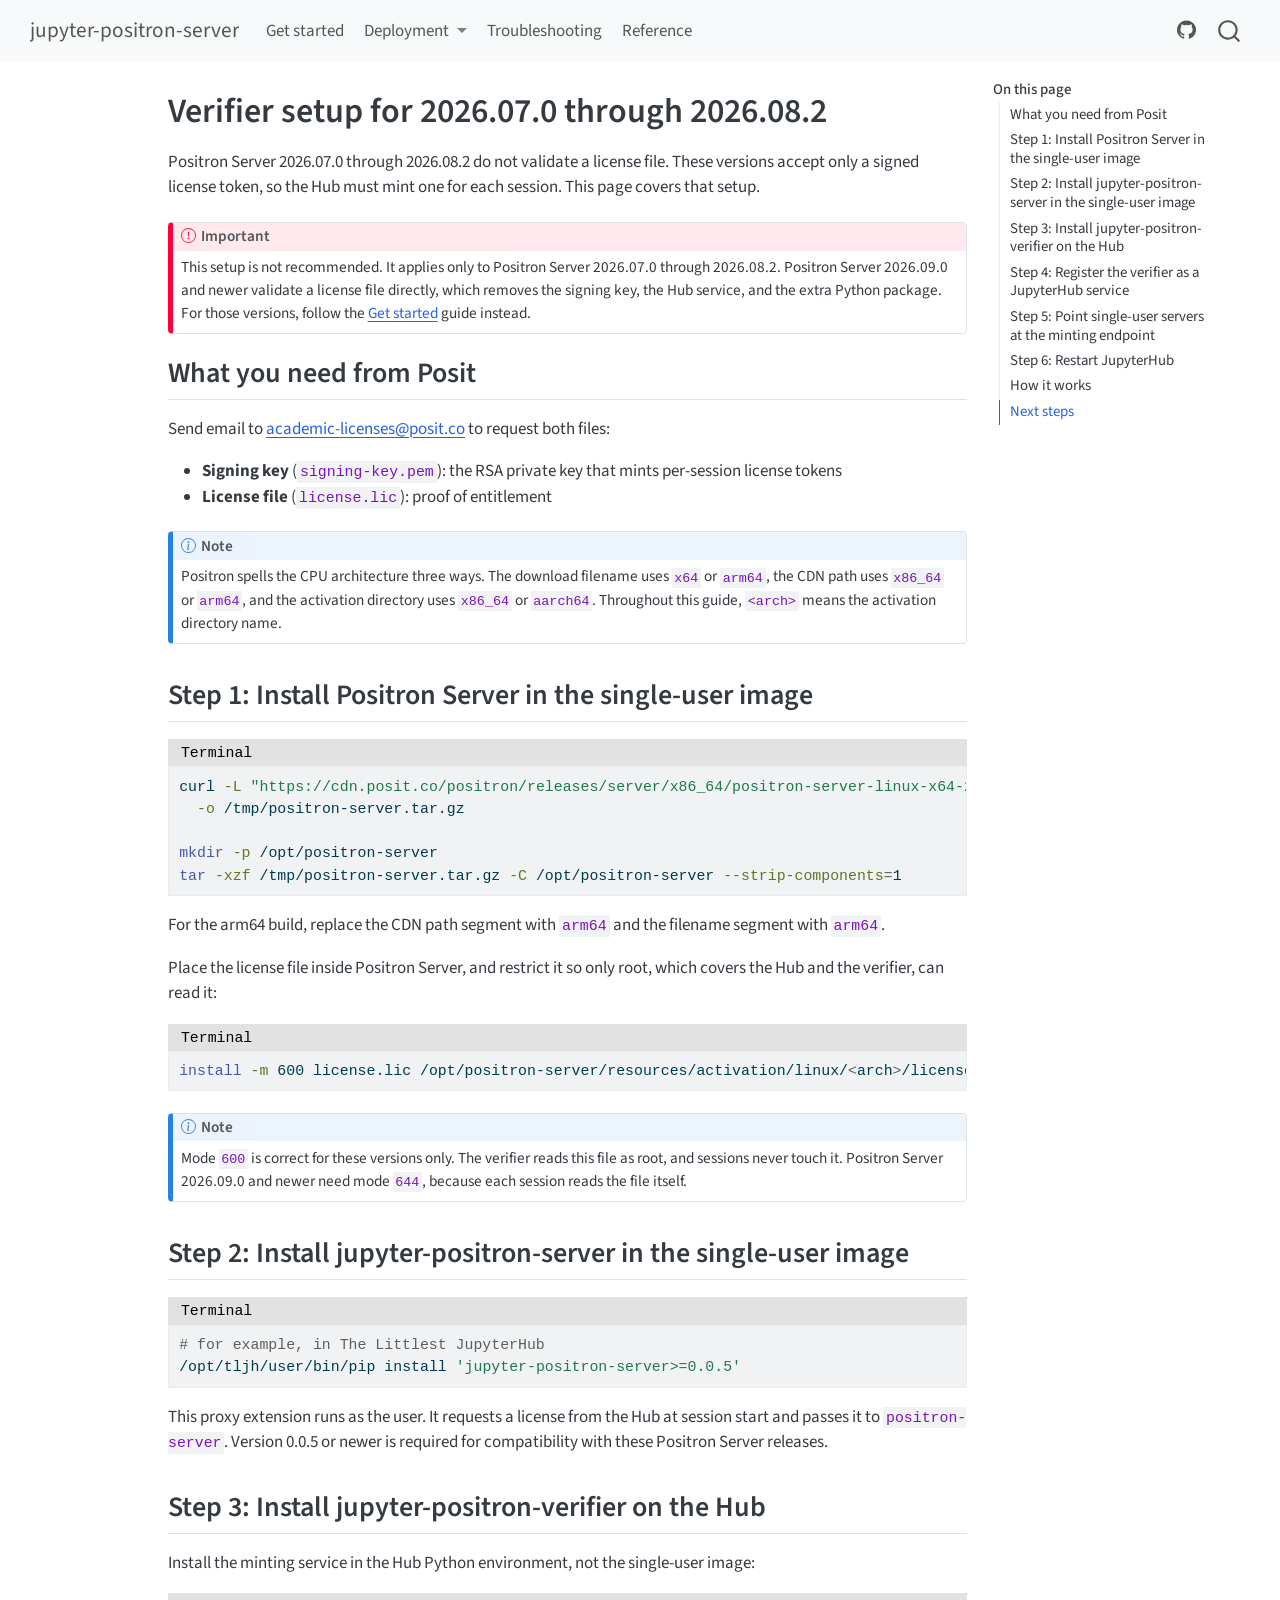
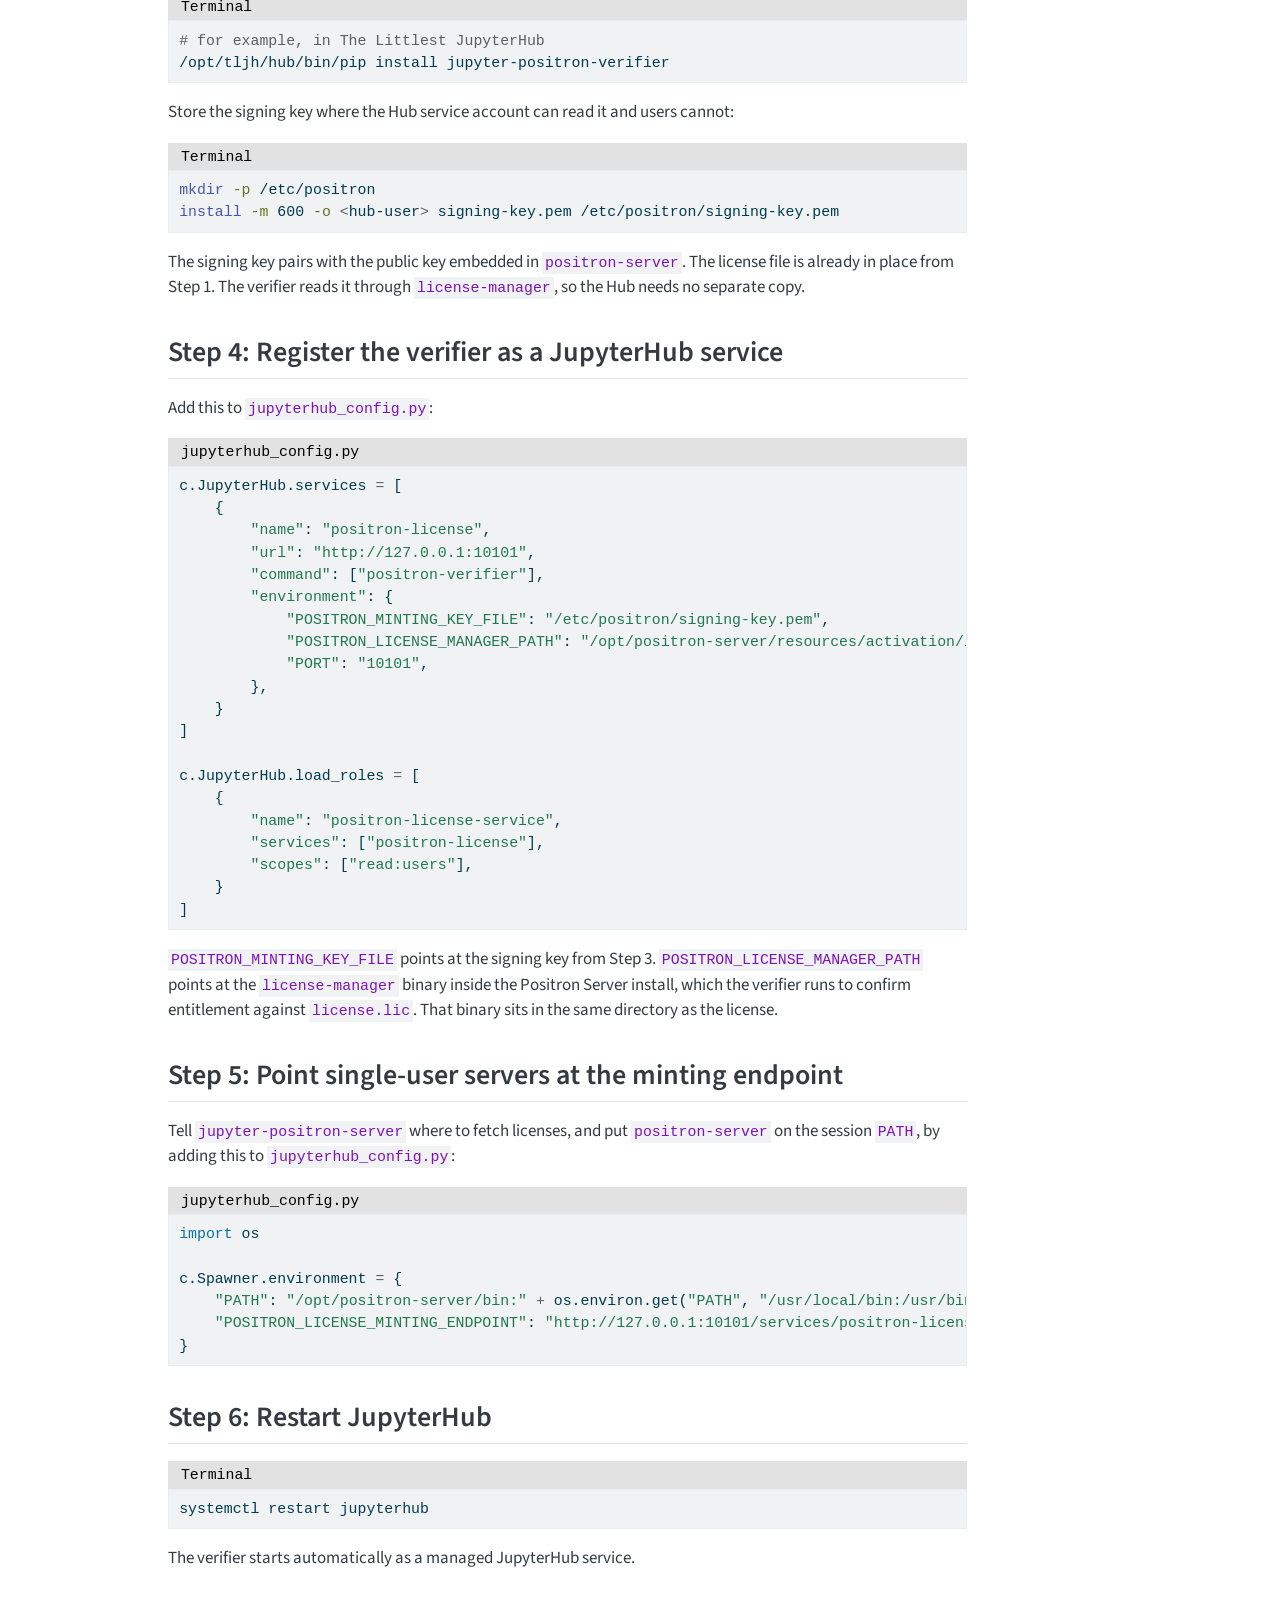
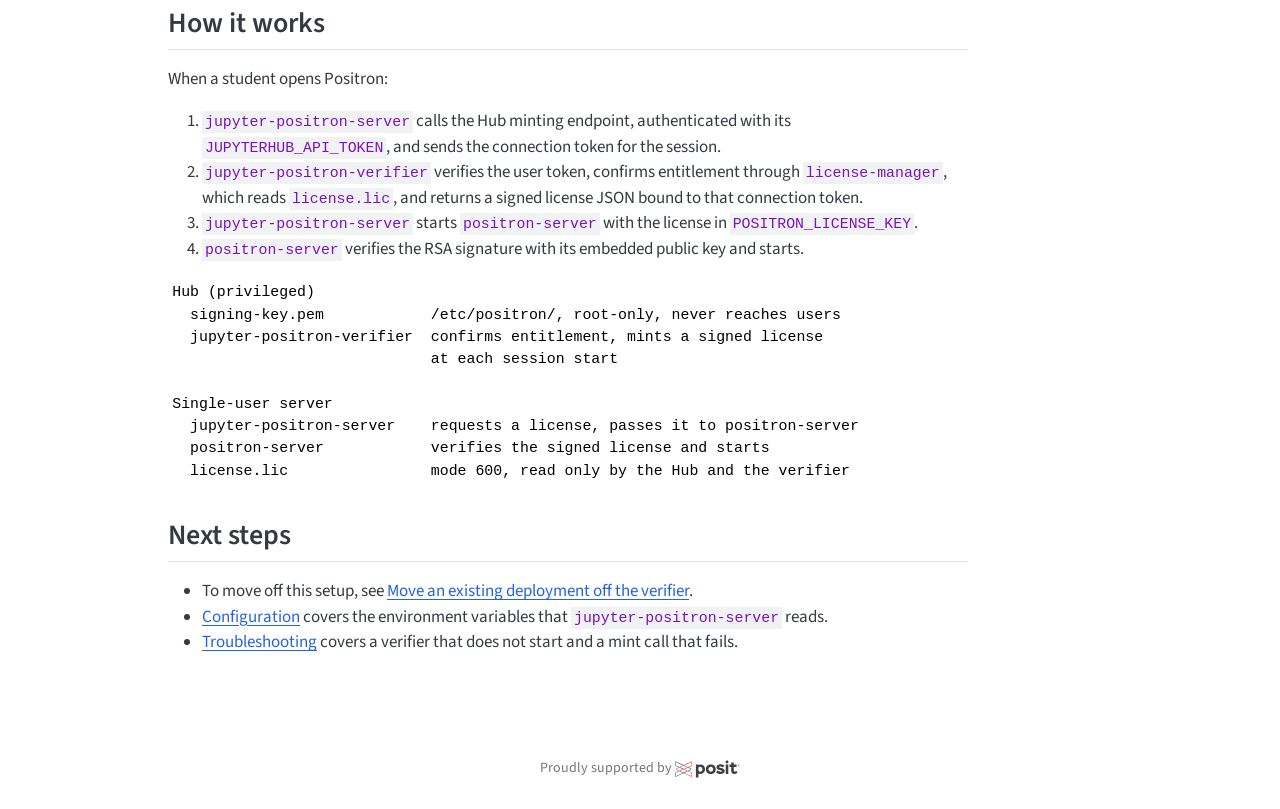
<file: verifier_get_started.html>
<!DOCTYPE html>
<html xmlns="http://www.w3.org/1999/xhtml" lang="en" xml:lang="en"><head>

<meta charset="utf-8">
<meta name="generator" content="quarto-1.10.19">

<meta name="viewport" content="width=device-width, initial-scale=1.0, user-scalable=yes">


<title>Verifier setup for 2026.07.0 through 2026.08.2 – jupyter-positron-server</title>
<style>
/* Default styles provided by pandoc.
** See https://pandoc.org/MANUAL.html#variables-for-html for config info.
*/
span.smallcaps{font-variant: small-caps;}
div.columns{display: flex; gap: 1.5em;}
div.column{flex: auto;}
@media screen {
div.columns{gap: min(4vw, 1.5em);}
div.column{overflow-x: auto;}
}
div.hanging-indent{margin-left: 1.5em; text-indent: -1.5em;}
ul.task-list{list-style: none;}
ul.task-list li input[type="checkbox"] {
  width: 0.8em;
  margin: 0 0.8em 0.2em -1em; /* quarto-specific, see https://github.com/quarto-dev/quarto-cli/issues/4556 */ 
  vertical-align: middle;
}
/* CSS for syntax highlighting */
html { -webkit-text-size-adjust: 100%; }
pre > code.sourceCode { white-space: pre; position: relative; }
pre > code.sourceCode > span { display: inline-block; line-height: 1.25; }
pre > code.sourceCode > span:empty { height: 1.2em; }
.sourceCode { overflow: visible; }
code.sourceCode > span { color: inherit; text-decoration: inherit; }
div.sourceCode { margin: 1em 0; }
pre.sourceCode { margin: 0; }
@media screen {
div.sourceCode { overflow: auto; }
}
@media print {
pre > code.sourceCode { white-space: pre-wrap; }
pre > code.sourceCode > span { text-indent: -5em; padding-left: 5em; }
}
pre.numberSource code
  { counter-reset: source-line 0; }
pre.numberSource code > span
  { position: relative; left: -4em; counter-increment: source-line; }
pre.numberSource code > span > a:first-child::before
  { content: counter(source-line);
    position: relative; left: -1em; text-align: right; vertical-align: baseline;
    border: none; display: inline-block;
    -webkit-touch-callout: none; -webkit-user-select: none;
    -khtml-user-select: none; -moz-user-select: none;
    -ms-user-select: none; user-select: none;
    padding: 0 4px; width: 4em;
  }
pre.numberSource { margin-left: 3em;  padding-left: 4px; }
div.sourceCode
  {   }
@media screen {
pre > code.sourceCode > span > a:first-child::before { text-decoration: underline; }
}
</style>


<script src="site_libs/quarto-nav/quarto-nav.js"></script>
<script src="site_libs/clipboard/clipboard.min.js"></script>
<script src="site_libs/quarto-search/autocomplete.umd.js"></script>
<script src="site_libs/quarto-search/fuse.min.js"></script>
<script src="site_libs/quarto-search/quarto-search.js"></script>
<meta name="quarto:offset" content="./">
<script src="site_libs/quarto-html/quarto.js" type="module"></script>
<script src="site_libs/quarto-html/tabsets/tabsets.js" type="module"></script>
<script src="site_libs/quarto-html/popper.min.js"></script>
<script src="site_libs/quarto-html/tippy.umd.min.js"></script>
<script src="site_libs/quarto-html/anchor.min.js"></script>
<link href="site_libs/quarto-html/tippy.css" rel="stylesheet">
<link href="site_libs/quarto-html/quarto-syntax-highlighting-bf27225e3a48a9273f3daa8f8e829971.css" rel="stylesheet" id="quarto-text-highlighting-styles">
<script src="site_libs/bootstrap/bootstrap.min.js"></script>
<link href="site_libs/bootstrap/bootstrap-icons.css" rel="stylesheet">
<link href="site_libs/bootstrap/bootstrap-c4d3e0078a890bf3a79e9e11db7ee5ef.min.css" rel="stylesheet" append-hash="true" id="quarto-bootstrap" data-mode="light">
<script id="quarto-search-options" type="application/json">{
  "location": "navbar",
  "copy-button": false,
  "collapse-after": 3,
  "panel-placement": "end",
  "type": "overlay",
  "limit": 50,
  "keyboard-shortcut": [
    "f",
    "/",
    "s"
  ],
  "show-item-context": false,
  "language": {
    "search-no-results-text": "No results",
    "search-matching-documents-text": "matching documents",
    "search-copy-link-title": "Copy link to search",
    "search-hide-matches-text": "Hide additional matches",
    "search-more-match-text": "more match in this document",
    "search-more-matches-text": "more matches in this document",
    "search-clear-button-title": "Clear",
    "search-text-placeholder": "",
    "search-detached-cancel-button-title": "Cancel",
    "search-submit-button-title": "Submit",
    "search-label": "Search"
  }
}</script>


</head>

<body class="nav-fixed quarto-light">

<div id="quarto-search-results"></div>
  <header id="quarto-header" class="headroom fixed-top">
    <nav class="navbar navbar-expand-lg " data-bs-theme="dark">
      <div class="navbar-container container-fluid">
      <div class="navbar-brand-container mx-auto">
    <a class="navbar-brand" href="./index.html">
    <span class="navbar-title">jupyter-positron-server</span>
    </a>
  </div>
            <div id="quarto-search" class="" title="Search"></div>
          <button class="navbar-toggler" type="button" data-bs-toggle="collapse" data-bs-target="#navbarCollapse" aria-controls="navbarCollapse" role="menu" aria-expanded="false" aria-label="Toggle navigation" onclick="if (window.quartoToggleHeadroom) { window.quartoToggleHeadroom(); }">
  <span class="navbar-toggler-icon"></span>
</button>
          <div class="collapse navbar-collapse" id="navbarCollapse">
            <ul class="navbar-nav navbar-nav-scroll me-auto">
  <li class="nav-item">
    <a class="nav-link" href="./get_started.html"> 
<span class="menu-text">Get started</span></a>
  </li>  
  <li class="nav-item dropdown ">
    <a class="nav-link dropdown-toggle" href="#" id="nav-menu-deployment" role="link" data-bs-toggle="dropdown" aria-expanded="false">
 <span class="menu-text">Deployment</span>
    </a>
    <ul class="dropdown-menu" aria-labelledby="nav-menu-deployment">    
        <li>
    <a class="dropdown-item" href="./configuration.html">
 <span class="dropdown-text">Configuration</span></a>
  </li>  
        <li>
    <a class="dropdown-item" href="./deployment.html">
 <span class="dropdown-text">Templates</span></a>
  </li>  
    </ul>
  </li>
  <li class="nav-item">
    <a class="nav-link" href="./troubleshooting.html"> 
<span class="menu-text">Troubleshooting</span></a>
  </li>  
  <li class="nav-item">
    <a class="nav-link" href="./reference/index.html"> 
<span class="menu-text">Reference</span></a>
  </li>  
</ul>
            <ul class="navbar-nav navbar-nav-scroll ms-auto">
  <li class="nav-item compact">
    <a class="nav-link" href="https://github.com/posit-dev/jupyter-positron-server"> <i class="bi bi-github" role="img" aria-label="jupyter-positron-server GitHub">
</i> 
<span class="menu-text"></span></a>
  </li>  
</ul>
          </div> <!-- /navcollapse -->
            <div class="quarto-navbar-tools">
</div>
      </div> <!-- /container-fluid -->
    </nav>
</header>
<!-- content -->
<div id="quarto-content" class="quarto-container page-columns page-rows-contents page-layout-article page-navbar">
<!-- sidebar -->
<!-- margin-sidebar -->
    <div id="quarto-margin-sidebar" class="sidebar margin-sidebar">
        <nav id="TOC" role="doc-toc" class="toc-active">
    <h2 id="toc-title">On this page</h2>
   
  <ul>
  <li><a href="#what-you-need-from-posit" id="toc-what-you-need-from-posit" class="nav-link active" data-scroll-target="#what-you-need-from-posit">What you need from Posit</a></li>
  <li><a href="#install-positron-server" id="toc-install-positron-server" class="nav-link" data-scroll-target="#install-positron-server">Step 1: Install Positron Server in the single-user image</a></li>
  <li><a href="#install-jupyter-positron-server" id="toc-install-jupyter-positron-server" class="nav-link" data-scroll-target="#install-jupyter-positron-server">Step 2: Install jupyter-positron-server in the single-user image</a></li>
  <li><a href="#install-jupyter-positron-verifier" id="toc-install-jupyter-positron-verifier" class="nav-link" data-scroll-target="#install-jupyter-positron-verifier">Step 3: Install jupyter-positron-verifier on the Hub</a></li>
  <li><a href="#register-the-verifier-as-a-jupyterhub-service" id="toc-register-the-verifier-as-a-jupyterhub-service" class="nav-link" data-scroll-target="#register-the-verifier-as-a-jupyterhub-service">Step 4: Register the verifier as a JupyterHub service</a></li>
  <li><a href="#point-single-user-servers-at-the-minting-endpoint" id="toc-point-single-user-servers-at-the-minting-endpoint" class="nav-link" data-scroll-target="#point-single-user-servers-at-the-minting-endpoint">Step 5: Point single-user servers at the minting endpoint</a></li>
  <li><a href="#restart-jupyterhub" id="toc-restart-jupyterhub" class="nav-link" data-scroll-target="#restart-jupyterhub">Step 6: Restart JupyterHub</a></li>
  <li><a href="#how-it-works" id="toc-how-it-works" class="nav-link" data-scroll-target="#how-it-works">How it works</a></li>
  <li><a href="#next-steps" id="toc-next-steps" class="nav-link" data-scroll-target="#next-steps">Next steps</a></li>
  </ul>
</nav>
    </div>
<!-- main -->
<main class="content" id="quarto-document-content">

<header id="title-block-header" class="quarto-title-block default">
<div class="quarto-title">
<h1 class="title">Verifier setup for 2026.07.0 through 2026.08.2</h1>
</div>



<div class="quarto-title-meta">

    
  
    
  </div>
  


</header>


<p>Positron Server 2026.07.0 through 2026.08.2 do not validate a license file. These versions accept only a signed license token, so the Hub must mint one for each session. This page covers that setup.</p>
<div class="callout callout-style-default callout-important callout-titled">
<div class="callout-header d-flex align-content-center">
<div class="callout-icon-container">
<i class="callout-icon"></i>
</div>
<div class="callout-title-container flex-fill">
Important
</div>
</div>
<div class="callout-body-container callout-body">
<p>This setup is not recommended. It applies only to Positron Server 2026.07.0 through 2026.08.2. Positron Server 2026.09.0 and newer validate a license file directly, which removes the signing key, the Hub service, and the extra Python package. For those versions, follow the <a href="./get_started.html">Get started</a> guide instead.</p>
</div>
</div>
<section id="what-you-need-from-posit" class="level2">
<h2 class="anchored" data-anchor-id="what-you-need-from-posit">What you need from Posit</h2>
<p>Send email to <a href="mailto:academic-licenses@posit.co">academic-licenses@posit.co</a> to request both files:</p>
<ul>
<li><strong>Signing key</strong> (<code>signing-key.pem</code>): the RSA private key that mints per-session license tokens</li>
<li><strong>License file</strong> (<code>license.lic</code>): proof of entitlement</li>
</ul>
<div class="callout callout-style-default callout-note callout-titled">
<div class="callout-header d-flex align-content-center">
<div class="callout-icon-container">
<i class="callout-icon"></i>
</div>
<div class="callout-title-container flex-fill">
Note
</div>
</div>
<div class="callout-body-container callout-body">
<p>Positron spells the CPU architecture three ways. The download filename uses <code>x64</code> or <code>arm64</code>, the CDN path uses <code>x86_64</code> or <code>arm64</code>, and the activation directory uses <code>x86_64</code> or <code>aarch64</code>. Throughout this guide, <code>&lt;arch&gt;</code> means the activation directory name.</p>
</div>
</div>
</section>
<section id="install-positron-server" class="level2">
<h2 class="anchored" data-anchor-id="install-positron-server">Step 1: Install Positron Server in the single-user image</h2>
<div class="code-with-filename">
<div class="code-with-filename-file">
<pre><strong>Terminal</strong></pre>
</div>
<div class="code-copy-outer-scaffold"><div class="sourceCode" id="cb1" data-filename="Terminal"><pre class="sourceCode bash code-with-copy"><code class="sourceCode bash"><span id="cb1-1"><a href="#cb1-1" aria-hidden="true" tabindex="-1"></a><span class="ex">curl</span> <span class="at">-L</span> <span class="st">"https://cdn.posit.co/positron/releases/server/x86_64/positron-server-linux-x64-2026.08.2-4.tar.gz"</span> <span class="dt">\</span></span>
<span id="cb1-2"><a href="#cb1-2" aria-hidden="true" tabindex="-1"></a>  <span class="at">-o</span> /tmp/positron-server.tar.gz</span>
<span id="cb1-3"><a href="#cb1-3" aria-hidden="true" tabindex="-1"></a></span>
<span id="cb1-4"><a href="#cb1-4" aria-hidden="true" tabindex="-1"></a><span class="fu">mkdir</span> <span class="at">-p</span> /opt/positron-server</span>
<span id="cb1-5"><a href="#cb1-5" aria-hidden="true" tabindex="-1"></a><span class="fu">tar</span> <span class="at">-xzf</span> /tmp/positron-server.tar.gz <span class="at">-C</span> /opt/positron-server <span class="at">--strip-components</span><span class="op">=</span>1</span></code></pre></div><button title="Copy to Clipboard" class="code-copy-button"><i class="bi"></i></button></div>
</div>
<p>For the arm64 build, replace the CDN path segment with <code>arm64</code> and the filename segment with <code>arm64</code>.</p>
<p>Place the license file inside Positron Server, and restrict it so only root, which covers the Hub and the verifier, can read it:</p>
<div class="code-with-filename">
<div class="code-with-filename-file">
<pre><strong>Terminal</strong></pre>
</div>
<div class="code-copy-outer-scaffold"><div class="sourceCode" id="cb2" data-filename="Terminal"><pre class="sourceCode bash code-with-copy"><code class="sourceCode bash"><span id="cb2-1"><a href="#cb2-1" aria-hidden="true" tabindex="-1"></a><span class="fu">install</span> <span class="at">-m</span> 600 license.lic /opt/positron-server/resources/activation/linux/<span class="op">&lt;</span>arch<span class="op">&gt;</span>/license.lic</span></code></pre></div><button title="Copy to Clipboard" class="code-copy-button"><i class="bi"></i></button></div>
</div>
<div class="callout callout-style-default callout-note callout-titled">
<div class="callout-header d-flex align-content-center">
<div class="callout-icon-container">
<i class="callout-icon"></i>
</div>
<div class="callout-title-container flex-fill">
Note
</div>
</div>
<div class="callout-body-container callout-body">
<p>Mode <code>600</code> is correct for these versions only. The verifier reads this file as root, and sessions never touch it. Positron Server 2026.09.0 and newer need mode <code>644</code>, because each session reads the file itself.</p>
</div>
</div>
</section>
<section id="install-jupyter-positron-server" class="level2">
<h2 class="anchored" data-anchor-id="install-jupyter-positron-server">Step 2: Install jupyter-positron-server in the single-user image</h2>
<div class="code-with-filename">
<div class="code-with-filename-file">
<pre><strong>Terminal</strong></pre>
</div>
<div class="code-copy-outer-scaffold"><div class="sourceCode" id="cb3" data-filename="Terminal"><pre class="sourceCode bash code-with-copy"><code class="sourceCode bash"><span id="cb3-1"><a href="#cb3-1" aria-hidden="true" tabindex="-1"></a><span class="co"># for example, in The Littlest JupyterHub</span></span>
<span id="cb3-2"><a href="#cb3-2" aria-hidden="true" tabindex="-1"></a><span class="ex">/opt/tljh/user/bin/pip</span> install <span class="st">'jupyter-positron-server&gt;=0.0.5'</span></span></code></pre></div><button title="Copy to Clipboard" class="code-copy-button"><i class="bi"></i></button></div>
</div>
<p>This proxy extension runs as the user. It requests a license from the Hub at session start and passes it to <code>positron-server</code>. Version 0.0.5 or newer is required for compatibility with these Positron Server releases.</p>
</section>
<section id="install-jupyter-positron-verifier" class="level2">
<h2 class="anchored" data-anchor-id="install-jupyter-positron-verifier">Step 3: Install jupyter-positron-verifier on the Hub</h2>
<p>Install the minting service in the Hub Python environment, not the single-user image:</p>
<div class="code-with-filename">
<div class="code-with-filename-file">
<pre><strong>Terminal</strong></pre>
</div>
<div class="code-copy-outer-scaffold"><div class="sourceCode" id="cb4" data-filename="Terminal"><pre class="sourceCode bash code-with-copy"><code class="sourceCode bash"><span id="cb4-1"><a href="#cb4-1" aria-hidden="true" tabindex="-1"></a><span class="co"># for example, in The Littlest JupyterHub</span></span>
<span id="cb4-2"><a href="#cb4-2" aria-hidden="true" tabindex="-1"></a><span class="ex">/opt/tljh/hub/bin/pip</span> install jupyter-positron-verifier</span></code></pre></div><button title="Copy to Clipboard" class="code-copy-button"><i class="bi"></i></button></div>
</div>
<p>Store the signing key where the Hub service account can read it and users cannot:</p>
<div class="code-with-filename">
<div class="code-with-filename-file">
<pre><strong>Terminal</strong></pre>
</div>
<div class="code-copy-outer-scaffold"><div class="sourceCode" id="cb5" data-filename="Terminal"><pre class="sourceCode bash code-with-copy"><code class="sourceCode bash"><span id="cb5-1"><a href="#cb5-1" aria-hidden="true" tabindex="-1"></a><span class="fu">mkdir</span> <span class="at">-p</span> /etc/positron</span>
<span id="cb5-2"><a href="#cb5-2" aria-hidden="true" tabindex="-1"></a><span class="fu">install</span> <span class="at">-m</span> 600 <span class="at">-o</span> <span class="op">&lt;</span>hub-user<span class="op">&gt;</span> signing-key.pem /etc/positron/signing-key.pem</span></code></pre></div><button title="Copy to Clipboard" class="code-copy-button"><i class="bi"></i></button></div>
</div>
<p>The signing key pairs with the public key embedded in <code>positron-server</code>. The license file is already in place from Step 1. The verifier reads it through <code>license-manager</code>, so the Hub needs no separate copy.</p>
</section>
<section id="register-the-verifier-as-a-jupyterhub-service" class="level2">
<h2 class="anchored" data-anchor-id="register-the-verifier-as-a-jupyterhub-service">Step 4: Register the verifier as a JupyterHub service</h2>
<p>Add this to <code>jupyterhub_config.py</code>:</p>
<div class="code-with-filename">
<div class="code-with-filename-file">
<pre><strong>jupyterhub_config.py</strong></pre>
</div>
<div class="code-copy-outer-scaffold"><div class="sourceCode" id="cb6" data-filename="jupyterhub_config.py"><pre class="sourceCode python code-with-copy"><code class="sourceCode python"><span id="cb6-1"><a href="#cb6-1" aria-hidden="true" tabindex="-1"></a>c.JupyterHub.services <span class="op">=</span> [</span>
<span id="cb6-2"><a href="#cb6-2" aria-hidden="true" tabindex="-1"></a>    {</span>
<span id="cb6-3"><a href="#cb6-3" aria-hidden="true" tabindex="-1"></a>        <span class="st">"name"</span>: <span class="st">"positron-license"</span>,</span>
<span id="cb6-4"><a href="#cb6-4" aria-hidden="true" tabindex="-1"></a>        <span class="st">"url"</span>: <span class="st">"http://127.0.0.1:10101"</span>,</span>
<span id="cb6-5"><a href="#cb6-5" aria-hidden="true" tabindex="-1"></a>        <span class="st">"command"</span>: [<span class="st">"positron-verifier"</span>],</span>
<span id="cb6-6"><a href="#cb6-6" aria-hidden="true" tabindex="-1"></a>        <span class="st">"environment"</span>: {</span>
<span id="cb6-7"><a href="#cb6-7" aria-hidden="true" tabindex="-1"></a>            <span class="st">"POSITRON_MINTING_KEY_FILE"</span>: <span class="st">"/etc/positron/signing-key.pem"</span>,</span>
<span id="cb6-8"><a href="#cb6-8" aria-hidden="true" tabindex="-1"></a>            <span class="st">"POSITRON_LICENSE_MANAGER_PATH"</span>: <span class="st">"/opt/positron-server/resources/activation/linux/&lt;arch&gt;/license-manager"</span>,</span>
<span id="cb6-9"><a href="#cb6-9" aria-hidden="true" tabindex="-1"></a>            <span class="st">"PORT"</span>: <span class="st">"10101"</span>,</span>
<span id="cb6-10"><a href="#cb6-10" aria-hidden="true" tabindex="-1"></a>        },</span>
<span id="cb6-11"><a href="#cb6-11" aria-hidden="true" tabindex="-1"></a>    }</span>
<span id="cb6-12"><a href="#cb6-12" aria-hidden="true" tabindex="-1"></a>]</span>
<span id="cb6-13"><a href="#cb6-13" aria-hidden="true" tabindex="-1"></a></span>
<span id="cb6-14"><a href="#cb6-14" aria-hidden="true" tabindex="-1"></a>c.JupyterHub.load_roles <span class="op">=</span> [</span>
<span id="cb6-15"><a href="#cb6-15" aria-hidden="true" tabindex="-1"></a>    {</span>
<span id="cb6-16"><a href="#cb6-16" aria-hidden="true" tabindex="-1"></a>        <span class="st">"name"</span>: <span class="st">"positron-license-service"</span>,</span>
<span id="cb6-17"><a href="#cb6-17" aria-hidden="true" tabindex="-1"></a>        <span class="st">"services"</span>: [<span class="st">"positron-license"</span>],</span>
<span id="cb6-18"><a href="#cb6-18" aria-hidden="true" tabindex="-1"></a>        <span class="st">"scopes"</span>: [<span class="st">"read:users"</span>],</span>
<span id="cb6-19"><a href="#cb6-19" aria-hidden="true" tabindex="-1"></a>    }</span>
<span id="cb6-20"><a href="#cb6-20" aria-hidden="true" tabindex="-1"></a>]</span></code></pre></div><button title="Copy to Clipboard" class="code-copy-button"><i class="bi"></i></button></div>
</div>
<p><code>POSITRON_MINTING_KEY_FILE</code> points at the signing key from Step 3. <code>POSITRON_LICENSE_MANAGER_PATH</code> points at the <code>license-manager</code> binary inside the Positron Server install, which the verifier runs to confirm entitlement against <code>license.lic</code>. That binary sits in the same directory as the license.</p>
</section>
<section id="point-single-user-servers-at-the-minting-endpoint" class="level2">
<h2 class="anchored" data-anchor-id="point-single-user-servers-at-the-minting-endpoint">Step 5: Point single-user servers at the minting endpoint</h2>
<p>Tell <code>jupyter-positron-server</code> where to fetch licenses, and put <code>positron-server</code> on the session <code>PATH</code>, by adding this to <code>jupyterhub_config.py</code>:</p>
<div class="code-with-filename">
<div class="code-with-filename-file">
<pre><strong>jupyterhub_config.py</strong></pre>
</div>
<div class="code-copy-outer-scaffold"><div class="sourceCode" id="cb7" data-filename="jupyterhub_config.py"><pre class="sourceCode python code-with-copy"><code class="sourceCode python"><span id="cb7-1"><a href="#cb7-1" aria-hidden="true" tabindex="-1"></a><span class="im">import</span> os</span>
<span id="cb7-2"><a href="#cb7-2" aria-hidden="true" tabindex="-1"></a></span>
<span id="cb7-3"><a href="#cb7-3" aria-hidden="true" tabindex="-1"></a>c.Spawner.environment <span class="op">=</span> {</span>
<span id="cb7-4"><a href="#cb7-4" aria-hidden="true" tabindex="-1"></a>    <span class="st">"PATH"</span>: <span class="st">"/opt/positron-server/bin:"</span> <span class="op">+</span> os.environ.get(<span class="st">"PATH"</span>, <span class="st">"/usr/local/bin:/usr/bin:/bin"</span>),</span>
<span id="cb7-5"><a href="#cb7-5" aria-hidden="true" tabindex="-1"></a>    <span class="st">"POSITRON_LICENSE_MINTING_ENDPOINT"</span>: <span class="st">"http://127.0.0.1:10101/services/positron-license/mint"</span>,</span>
<span id="cb7-6"><a href="#cb7-6" aria-hidden="true" tabindex="-1"></a>}</span></code></pre></div><button title="Copy to Clipboard" class="code-copy-button"><i class="bi"></i></button></div>
</div>
</section>
<section id="restart-jupyterhub" class="level2">
<h2 class="anchored" data-anchor-id="restart-jupyterhub">Step 6: Restart JupyterHub</h2>
<div class="code-with-filename">
<div class="code-with-filename-file">
<pre><strong>Terminal</strong></pre>
</div>
<div class="code-copy-outer-scaffold"><div class="sourceCode" id="cb8" data-filename="Terminal"><pre class="sourceCode bash code-with-copy"><code class="sourceCode bash"><span id="cb8-1"><a href="#cb8-1" aria-hidden="true" tabindex="-1"></a><span class="ex">systemctl</span> restart jupyterhub</span></code></pre></div><button title="Copy to Clipboard" class="code-copy-button"><i class="bi"></i></button></div>
</div>
<p>The verifier starts automatically as a managed JupyterHub service.</p>
</section>
<section id="how-it-works" class="level2">
<h2 class="anchored" data-anchor-id="how-it-works">How it works</h2>
<p>When a student opens Positron:</p>
<ol type="1">
<li><code>jupyter-positron-server</code> calls the Hub minting endpoint, authenticated with its <code>JUPYTERHUB_API_TOKEN</code>, and sends the connection token for the session.</li>
<li><code>jupyter-positron-verifier</code> verifies the user token, confirms entitlement through <code>license-manager</code>, which reads <code>license.lic</code>, and returns a signed license JSON bound to that connection token.</li>
<li><code>jupyter-positron-server</code> starts <code>positron-server</code> with the license in <code>POSITRON_LICENSE_KEY</code>.</li>
<li><code>positron-server</code> verifies the RSA signature with its embedded public key and starts.</li>
</ol>
<pre class="text"><code>Hub (privileged)
  signing-key.pem            /etc/positron/, root-only, never reaches users
  jupyter-positron-verifier  confirms entitlement, mints a signed license
                             at each session start

Single-user server
  jupyter-positron-server    requests a license, passes it to positron-server
  positron-server            verifies the signed license and starts
  license.lic                mode 600, read only by the Hub and the verifier</code></pre>
</section>
<section id="next-steps" class="level2">
<h2 class="anchored" data-anchor-id="next-steps">Next steps</h2>
<ul>
<li>To move off this setup, see <a href="./get_started.html#move-an-existing-deployment-off-the-verifier">Move an existing deployment off the verifier</a>.</li>
<li><a href="./configuration.html">Configuration</a> covers the environment variables that <code>jupyter-positron-server</code> reads.</li>
<li><a href="./troubleshooting.html">Troubleshooting</a> covers a verifier that does not start and a mint call that fails.</li>
</ul>


</section>

</main> <!-- /main -->
<script id="quarto-html-after-body" type="application/javascript">
  window.document.addEventListener("DOMContentLoaded", function (event) {
    const icon = "";
    const anchorJS = new window.AnchorJS();
    anchorJS.options = {
      placement: 'right',
      icon: icon
    };
    anchorJS.add('.anchored');
    const isCodeAnnotation = (el) => {
      for (const clz of el.classList) {
        if (clz.startsWith('code-annotation-')) {                     
          return true;
        }
      }
      return false;
    }
    const onCopySuccess = function(e) {
      // button target
      const button = e.trigger;
      // don't keep focus
      button.blur();
      // flash "checked"
      button.classList.add('code-copy-button-checked');
      var currentTitle = button.getAttribute("title");
      button.setAttribute("title", "Copied!");
      let tooltip;
      if (window.bootstrap) {
        button.setAttribute("data-bs-toggle", "tooltip");
        button.setAttribute("data-bs-placement", "left");
        button.setAttribute("data-bs-title", "Copied!");
        tooltip = new bootstrap.Tooltip(button, 
          { trigger: "manual", 
            customClass: "code-copy-button-tooltip",
            offset: [0, -8]});
        tooltip.show();    
      }
      setTimeout(function() {
        if (tooltip) {
          tooltip.hide();
          button.removeAttribute("data-bs-title");
          button.removeAttribute("data-bs-toggle");
          button.removeAttribute("data-bs-placement");
        }
        button.setAttribute("title", currentTitle);
        button.classList.remove('code-copy-button-checked');
      }, 1000);
      // clear code selection
      e.clearSelection();
    }
    const getTextToCopy = function(trigger) {
      const outerScaffold = trigger.parentElement.cloneNode(true);
      const codeEl = outerScaffold.querySelector('code');
      for (const childEl of codeEl.children) {
        if (isCodeAnnotation(childEl)) {
          childEl.remove();
        }
      }
      return codeEl.innerText;
    }
    const clipboard = new window.ClipboardJS('.code-copy-button:not([data-in-quarto-modal])', {
      text: getTextToCopy
    });
    clipboard.on('success', onCopySuccess);
    if (window.document.getElementById('quarto-embedded-source-code-modal')) {
      const clipboardModal = new window.ClipboardJS('.code-copy-button[data-in-quarto-modal]', {
        text: getTextToCopy,
        container: window.document.getElementById('quarto-embedded-source-code-modal')
      });
      clipboardModal.on('success', onCopySuccess);
    }
      var localhostRegex = new RegExp(/^(?:http|https):\/\/localhost\:?[0-9]*\//);
      var mailtoRegex = new RegExp(/^mailto:/);
        var filterRegex = new RegExp('/' + window.location.host + '/');
      var isInternal = (href) => {
          return filterRegex.test(href) || localhostRegex.test(href) || mailtoRegex.test(href);
      }
      // Inspect non-navigation links and adorn them if external
     var links = window.document.querySelectorAll('a[href]:not(.nav-link):not(.navbar-brand):not(.toc-action):not(.sidebar-link):not(.sidebar-item-toggle):not(.pagination-link):not(.no-external):not([aria-hidden]):not(.dropdown-item):not(.quarto-navigation-tool):not(.about-link)');
      for (var i=0; i<links.length; i++) {
        const link = links[i];
        if (!isInternal(link.href)) {
          // undo the damage that might have been done by quarto-nav.js in the case of
          // links that we want to consider external
          if (link.dataset.originalHref !== undefined) {
            link.href = link.dataset.originalHref;
          }
        }
      }
    function tippyHover(el, contentFn, onTriggerFn, onUntriggerFn) {
      const config = {
        allowHTML: true,
        maxWidth: 500,
        delay: 100,
        arrow: false,
        appendTo: function(el) {
            return el.parentElement;
        },
        interactive: true,
        interactiveBorder: 10,
        theme: 'quarto',
        placement: 'bottom-start',
      };
      if (contentFn) {
        config.content = contentFn;
      }
      if (onTriggerFn) {
        config.onTrigger = onTriggerFn;
      }
      if (onUntriggerFn) {
        config.onUntrigger = onUntriggerFn;
      }
      window.tippy(el, config); 
    }
    const noterefs = window.document.querySelectorAll('a[role="doc-noteref"]');
    for (var i=0; i<noterefs.length; i++) {
      const ref = noterefs[i];
      tippyHover(ref, function() {
        // use id or data attribute instead here
        let href = ref.getAttribute('data-footnote-href') || ref.getAttribute('href');
        try { href = new URL(href).hash; } catch {}
        const id = href.replace(/^#\/?/, "");
        const note = window.document.getElementById(id);
        if (note) {
          return note.innerHTML;
        } else {
          return "";
        }
      });
    }
    const xrefs = window.document.querySelectorAll('a.quarto-xref');
    const processXRef = (id, note) => {
      // Strip column container classes
      const stripColumnClz = (el) => {
        el.classList.remove("page-full", "page-columns");
        if (el.children) {
          for (const child of el.children) {
            stripColumnClz(child);
          }
        }
      }
      stripColumnClz(note)
      if (id === null || id.startsWith('sec-')) {
        // Special case sections, only their first couple elements
        const container = document.createElement("div");
        if (note.children && note.children.length > 2) {
          container.appendChild(note.children[0].cloneNode(true));
          for (let i = 1; i < note.children.length; i++) {
            const child = note.children[i];
            if (child.tagName === "P" && child.innerText === "") {
              continue;
            } else {
              container.appendChild(child.cloneNode(true));
              break;
            }
          }
          if (window.Quarto?.typesetMath) {
            window.Quarto.typesetMath(container);
          }
          return container.innerHTML
        } else {
          if (window.Quarto?.typesetMath) {
            window.Quarto.typesetMath(note);
          }
          return note.innerHTML;
        }
      } else {
        // Remove any anchor links if they are present
        const anchorLink = note.querySelector('a.anchorjs-link');
        if (anchorLink) {
          anchorLink.remove();
        }
        if (window.Quarto?.typesetMath) {
          window.Quarto.typesetMath(note);
        }
        if (note.classList.contains("callout")) {
          return note.outerHTML;
        } else {
          return note.innerHTML;
        }
      }
    }
    for (var i=0; i<xrefs.length; i++) {
      const xref = xrefs[i];
      tippyHover(xref, undefined, function(instance) {
        instance.disable();
        let url = xref.getAttribute('href');
        let hash = undefined; 
        if (url.startsWith('#')) {
          hash = url;
        } else {
          try { hash = new URL(url).hash; } catch {}
        }
        if (hash) {
          const id = hash.replace(/^#\/?/, "");
          const note = window.document.getElementById(id);
          if (note !== null) {
            try {
              const html = processXRef(id, note.cloneNode(true));
              instance.setContent(html);
            } finally {
              instance.enable();
              instance.show();
            }
          } else {
            // See if we can fetch this
            fetch(url.split('#')[0])
            .then(res => res.text())
            .then(html => {
              const parser = new DOMParser();
              const htmlDoc = parser.parseFromString(html, "text/html");
              const note = htmlDoc.getElementById(id);
              if (note !== null) {
                const html = processXRef(id, note);
                instance.setContent(html);
              } 
            }).finally(() => {
              instance.enable();
              instance.show();
            });
          }
        } else {
          // See if we can fetch a full url (with no hash to target)
          // This is a special case and we should probably do some content thinning / targeting
          fetch(url)
          .then(res => res.text())
          .then(html => {
            const parser = new DOMParser();
            const htmlDoc = parser.parseFromString(html, "text/html");
            const note = htmlDoc.querySelector('main.content');
            if (note !== null) {
              // This should only happen for chapter cross references
              // (since there is no id in the URL)
              // remove the first header
              if (note.children.length > 0 && note.children[0].tagName === "HEADER") {
                note.children[0].remove();
              }
              const html = processXRef(null, note);
              instance.setContent(html);
            } 
          }).finally(() => {
            instance.enable();
            instance.show();
          });
        }
      }, function(instance) {
      });
    }
        let selectedAnnoteEl;
        const selectorForAnnotation = ( cell, annotation) => {
          let cellAttr = 'data-code-cell="' + cell + '"';
          let lineAttr = 'data-code-annotation="' +  annotation + '"';
          const selector = 'span[' + cellAttr + '][' + lineAttr + ']';
          return selector;
        }
        const selectCodeLines = (annoteEl) => {
          const doc = window.document;
          const targetCell = annoteEl.getAttribute("data-target-cell");
          const targetAnnotation = annoteEl.getAttribute("data-target-annotation");
          const annoteSpan = window.document.querySelector(selectorForAnnotation(targetCell, targetAnnotation));
          const lines = annoteSpan.getAttribute("data-code-lines").split(",");
          const lineIds = lines.map((line) => {
            return targetCell + "-" + line;
          })
          let top = null;
          let height = null;
          let parent = null;
          if (lineIds.length > 0) {
              //compute the position of the single el (top and bottom and make a div)
              const el = window.document.getElementById(lineIds[0]);
              top = el.offsetTop;
              height = el.offsetHeight;
              parent = el.parentElement.parentElement;
            if (lineIds.length > 1) {
              const lastEl = window.document.getElementById(lineIds[lineIds.length - 1]);
              const bottom = lastEl.offsetTop + lastEl.offsetHeight;
              height = bottom - top;
            }
            if (top !== null && height !== null && parent !== null) {
              // cook up a div (if necessary) and position it 
              let div = window.document.getElementById("code-annotation-line-highlight");
              if (div === null) {
                div = window.document.createElement("div");
                div.setAttribute("id", "code-annotation-line-highlight");
                div.style.position = 'absolute';
                parent.appendChild(div);
              }
              div.style.top = top - 2 + "px";
              div.style.height = height + 4 + "px";
              div.style.left = 0;
              let gutterDiv = window.document.getElementById("code-annotation-line-highlight-gutter");
              if (gutterDiv === null) {
                gutterDiv = window.document.createElement("div");
                gutterDiv.setAttribute("id", "code-annotation-line-highlight-gutter");
                gutterDiv.style.position = 'absolute';
                const codeCell = window.document.getElementById(targetCell);
                const gutter = codeCell.querySelector('.code-annotation-gutter');
                gutter.appendChild(gutterDiv);
              }
              gutterDiv.style.top = top - 2 + "px";
              gutterDiv.style.height = height + 4 + "px";
            }
            selectedAnnoteEl = annoteEl;
          }
        };
        const unselectCodeLines = () => {
          const elementsIds = ["code-annotation-line-highlight", "code-annotation-line-highlight-gutter"];
          elementsIds.forEach((elId) => {
            const div = window.document.getElementById(elId);
            if (div) {
              div.remove();
            }
          });
          selectedAnnoteEl = undefined;
        };
          // Handle positioning of the toggle
      window.addEventListener(
        "resize",
        throttle(() => {
          elRect = undefined;
          if (selectedAnnoteEl) {
            selectCodeLines(selectedAnnoteEl);
          }
        }, 10)
      );
      function throttle(fn, ms) {
      let throttle = false;
      let timer;
        return (...args) => {
          if(!throttle) { // first call gets through
              fn.apply(this, args);
              throttle = true;
          } else { // all the others get throttled
              if(timer) clearTimeout(timer); // cancel #2
              timer = setTimeout(() => {
                fn.apply(this, args);
                timer = throttle = false;
              }, ms);
          }
        };
      }
        // Attach click handler to the DT
        const annoteDls = window.document.querySelectorAll('dt[data-target-cell]');
        for (const annoteDlNode of annoteDls) {
          annoteDlNode.addEventListener('click', (event) => {
            const clickedEl = event.target;
            if (clickedEl !== selectedAnnoteEl) {
              unselectCodeLines();
              const activeEl = window.document.querySelector('dt[data-target-cell].code-annotation-active');
              if (activeEl) {
                activeEl.classList.remove('code-annotation-active');
              }
              selectCodeLines(clickedEl);
              clickedEl.classList.add('code-annotation-active');
            } else {
              // Unselect the line
              unselectCodeLines();
              clickedEl.classList.remove('code-annotation-active');
            }
          });
        }
    const findCites = (el) => {
      const parentEl = el.parentElement;
      if (parentEl) {
        const cites = parentEl.dataset.cites;
        if (cites) {
          return {
            el,
            cites: cites.split(' ')
          };
        } else {
          return findCites(el.parentElement)
        }
      } else {
        return undefined;
      }
    };
    var bibliorefs = window.document.querySelectorAll('a[role="doc-biblioref"]');
    for (var i=0; i<bibliorefs.length; i++) {
      const ref = bibliorefs[i];
      const citeInfo = findCites(ref);
      if (citeInfo) {
        tippyHover(citeInfo.el, function() {
          var popup = window.document.createElement('div');
          citeInfo.cites.forEach(function(cite) {
            var citeDiv = window.document.createElement('div');
            citeDiv.classList.add('hanging-indent');
            citeDiv.classList.add('csl-entry');
            var biblioDiv = window.document.getElementById('ref-' + cite);
            if (biblioDiv) {
              citeDiv.innerHTML = biblioDiv.innerHTML;
            }
            popup.appendChild(citeDiv);
          });
          return popup.innerHTML;
        });
      }
    }
  });
  </script>
</div> <!-- /content -->
<footer class="footer">
  <div class="nav-footer">
    <div class="nav-footer-left">
      &nbsp;
    </div>   
    <div class="nav-footer-center">
<p>Proudly supported by <a href="https://posit.co/"><img src="images/posit-logo.svg" class="img-fluid" alt="Posit PBC" width="65"></a></p>
</div>
    <div class="nav-footer-right">
      &nbsp;
    </div>
  </div>
</footer>




</body></html>
</file>
<file: site_libs/quarto-html/tippy.css>
.tippy-box[data-animation=fade][data-state=hidden]{opacity:0}[data-tippy-root]{max-width:calc(100vw - 10px)}.tippy-box{position:relative;background-color:#333;color:#fff;border-radius:4px;font-size:14px;line-height:1.4;white-space:normal;outline:0;transition-property:transform,visibility,opacity}.tippy-box[data-placement^=top]>.tippy-arrow{bottom:0}.tippy-box[data-placement^=top]>.tippy-arrow:before{bottom:-7px;left:0;border-width:8px 8px 0;border-top-color:initial;transform-origin:center top}.tippy-box[data-placement^=bottom]>.tippy-arrow{top:0}.tippy-box[data-placement^=bottom]>.tippy-arrow:before{top:-7px;left:0;border-width:0 8px 8px;border-bottom-color:initial;transform-origin:center bottom}.tippy-box[data-placement^=left]>.tippy-arrow{right:0}.tippy-box[data-placement^=left]>.tippy-arrow:before{border-width:8px 0 8px 8px;border-left-color:initial;right:-7px;transform-origin:center left}.tippy-box[data-placement^=right]>.tippy-arrow{left:0}.tippy-box[data-placement^=right]>.tippy-arrow:before{left:-7px;border-width:8px 8px 8px 0;border-right-color:initial;transform-origin:center right}.tippy-box[data-inertia][data-state=visible]{transition-timing-function:cubic-bezier(.54,1.5,.38,1.11)}.tippy-arrow{width:16px;height:16px;color:#333}.tippy-arrow:before{content:"";position:absolute;border-color:transparent;border-style:solid}.tippy-content{position:relative;padding:5px 9px;z-index:1}
</file>
<file: site_libs/quarto-html/quarto-syntax-highlighting-bf27225e3a48a9273f3daa8f8e829971.css>
/* quarto syntax highlight colors */
:root {
  --quarto-hl-ot-color: #003B4F;
  --quarto-hl-at-color: #657422;
  --quarto-hl-ss-color: #20794D;
  --quarto-hl-an-color: #5E5E5E;
  --quarto-hl-fu-color: #4758AB;
  --quarto-hl-st-color: #20794D;
  --quarto-hl-cf-color: #003B4F;
  --quarto-hl-op-color: #5E5E5E;
  --quarto-hl-er-color: #AD0000;
  --quarto-hl-bn-color: #AD0000;
  --quarto-hl-al-color: #AD0000;
  --quarto-hl-va-color: #111111;
  --quarto-hl-bu-color: inherit;
  --quarto-hl-ex-color: inherit;
  --quarto-hl-pp-color: #AD0000;
  --quarto-hl-in-color: #5E5E5E;
  --quarto-hl-vs-color: #20794D;
  --quarto-hl-wa-color: #5E5E5E;
  --quarto-hl-do-color: #5E5E5E;
  --quarto-hl-im-color: #00769E;
  --quarto-hl-ch-color: #20794D;
  --quarto-hl-dt-color: #AD0000;
  --quarto-hl-fl-color: #AD0000;
  --quarto-hl-co-color: #5E5E5E;
  --quarto-hl-cv-color: #5E5E5E;
  --quarto-hl-cn-color: #8f5902;
  --quarto-hl-sc-color: #5E5E5E;
  --quarto-hl-dv-color: #AD0000;
  --quarto-hl-kw-color: #003B4F;
}

/* other quarto variables */
:root {
  --quarto-font-monospace: SFMono-Regular, Menlo, Monaco, Consolas, "Liberation Mono", "Courier New", monospace;
}

/* syntax highlight based on Pandoc's rules */
pre > code.sourceCode > span {
  color: #003B4F;
}

code.sourceCode > span {
  color: #003B4F;
}

div.sourceCode,
div.sourceCode pre.sourceCode {
  color: #003B4F;
}

/* Normal */
code span {
  color: #003B4F;
}

/* Alert */
code span.al {
  color: #AD0000;
  font-style: inherit;
}

/* Annotation */
code span.an {
  color: #5E5E5E;
  font-style: inherit;
}

/* Attribute */
code span.at {
  color: #657422;
  font-style: inherit;
}

/* BaseN */
code span.bn {
  color: #AD0000;
  font-style: inherit;
}

/* BuiltIn */
code span.bu {
  font-style: inherit;
}

/* ControlFlow */
code span.cf {
  color: #003B4F;
  font-weight: bold;
  font-style: inherit;
}

/* Char */
code span.ch {
  color: #20794D;
  font-style: inherit;
}

/* Constant */
code span.cn {
  color: #8f5902;
  font-style: inherit;
}

/* Comment */
code span.co {
  color: #5E5E5E;
  font-style: inherit;
}

/* CommentVar */
code span.cv {
  color: #5E5E5E;
  font-style: italic;
}

/* Documentation */
code span.do {
  color: #5E5E5E;
  font-style: italic;
}

/* DataType */
code span.dt {
  color: #AD0000;
  font-style: inherit;
}

/* DecVal */
code span.dv {
  color: #AD0000;
  font-style: inherit;
}

/* Error */
code span.er {
  color: #AD0000;
  font-style: inherit;
}

/* Extension */
code span.ex {
  font-style: inherit;
}

/* Float */
code span.fl {
  color: #AD0000;
  font-style: inherit;
}

/* Function */
code span.fu {
  color: #4758AB;
  font-style: inherit;
}

/* Import */
code span.im {
  color: #00769E;
  font-style: inherit;
}

/* Information */
code span.in {
  color: #5E5E5E;
  font-style: inherit;
}

/* Keyword */
code span.kw {
  color: #003B4F;
  font-weight: bold;
  font-style: inherit;
}

/* Operator */
code span.op {
  color: #5E5E5E;
  font-style: inherit;
}

/* Other */
code span.ot {
  color: #003B4F;
  font-style: inherit;
}

/* Preprocessor */
code span.pp {
  color: #AD0000;
  font-style: inherit;
}

/* SpecialChar */
code span.sc {
  color: #5E5E5E;
  font-style: inherit;
}

/* SpecialString */
code span.ss {
  color: #20794D;
  font-style: inherit;
}

/* String */
code span.st {
  color: #20794D;
  font-style: inherit;
}

/* Variable */
code span.va {
  color: #111111;
  font-style: inherit;
}

/* VerbatimString */
code span.vs {
  color: #20794D;
  font-style: inherit;
}

/* Warning */
code span.wa {
  color: #5E5E5E;
  font-style: italic;
}

.prevent-inlining {
  content: "</";
}

/*# sourceMappingURL=8be38f48d34c45af72792cbd699585e7.css.map */
</file>
